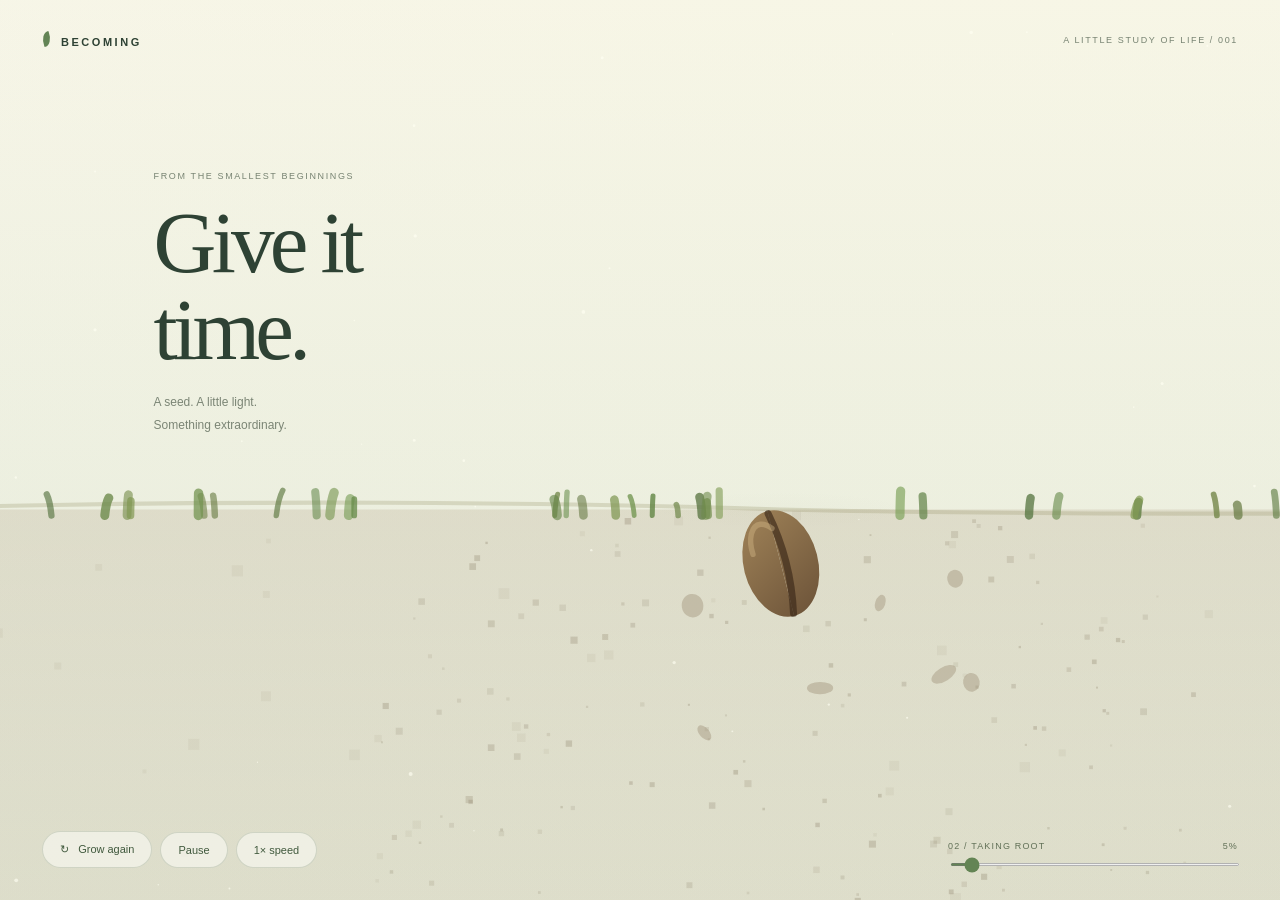
<file: seed-to-tree/index.html>
<!doctype html>
<html lang="en">
<head>
<meta charset="utf-8">
<meta name="viewport" content="width=device-width,initial-scale=1">
<meta name="theme-color" content="#eff0e5">
<title>Becoming — from seed to tree</title>
<style>
  :root { font-family: 'Helvetica Neue', Arial, sans-serif; color: #2e4234; background: #eff0e5; }
  * { box-sizing: border-box; }
  body { margin: 0; overflow: hidden; }
  canvas { position: fixed; inset: 0; width: 100%; height: 100%; }
  main { position: fixed; inset: 0; padding: 32px 42px; pointer-events: none; display: flex; flex-direction: column; justify-content: space-between; }
  header { display: flex; justify-content: space-between; align-items: center; }
  .brand { font-size: 11px; font-weight: 600; letter-spacing: .23em; }
  .brand::before { content: ''; display: inline-block; width: 9px; height: 14px; background: #638455; border-radius: 90% 0 90% 0; margin-right: 10px; transform: rotate(-20deg); }
  .edition, .eyebrow { font-size: 9px; letter-spacing: .18em; text-transform: uppercase; color: #778372; }
  .intro { position: absolute; top: 19%; left: 12vw; }
  h1 { font-family: Georgia, 'Times New Roman', serif; font-weight: 400; font-size: clamp(48px, 6.8vw, 90px); letter-spacing: -.055em; line-height: 1; margin: 18px 0; }
  .intro p { font-size: 12px; line-height: 1.9; color: #7b8575; }
  footer { display: flex; justify-content: space-between; align-items: flex-end; gap: 28px; }
  .controls { pointer-events: auto; display: flex; gap: 8px; align-items: center; }
  button { font: inherit; font-size: 11px; padding: 11px 17px; border-radius: 30px; border: 1px solid #4c674332; background: #f6f6edb8; color: #40593d; cursor: pointer; }
  button:hover { background: #e0e7d5; border-color: #67805c; }
  button:focus-visible, input:focus-visible { outline: 2px solid #587845; outline-offset: 4px; }
  .timeline { width: min(290px, 32vw); pointer-events: auto; }
  .timeline-label { display: flex; justify-content: space-between; font-size: 9px; letter-spacing: .13em; text-transform: uppercase; color: #617057; margin-bottom: 12px; }
  input { display: block; width: 100%; height: 3px; accent-color: #638454; cursor: pointer; }
  @media(max-width: 650px) { main { padding: 24px; } .intro { top: 12%; left: 24px; } h1 { font-size: 49px; } .intro p { font-size: 11px; } .edition { font-size: 8px; letter-spacing: .1em; } footer { flex-wrap: wrap; gap: 20px; } .timeline { width: 100%; order: -1; } button { padding: 10px 15px; } }
</style>
</head>
<body>
<canvas id="scene" role="img" aria-label="Seen close up, a seed swells and splits, sends roots into the earth and pushes a hooked sprout through the soil. The view pulls back as it opens two seed leaves and grows into a branching tree with a sunlit green canopy, hazy hills behind, grass in front, a butterfly, and birds settling in the crown."></canvas>
<main>
  <header><span class="brand">BECOMING</span><span class="edition">A little study of life / 001</span></header>
  <section class="intro"><div class="eyebrow">From the smallest beginnings</div><h1>Give it<br>time.</h1><p>A seed. A little light.<br>Something extraordinary.</p></section>
  <footer>
    <div class="controls"><button id="replay">↻ &nbsp; Grow again</button><button id="pause" aria-pressed="false">Pause</button><button id="speed" aria-label="Playback speed: 1 times">1× speed</button></div>
    <div class="timeline"><div class="timeline-label"><span id="stage">01 / The seed</span><span id="percent">0%</span></div><input id="progress" type="range" min="0" max="1000" value="0" aria-label="Tree growth progress"></div>
  </footer>
</main>
<script>
'use strict';
const canvas = document.querySelector('canvas'), ctx = canvas.getContext('2d');
const progress = document.querySelector('#progress'), pauseButton = document.querySelector('#pause');
const stageLabel = document.querySelector('#stage'), percentLabel = document.querySelector('#percent');
const motionPreference = matchMedia('(prefers-reduced-motion: reduce)');
const duration = 26, TAU = Math.PI * 2;
// Open index.html?t=0.18 to land, paused, on a particular moment of the growth (0 to 1).
const startAt = Number(new URLSearchParams(location.search).get('t')) || 0;
let w = 0, h = 0, dpr = 1, breeze = 0, last = 0, speed = 1, pointerX = 0;
let cx = 0, unit = 1, view = { left: 0, right: 0, top: 0, bottom: 0 };
let elapsed = startAt > 0 ? Math.min(1, startAt) * duration : motionPreference.matches ? duration : 0;
let paused = startAt > 0 || motionPreference.matches;
let seed = 47;
function random() { seed = (seed * 1664525 + 1013904223) >>> 0; return seed / 4294967296; }
const clamp = v => Math.max(0, Math.min(1, v));
const ease = v => { v = clamp(v); return v * v * (3 - 2 * v); };
const mix = (a, b, v) => a + (b - a) * v;
const SEED_Y = 9; // The seed rests just below the soil line; the shoot and roots both leave from it.
const SUN = { x: .233, y: -.973, angle: .235 }; // Light comes from the upper right.

// ---- The tree is generated once. Every branch grows from its parent's endpoint. ----
const branches = [], leaves = [], roots = [];
function branch(x, y, angle, length, thickness, depth, start) {
  const bend = (random() - .5) * length * .38;
  const endX = x + Math.cos(angle) * length, endY = y + Math.sin(angle) * length;
  const node = { x, y, cx: (x + endX) / 2 + bend, cy: (y + endY) / 2, ex: endX, ey: endY, thickness, depth, start, span: depth === 0 ? .21 : .105 + random() * .035, phase: random() * TAU };
  branches.push(node);
  if (depth < 6) {
    const children = depth < 2 ? 3 : 2;
    for (let i = 0; i < children; i++) {
      const offset = children === 3 ? (i - 1) * .55 : (i === 0 ? -.43 : .43);
      let direction = angle + offset + (random() - .5) * .3;
      direction = direction * .84 + (-Math.PI / 2) * .16;
      branch(endX, endY, direction, length * (.63 + random() * .12), thickness * .63, depth + 1, start + node.span * .82);
    }
  }
  // Young stems carry a few juvenile leaves that are shed once the canopy fills in.
  // The outer branches carry the lasting canopy. Each leaf appears just after the growing tip passes it.
  const juvenile = depth < 3, count = juvenile ? (depth === 2 ? 3 : 2) : depth === 6 ? 9 : 4;
  for (let i = 0; i < count; i++) {
    const t = juvenile ? .5 + random() * .45 : .3 + random() * .7, side = random() < .5 ? -1 : 1;
    leaves.push({
      branch: node, t, phase: random() * TAU, drift: random(), tilt: (random() - .5) * 1.6, rim: random() < .25,
      ox: juvenile ? side * (4 + random() * 9) : (random() - .5) * 32, oy: juvenile ? -random() * 8 : (random() - .5) * 25,
      size: juvenile ? 8 + random() * 4 : 6 + random() * 7, angle: juvenile ? side * (.7 + random() * .6) : random() * TAU,
      hue: 77 + random() * 34, light: 28 + random() * 23,
      start: node.start + node.span * (.25 + .75 * t) + random() * .03,
      drop: juvenile ? .5 + depth * .08 + random() * (.1 + depth * .04) : Infinity,
    });
  }
}
branch(0, SEED_Y, -Math.PI / 2 + .035, 112, 12, 0, .09);
const trunk = branches[0];
function root(x, y, angle, length, depth, start) {
  const ex = x + Math.cos(angle) * length, ey = y + Math.sin(angle) * length;
  roots.push({ x, y, ex, ey, cx: (x + ex) / 2 + (random() - .5) * 20, cy: (y + ey) / 2, depth, start });
  if (depth < 3) for (let i = 0; i < 2; i++) root(ex, ey, angle + (i ? .5 : -.5), length * .57, depth + 1, start + .065);
}
for (let i = 0; i < 5; i++) root(0, SEED_Y + 7, .22 + i * .65, 36 + random() * 25, 0, .04 + i * .012);
function point(b, t) { return { x: (1-t)*(1-t)*b.x + 2*(1-t)*t*b.cx + t*t*b.ex, y: (1-t)*(1-t)*b.y + 2*(1-t)*t*b.cy + t*t*b.ey }; }

// ---- The setting: soil, hills, grass, light on the ground, and the creatures' perches. ----
const motes = Array.from({length: 34}, () => ({ x: random(), y: random(), size: .6 + random() * 1.5, phase: random() * TAU }));
const soil = Array.from({length: 330}, () => ({ x: (random() - .5) * 740, y: random() * 150, size: .5 + random() * 1.4 }));
const grains = Array.from({length: 140}, () => ({ x: (random() - .5) * 140, y: 1 + random() * 70, size: .3 + random() * .9, shade: random() }));
const pebbles = Array.from({length: 7}, () => ({ x: (random() - .5) * 110, y: 5 + random() * 45, rx: 1.2 + random() * 1.8, ry: .8 + random() * 1.1, rot: random() * TAU }));
// Crumbs of soil pushed aside when the shoot breaks the surface.
const crumbs = Array.from({length: 8}, (_, i) => ({ dir: (i - 3.5) * 1.6 + (random() - .5) * 1.5, lift: 4 + random() * 7, size: .8 + random() * 1.3, delay: random() * .035 }));
function ridge(base, amp, k1, k2) {
  const p1 = random() * TAU, p2 = random() * TAU, pts = [];
  for (let x = -1300; x <= 1300; x += 40) pts.push({ x, y: base - amp * (.6 * Math.sin(x * k1 + p1) + .4 * Math.sin(x * k2 + p2)) });
  return pts;
}
const hills = [{ pts: ridge(-52, 22, .0035, .009), fill: '#dfe3d3', tint: '#d3d9c8', parallax: .5 }, { pts: ridge(-30, 12, .005, .013), fill: '#d3dac5', tint: '#c4ccb6', parallax: 1 }];
const ridgeY = (pts, x) => { const f = clamp((x + 1300) / 2600) * (pts.length - 1), i = Math.min(pts.length - 2, Math.floor(f)); return mix(pts[i].y, pts[i + 1].y, f - i); };
const silhouettes = Array.from({length: 20}, () => ({ x: (random() - .5) * 1900, far: random() < .4, lobes: Array.from({length: 3}, () => ({ dx: (random() - .5) * 8, dy: -random() * 4, rx: 2.5 + random() * 3, ry: 3.5 + random() * 4.5 })) }));
const grass = Array.from({length: 90}, () => {
  const x = (random() - .5) * 800;
  return { x: Math.abs(x) < 10 ? x + Math.sign(x || 1) * 12 : x, height: 5 + random() * 17, lean: (random() - .5) * 10, phase: random() * TAU, hue: 78 + random() * 18, light: 34 + random() * 14, alpha: .55 + random() * .3, width: .8 + random() * .8 };
});
const dapples = Array.from({length: 40}, () => { const a = random() * TAU, r = Math.sqrt(random()); return { x: Math.cos(a) * r * 85, y: 2 + Math.sin(a) * r * 11, size: 4 + random() * 6, phase: random() * TAU }; });
const dappleSprite = document.createElement('canvas'); dappleSprite.width = dappleSprite.height = 64;
{ const g = dappleSprite.getContext('2d'), grad = g.createRadialGradient(32, 32, 0, 32, 32, 32); grad.addColorStop(0, '#fffbe0'); grad.addColorStop(1, 'rgba(255,251,224,0)'); g.fillStyle = grad; g.fillRect(0, 0, 64, 64); }
// Birds perch on the ends of upper branches; the butterfly rests on a leaf at the crown's sunlit edge.
const perches = branches.filter(b => b.depth === 4 && b.ey < -190).sort((a, b) => a.ex - b.ex);
const birds = [.12, .5, .9].map((f, i) => { const p = perches[Math.floor(f * (perches.length - 1))]; return { arrive: .86 + i * .04, x: p.ex, y: p.ey, from: { x: -700 + i * 60, y: -360 - i * 40 }, facing: i === 2 ? -1 : 1, phase: random() * TAU }; });
{ const b = birds[1]; let best = null, bd = Infinity; for (const c of perches) { const d = Math.hypot(c.ex - b.x, c.ey - b.y); if (d > 25 && d < bd) { bd = d; best = c; } } b.hop = best ? { x: best.ex, y: best.ey } : { x: b.x, y: b.y }; }
const butterflyPerch = leaves.reduce((best, l) => { if (l.branch.depth < 5) return best; const p = point(l.branch, l.t), x = p.x + l.ox, y = p.y + l.oy; return !best || x > best.x ? { x, y } : best; }, null);

// ---- Camera: tight on the seed, pulling back as the tree grows, then settling close on the crown. Keys: [t, zoom, lookX, lookY, anchorY]. ----
const cameraKeys = [[0, 4.5, 0, 6, .58], [.13, 4, 0, 0, .62], [.3, 2.2, 0, -45, .70], [.55, 1.5, 0, -95, .74], [.85, 1.25, 50, -150, .62], [1, 1.32, 55, -155, .61]];
function camera(t) {
  let i = 0; while (i < cameraKeys.length - 2 && t > cameraKeys[i + 1][0]) i++;
  const a = cameraKeys[i], b = cameraKeys[i + 1], k = ease((t - a[0]) / (b[0] - a[0]));
  return { zoom: Math.exp(mix(Math.log(a[1]), Math.log(b[1]), k)) * (w > 650 ? 1 : .72), lookX: mix(a[2], b[2], k), lookY: mix(a[3], b[3], k), anchorY: mix(a[4], b[4], k) };
}
function sway(x, y) {
  const altitude = Math.max(0, -y / 330);
  return x + altitude * altitude * (Math.sin(breeze * .75) * 3 + Math.sin(breeze * 1.13 + y * .008) * 2 + pointerX * 5);
}
// A seedling pushes up through the soil bent double, protecting its tip, then straightens in the light.
// The trunk is sampled along its grown length; the last stretch is bent into an arc of constant curvature.
const TRUNK_SAMPLES = 28;
function trunkPath(amount, hook) {
  const path = [], curl = hook * 2 * clamp((amount - .04) / .08), reach = Math.min(.14, Math.max(0, amount - .05)), from = amount - reach;
  let x = 0, y = 0;
  for (let i = 0; i <= TRUNK_SAMPLES; i++) {
    const s = amount * i / TRUNK_SAMPLES, p = point(trunk, s);
    if (curl <= 0 || s <= from) { path.push(p); x = p.x; y = p.y; continue; }
    const q = point(trunk, amount * (i - 1) / TRUNK_SAMPLES), dx = p.x - q.x, dy = p.y - q.y;
    const turn = curl * (Math.max(from, s - amount / TRUNK_SAMPLES / 2) - from) / reach, heading = Math.atan2(dy, dx) + turn;
    x += Math.hypot(dx, dy) * Math.cos(heading); y += Math.hypot(dx, dy) * Math.sin(heading);
    path.push({ x, y });
  }
  return path;
}
function trunkAt(path, amount, s) {
  if (!(amount > 0)) return point(trunk, 0);
  const f = clamp(s / amount) * TRUNK_SAMPLES, i = Math.min(TRUNK_SAMPLES - 1, Math.floor(f)), k = f - i, a = path[i], b = path[i + 1];
  return { x: mix(a.x, b.x, k), y: mix(a.y, b.y, k) };
}
function drawLeaf(x, y, angle, size, fill, width = 1, alpha = 1, rim = 0) {
  ctx.save(); ctx.globalAlpha = alpha; ctx.translate(sway(x, y), y); ctx.rotate(angle); ctx.scale(size * width, size);
  ctx.beginPath(); ctx.moveTo(0, 0); ctx.bezierCurveTo(-.55, -.45, -.45, -1.1, 0, -1.7); ctx.bezierCurveTo(.65, -.95, .55, -.4, 0, 0); ctx.fillStyle = fill; ctx.fill();
  ctx.beginPath(); ctx.moveTo(0, -.12); ctx.quadraticCurveTo(.08, -.7, 0, -1.42); ctx.lineWidth = .035; ctx.strokeStyle = '#e1eab647'; ctx.stroke();
  if (rim > 0) { ctx.beginPath(); ctx.moveTo(0, -1.7); ctx.bezierCurveTo(.65, -.95, .55, -.4, 0, 0); ctx.lineWidth = .07; ctx.strokeStyle = `rgba(244,248,207,${rim})`; ctx.stroke(); }
  ctx.restore();
}

// ---- Scene pieces ----
function drawBackground(t, cam, groundY) {
  const alpha = ease((t - .1) / .25); if (!alpha) return;
  const zoomBg = cam.zoom ** .25;
  for (const hill of hills) {
    ctx.save(); ctx.globalAlpha = alpha; ctx.translate(cx - pointerX * 14 * hill.parallax - cam.lookX * unit * cam.zoom * .3, groundY); ctx.scale(unit * zoomBg, unit * zoomBg);
    ctx.beginPath(); ctx.moveTo(-1300, 60); for (const p of hill.pts) ctx.lineTo(p.x, p.y); ctx.lineTo(1300, 60); ctx.closePath(); ctx.fillStyle = hill.fill; ctx.fill();
    ctx.fillStyle = hill.tint; ctx.strokeStyle = hill.tint; ctx.lineWidth = 1; ctx.globalAlpha = alpha * .7;
    for (const s of silhouettes) { // small clumps of distant trees along the ridge
      if (s.far !== (hill.parallax < 1) || Math.abs(s.x) > 1000) continue;
      const y = ridgeY(hill.pts, s.x) + 1;
      ctx.beginPath(); ctx.moveTo(s.x, y); ctx.lineTo(s.x, y - 6); ctx.stroke();
      for (const l of s.lobes) { ctx.beginPath(); ctx.ellipse(s.x + l.dx, y - 6.5 + l.dy, l.rx, l.ry, 0, 0, TAU); ctx.fill(); }
    }
    ctx.restore();
  }
}
function drawGround(t, canopy) {
  const glow = .7 + .3 * canopy;
  // A soft pool of sunlight behind the crown.
  const sun = ctx.createRadialGradient(55, -230, 0, 0, -180, 320);
  sun.addColorStop(0, `rgba(255,253,229,${.69 * glow})`); sun.addColorStop(.5, `rgba(249,247,215,${.27 * glow})`); sun.addColorStop(1, 'rgba(249,247,215,0)');
  ctx.fillStyle = sun; ctx.fillRect(view.left, view.top, view.right - view.left, view.bottom - view.top);
  const earth = ctx.createLinearGradient(0, 0, 0, 140); earth.addColorStop(0, '#c1b69e55'); earth.addColorStop(1, '#c1b69e00'); ctx.fillStyle = earth; ctx.fillRect(view.left, 0, view.right - view.left, view.bottom);
  ctx.strokeStyle = '#9a98704a'; ctx.lineWidth = .7; ctx.beginPath(); ctx.moveTo(view.left, 0); ctx.bezierCurveTo(-190, 1, -90, -3, 0, 0); ctx.bezierCurveTo(90, 2, 240, -1, view.right, 0); ctx.stroke();
  ctx.fillStyle = '#8b7c5e15'; for (const s of soil) ctx.fillRect(s.x, s.y, s.size, s.size);
  for (const g of grains) { ctx.fillStyle = `rgba(110,95,70,${.1 + .14 * g.shade})`; ctx.fillRect(g.x, g.y, g.size, g.size); }
  ctx.fillStyle = '#a89b8380'; for (const p of pebbles) { ctx.beginPath(); ctx.ellipse(p.x, p.y, p.rx, p.ry, p.rot, 0, TAU); ctx.fill(); }
  // The shadow spreads and deepens with the crown; dappled light flickers through it.
  const crown = .25 + .75 * ease((t - .15) / .6);
  const shadow = ctx.createRadialGradient(0, 2, 1, 0, 2, 90); shadow.addColorStop(0, '#5f66432a'); shadow.addColorStop(1, '#5f664300');
  ctx.save(); ctx.scale(crown, .14 * crown); ctx.globalAlpha = crown * (.45 + .55 * canopy); ctx.fillStyle = shadow; ctx.fillRect(-90, -90, 180, 180); ctx.restore();
  if (canopy > 0) {
    for (const d of dapples) { ctx.globalAlpha = .16 * canopy * (.6 + .4 * Math.sin(breeze * 1.1 + d.phase)); ctx.drawImage(dappleSprite, d.x - d.size, d.y - d.size * .35, d.size * 2, d.size * .7); }
    ctx.globalAlpha = 1;
  }
}
function drawRoots(t) {
  for (const r of roots) {
    const amount = ease((t - r.start) / .13); if (!amount) continue;
    const p = point(r, amount); ctx.beginPath(); ctx.moveTo(r.x, r.y); ctx.quadraticCurveTo(r.x + (r.cx-r.x)*amount, r.y + (r.cy-r.y)*amount, p.x, p.y); ctx.strokeStyle = '#86765780'; ctx.lineWidth = 2.6 / (r.depth + 1); ctx.lineCap = 'round'; ctx.stroke();
  }
}
// The seed swells as it takes up water, cracks along its seam, and is pushed open by the shoot.
function drawSeed(t) {
  const alpha = 1 - ease((t - .5) / .3); if (alpha <= 0) return;
  const swell = 1 + .14 * ease(t / .06) - .08 * ease((t - .25) / .3), crack = ease((t - .03) / .03), split = ease((t - .085) / .05);
  ctx.save(); ctx.globalAlpha = alpha; ctx.translate(0, SEED_Y); ctx.rotate(-.25); ctx.scale(swell, swell);
  for (const side of [-1, 1]) {
    ctx.save(); ctx.translate(0, 8); ctx.rotate(side * split * .3); ctx.translate(0, -8);
    ctx.beginPath(); ctx.ellipse(0, 0, 5.5, 8, 0, side < 0 ? Math.PI / 2 : -Math.PI / 2, side < 0 ? Math.PI * 1.5 : Math.PI / 2); ctx.closePath();
    const coat = ctx.createLinearGradient(-5, -8, 5, 8); coat.addColorStop(0, '#a08358'); coat.addColorStop(1, '#6b5238'); ctx.fillStyle = coat; ctx.fill();
    ctx.restore();
  }
  ctx.strokeStyle = `rgba(58, 40, 24, ${(.25 + .55 * crack) * (1 - split)})`; ctx.lineWidth = .6 + crack * .6;
  ctx.beginPath(); ctx.moveTo(0, -7.6); ctx.quadraticCurveTo(1.6, 0, 0, 7.6); ctx.stroke();
  ctx.strokeStyle = '#d6bb8a66'; ctx.lineWidth = .8; ctx.beginPath(); ctx.ellipse(-1.2, -2, 2.4, 4.4, -.15, Math.PI * 1.05, Math.PI * 1.75); ctx.stroke();
  ctx.restore();
}
function drawCrumbs(t) {
  for (const c of crumbs) {
    const p = (t - .125 - c.delay) / .1; if (p <= 0 || p >= 1) continue;
    ctx.globalAlpha = 1 - p * p; ctx.fillStyle = '#7d6a4b'; ctx.beginPath();
    ctx.arc(c.dir * (.5 + 1.8 * p), -c.lift * 4 * p * (1 - p) + p * 1.2, c.size, 0, TAU); ctx.fill();
  }
  ctx.globalAlpha = 1;
}
function drawTree(t, path, grown, hook) {
  const flare = .8 * ease((t - .4) / .45);
  for (const b of branches) {
    const amount = ease((t - b.start) / b.span); if (!amount) continue;
    const thickening = .16 + .84 * ease((t - b.start) / .65);
    const at = b.depth === 0 ? s => trunkAt(path, amount, s) : s => point(b, s);
    // Short tapered segments keep the growing tip fine and organic.
    const steps = 14;
    for (let i = 0; i < steps; i++) {
      const a = at(amount * i / steps), z = at(amount * (i + 1) / steps);
      let width = Math.max(.35, b.thickness * thickening * (1 - .4 * i / steps));
      if (b.depth === 0) width *= 1 + flare * Math.max(0, 1 - i / 3); // the base flares as the tree matures
      const ax = sway(a.x, a.y), zx = sway(z.x, z.y);
      ctx.beginPath(); ctx.moveTo(ax, a.y); ctx.lineTo(zx, z.y);
      ctx.lineWidth = width; ctx.lineCap = 'round';
      ctx.strokeStyle = b.depth > 3 ? '#738044' : '#726443'; ctx.stroke();
      if (b.depth < 3) { // lit edge toward the sun, shaded edge away from it
        ctx.lineWidth = width * .17;
        ctx.beginPath(); ctx.moveTo(ax + width * .19, a.y); ctx.lineTo(zx + width * .19, z.y); ctx.strokeStyle = '#c9b18373'; ctx.stroke();
        ctx.beginPath(); ctx.moveTo(ax - width * .22, a.y); ctx.lineTo(zx - width * .22, z.y); ctx.strokeStyle = '#4a3d2a40'; ctx.stroke();
      }
    }
  }
}
// Two seed leaves ride up folded on the hook, open once the stem stands, then yellow and drop
// as the first true leaves take over. They stay at their node while the stem grows on above them.
function drawCotyledons(t, path, grown) {
  const size = 15 * ease((t - .12) / .09), fall = (t - .42) / .09;
  if (size <= 0 || fall >= 1) return;
  const open = ease((t - .19) / .09), wither = ease((t - .32) / .08);
  const node = Math.min(grown, .45), a = trunkAt(path, grown, node), b = trunkAt(path, grown, Math.max(0, node - .02));
  const up = Math.atan2(a.y - b.y, a.x - b.x) + Math.PI / 2, spread = .1 + open * .95 + wither * .45;
  for (const side of [-1, 1]) {
    let x = a.x, y = a.y, angle = up + side * spread, alpha = 1;
    if (fall > 0) { x += side * 6 * fall + Math.sin(fall * 8 + side) * 6 * fall; y += ease(fall) * (3 - y); angle += side * fall * 2; alpha = 1 - fall * fall; }
    const lit = .5 + .5 * Math.cos(angle - SUN.angle);
    const fill = `hsl(${mix(84, 52, wither)} ${mix(34, 42, wither)}% ${mix(40, 56, wither) + (lit - .5) * 10}%)`;
    drawLeaf(x, y, angle, size * (side < 0 ? .92 : 1.05) * (1 - .1 * wither), fill, 1.15, alpha, .4 * clamp((lit - .7) / .3));
  }
}
function drawLeaves(t) {
  for (const l of leaves) {
    const size = ease((t - l.start) / .115), fall = (t - l.drop) / .09; if (!size || fall >= 1) continue;
    // Leaves unfurl from a tight roll, deepen from pale new growth to full green, and the juvenile ones yellow and drop.
    const unfurl = ease((t - l.start) / .2), mature = ease((t - l.start - .06) / .22), wither = ease((t - l.drop + .08) / .08);
    const p = point(l.branch, l.t);
    let x = p.x + l.ox * size, y = p.y + l.oy * size, alpha = 1, side = l.ox < 0 ? -1 : 1;
    let angle = l.angle + (1 - unfurl) * .6 * side + Math.sin(breeze * 1.4 + l.phase) * .07 + wither * .45 * side;
    // Leaves that face the sun, and the side of the crown toward it, catch more light.
    const lit = .5 + .5 * Math.cos(angle - SUN.angle + l.tilt);
    const facing = l.drop === Infinity ? clamp(.5 + (p.x * SUN.x + (p.y + 190) * SUN.y) / 240) : .5;
    const hue = mix(mix(l.hue + 16, l.hue, mature), 46, wither);
    const light = mix(mix(l.light + 16, l.light, mature), 50, wither) + (lit - .5) * 10 + (facing - .5) * 16;
    const sat = mix(32, 42, wither) + (facing - .5) * 8;
    if (fall > 0) {
      x += Math.sin(fall * 9 + l.phase) * 7 * fall + fall * 10; y += ease(fall) * (2 + l.drift * 6 - y); angle += fall * 2.5 * side; alpha = 1 - fall * fall;
    } else {
      ctx.beginPath(); ctx.moveTo(sway(p.x, p.y), p.y); ctx.lineTo(sway(x, y), y); ctx.strokeStyle = '#7d8b4d77'; ctx.lineWidth = .45; ctx.stroke();
    }
    drawLeaf(x, y, angle, l.size * size * (1 - .12 * wither), `hsl(${hue} ${sat}% ${light}%)`, .3 + .7 * unfurl, alpha, l.rim ? .45 * clamp((lit - .75) / .25) : 0);
  }
}
// Shafts of light through the canopy, angled with the sun.
function drawRays(canopy) {
  if (!canopy) return;
  for (let i = 0; i < 5; i++) {
    const x0 = -80 + i * 42, a = .09 * canopy * (.7 + .3 * Math.sin(breeze * .4 + i * 1.7));
    const g = ctx.createLinearGradient(x0 + 60, -260, x0, 0); g.addColorStop(0, `rgba(255,250,208,${a})`); g.addColorStop(1, 'rgba(255,250,208,0)');
    ctx.fillStyle = g; ctx.beginPath(); ctx.moveTo(x0 + 95, -420); ctx.lineTo(x0 + 105, -420); ctx.lineTo(x0 + 16, 0); ctx.lineTo(x0 - 16, 0); ctx.closePath(); ctx.fill();
  }
}
function drawGrass(t) {
  const growth = .15 + .85 * ease((t - .05) / .5);
  ctx.save(); ctx.translate(-pointerX * 5, 0); ctx.lineCap = 'round';
  for (const g of grass) {
    if (g.x < view.left - 20 || g.x > view.right + 20) continue;
    const hgt = g.height * growth, lean = g.lean * growth + Math.sin(breeze * 1.6 + g.phase) * hgt * .18 + pointerX * hgt * .25;
    ctx.beginPath(); ctx.moveTo(g.x, 1); ctx.quadraticCurveTo(g.x + lean * .3, -hgt * .55, g.x + lean, -hgt);
    ctx.strokeStyle = `hsla(${g.hue}, 30%, ${g.light}%, ${g.alpha})`; ctx.lineWidth = g.width; ctx.stroke();
  }
  ctx.restore();
}
// A butterfly wanders over the crown once the leaves are in, resting now and then on a sunlit leaf.
function drawButterfly(t) {
  const presence = ease((t - .6) / .06); if (!presence || !butterflyPerch) return;
  const b = breeze, cycle = b % 12, perching = ease((cycle - 7.2) / .8) * (1 - ease((cycle - 11) / .8));
  const fx = 10 + 95 * Math.sin(b * .37) + 6 * Math.sin(b * 4.1), fy = -215 + 50 * Math.sin(b * .53 + 1) + 5 * Math.sin(b * 3.3);
  const vx = 95 * .37 * Math.cos(b * .37) + 6 * 4.1 * Math.cos(b * 4.1), vy = 50 * .53 * Math.cos(b * .53 + 1) + 5 * 3.3 * Math.cos(b * 3.3);
  const hf = Math.atan2(vy, vx), hx = mix(Math.cos(hf), 0, perching), hy = mix(Math.sin(hf), -1, perching);
  const x = mix(fx, butterflyPerch.x, perching), y = mix(fy, butterflyPerch.y - 1, perching);
  const flap = mix(.25 + .75 * Math.abs(Math.sin(b * 17)), .2 + .3 * (.5 + .5 * Math.sin(b * 2)), perching);
  ctx.save(); ctx.globalAlpha = presence; ctx.translate(sway(x, y), y); ctx.rotate(Math.atan2(hy, hx)); ctx.scale(2.2, 2.2);
  ctx.lineWidth = .22; ctx.strokeStyle = '#6b5238';
  for (const s of [-1, 1]) {
    ctx.fillStyle = '#f2c96a';
    ctx.beginPath(); ctx.ellipse(.5, s * 2.1 * flap, 2.5, 1.9 * flap, s * .35, 0, TAU); ctx.fill(); ctx.stroke();
    ctx.beginPath(); ctx.ellipse(-1.4, s * 1.7 * flap, 1.9, 1.4 * flap, -s * .3, 0, TAU); ctx.fill(); ctx.stroke();
    ctx.fillStyle = '#6b5238'; ctx.beginPath(); ctx.ellipse(1.4, s * 2.7 * flap, .5, .4 * flap, 0, 0, TAU); ctx.fill();
  }
  ctx.strokeStyle = '#4a3a2a'; ctx.lineWidth = .8; ctx.beginPath(); ctx.moveTo(-2, 0); ctx.lineTo(2, 0); ctx.stroke();
  ctx.lineWidth = .2; ctx.beginPath(); ctx.moveTo(2, 0); ctx.lineTo(3.3, -.9); ctx.moveTo(2, 0); ctx.lineTo(3.3, .9); ctx.stroke();
  ctx.restore();
}
function drawBird(x, y, s, flying, flap, headTurn, tailFlick) {
  ctx.save(); ctx.translate(sway(x, y), y); ctx.scale(s * 1.4, 1.4); ctx.lineCap = 'round';
  if (flying) {
    ctx.fillStyle = '#3f4a3c'; ctx.beginPath(); ctx.ellipse(0, 0, 4, 1.9, 0, 0, TAU); ctx.fill();
    ctx.strokeStyle = '#3f4a3c'; ctx.lineWidth = 1.3;
    ctx.beginPath(); ctx.moveTo(.5, -.5); ctx.quadraticCurveTo(-1, -1 - 3 * flap, -3.5, -.5 - 6.5 * flap); ctx.stroke();
    ctx.beginPath(); ctx.moveTo(.5, -.5); ctx.quadraticCurveTo(2.5, -1 - 2.5 * flap, 4.5, -.5 - 5 * flap); ctx.stroke();
    ctx.beginPath(); ctx.moveTo(-3.5, 0); ctx.lineTo(-6, .8); ctx.stroke();
  } else {
    ctx.strokeStyle = '#4a3d2a'; ctx.lineWidth = .6; ctx.beginPath(); ctx.moveTo(-.8, 2.6); ctx.lineTo(-.8, 4); ctx.moveTo(.8, 2.6); ctx.lineTo(.8, 4); ctx.stroke();
    ctx.strokeStyle = '#3f4a3c'; ctx.lineWidth = 1.4; ctx.beginPath(); ctx.moveTo(-3.6, .6); ctx.lineTo(-7.2, 2.2 - tailFlick * 2.5); ctx.stroke();
    ctx.fillStyle = '#3f4a3c'; ctx.beginPath(); ctx.ellipse(0, 0, 4.4, 2.9, -.3, 0, TAU); ctx.fill();
    ctx.fillStyle = '#c98a5a'; ctx.beginPath(); ctx.ellipse(1.2, .9, 2.6, 1.9, -.2, 0, TAU); ctx.fill();
    const hx = 3.4 + headTurn * .6;
    ctx.fillStyle = '#3f4a3c'; ctx.beginPath(); ctx.arc(hx, -2.6, 2.2, 0, TAU); ctx.fill();
    ctx.fillStyle = '#d9a441'; ctx.beginPath(); ctx.moveTo(hx + 1.8, -2.9); ctx.lineTo(hx + 3.8 + headTurn * .8, -2.2); ctx.lineTo(hx + 1.8, -1.7); ctx.closePath(); ctx.fill();
    ctx.fillStyle = '#f1f1e6'; ctx.beginPath(); ctx.arc(hx + .6, -3, .5, 0, TAU); ctx.fill();
  }
  ctx.restore();
}
// Three birds fly in from the left as the canopy completes and settle on the upper branches.
function drawBirds(t) {
  for (const bird of birds) {
    const f = (t - bird.arrive) / .05; if (f <= 0) continue;
    const flap = .5 + .5 * Math.sin(breeze * 14 + bird.phase);
    if (f < 1) {
      const k = ease(f), mx = mix(bird.from.x, bird.x, .5), my = Math.min(bird.from.y, bird.y) - 60;
      drawBird((1-k)*(1-k)*bird.from.x + 2*(1-k)*k*mx + k*k*bird.x, (1-k)*(1-k)*bird.from.y + 2*(1-k)*k*my + k*k*bird.y, 1, true, flap, 0, 0);
      continue;
    }
    let x = bird.x, y = bird.y, flying = false, s = bird.facing;
    if (bird.hop) { // this one hops between two branch ends every few seconds
      const cycle = Math.floor(breeze / 9), p = ease((breeze % 9) / .7), from = cycle % 2 ? bird.hop : bird, to = cycle % 2 ? bird : bird.hop;
      x = mix(from.x, to.x, p); y = mix(from.y, to.y, p) - Math.sin(p * Math.PI) * 12; flying = p > 0 && p < 1; s = Math.sign(to.x - from.x) || 1;
    }
    const headTurn = clamp((Math.sin(breeze * .9 + bird.phase) - .5) * 4), tailFlick = Math.max(0, Math.sin(breeze * 2.3 + bird.phase * 2)) ** 8;
    drawBird(x, y - (flying ? 0 : 5.6), s, flying, flap, headTurn, tailFlick);
  }
}

function draw() {
  const t = elapsed / duration, canopy = ease((t - .5) / .4);
  ctx.clearRect(0, 0, w, h);
  const bg = ctx.createLinearGradient(0, 0, 0, h); bg.addColorStop(0, '#f6f5ea'); bg.addColorStop(.64, '#e9eddf'); bg.addColorStop(1, '#e2e5d4'); ctx.fillStyle = bg; ctx.fillRect(0, 0, w, h);
  cx = w * (w > 650 ? .61 : .45); // the crown leans right, so phones centre the tree further left
  unit = Math.min(w / (w > 650 ? 800 : 470), h / (w > 650 ? 650 : 820));
  const cam = camera(t), scale = unit * cam.zoom, groundY = cam.anchorY * h - cam.lookY * scale;
  view = { left: cam.lookX - cx / scale, right: cam.lookX + (w - cx) / scale, top: -groundY / scale, bottom: (h - groundY) / scale };
  drawBackground(t, cam, groundY);
  ctx.save(); ctx.translate(cx - cam.lookX * scale, groundY); ctx.scale(scale, scale);
  drawGround(t, canopy);
  drawRoots(t);
  drawSeed(t);
  const grown = ease((t - trunk.start) / trunk.span), hook = 1 - ease((t - .165) / .08), path = trunkPath(grown, hook);
  drawTree(t, path, grown, hook);
  drawCotyledons(t, path, grown);
  drawCrumbs(t);
  drawLeaves(t);
  drawRays(canopy);
  drawBirds(t);
  drawButterfly(t);
  drawGrass(t);
  ctx.restore();
  for (const m of motes) {
    const x = (m.x * w + Math.sin(breeze * .16 + m.phase) * 25 + w) % w, y = (m.y * h - breeze * (2 + m.size) % h + h) % h;
    ctx.beginPath(); ctx.arc(x, y, m.size, 0, TAU); ctx.fillStyle = '#fffff3a0'; ctx.fill();
  }
  progress.value = String(Math.round(t * 1000));
  percentLabel.textContent = Math.round(t * 100) + '%';
  const stage = t < .04 ? '01 / The seed' : t < .125 ? '02 / Taking root' : t < .3 ? '03 / Breaking ground' : t < .55 ? '04 / Reaching up' : t < .86 ? '05 / Unfolding' : '06 / A tree, at last';
  if (stageLabel.textContent !== stage) stageLabel.textContent = stage;
}
function resize() { w = innerWidth; h = innerHeight; dpr = Math.min(devicePixelRatio || 1, 2); canvas.width = Math.round(w * dpr); canvas.height = Math.round(h * dpr); ctx.setTransform(dpr, 0, 0, dpr, 0, 0); draw(); }
function updatePause() { pauseButton.textContent = paused ? 'Play' : 'Pause'; pauseButton.setAttribute('aria-pressed', String(paused)); }
function frame(now) { const dt = Math.min((now - last) / 1000, .05); last = now; if (!paused && !document.hidden) { elapsed = Math.min(duration, elapsed + dt * speed); breeze += dt; draw(); } requestAnimationFrame(frame); }
document.querySelector('#replay').addEventListener('click', () => { elapsed = 0; paused = false; updatePause(); draw(); });
pauseButton.addEventListener('click', () => { paused = !paused; updatePause(); });
document.querySelector('#speed').addEventListener('click', event => { speed = speed === 1 ? 2 : speed === 2 ? .5 : 1; event.currentTarget.textContent = speed + '× speed'; event.currentTarget.setAttribute('aria-label', 'Playback speed: ' + speed + ' times'); });
progress.addEventListener('input', () => { elapsed = Number(progress.value) / 1000 * duration; draw(); });
addEventListener('pointermove', event => { pointerX = event.clientX / w - .5; });
addEventListener('resize', resize);
motionPreference.addEventListener('change', event => { paused = event.matches; if (paused) elapsed = duration; updatePause(); draw(); });
updatePause(); resize(); requestAnimationFrame(frame);
</script>
</body>
</html>
</file>
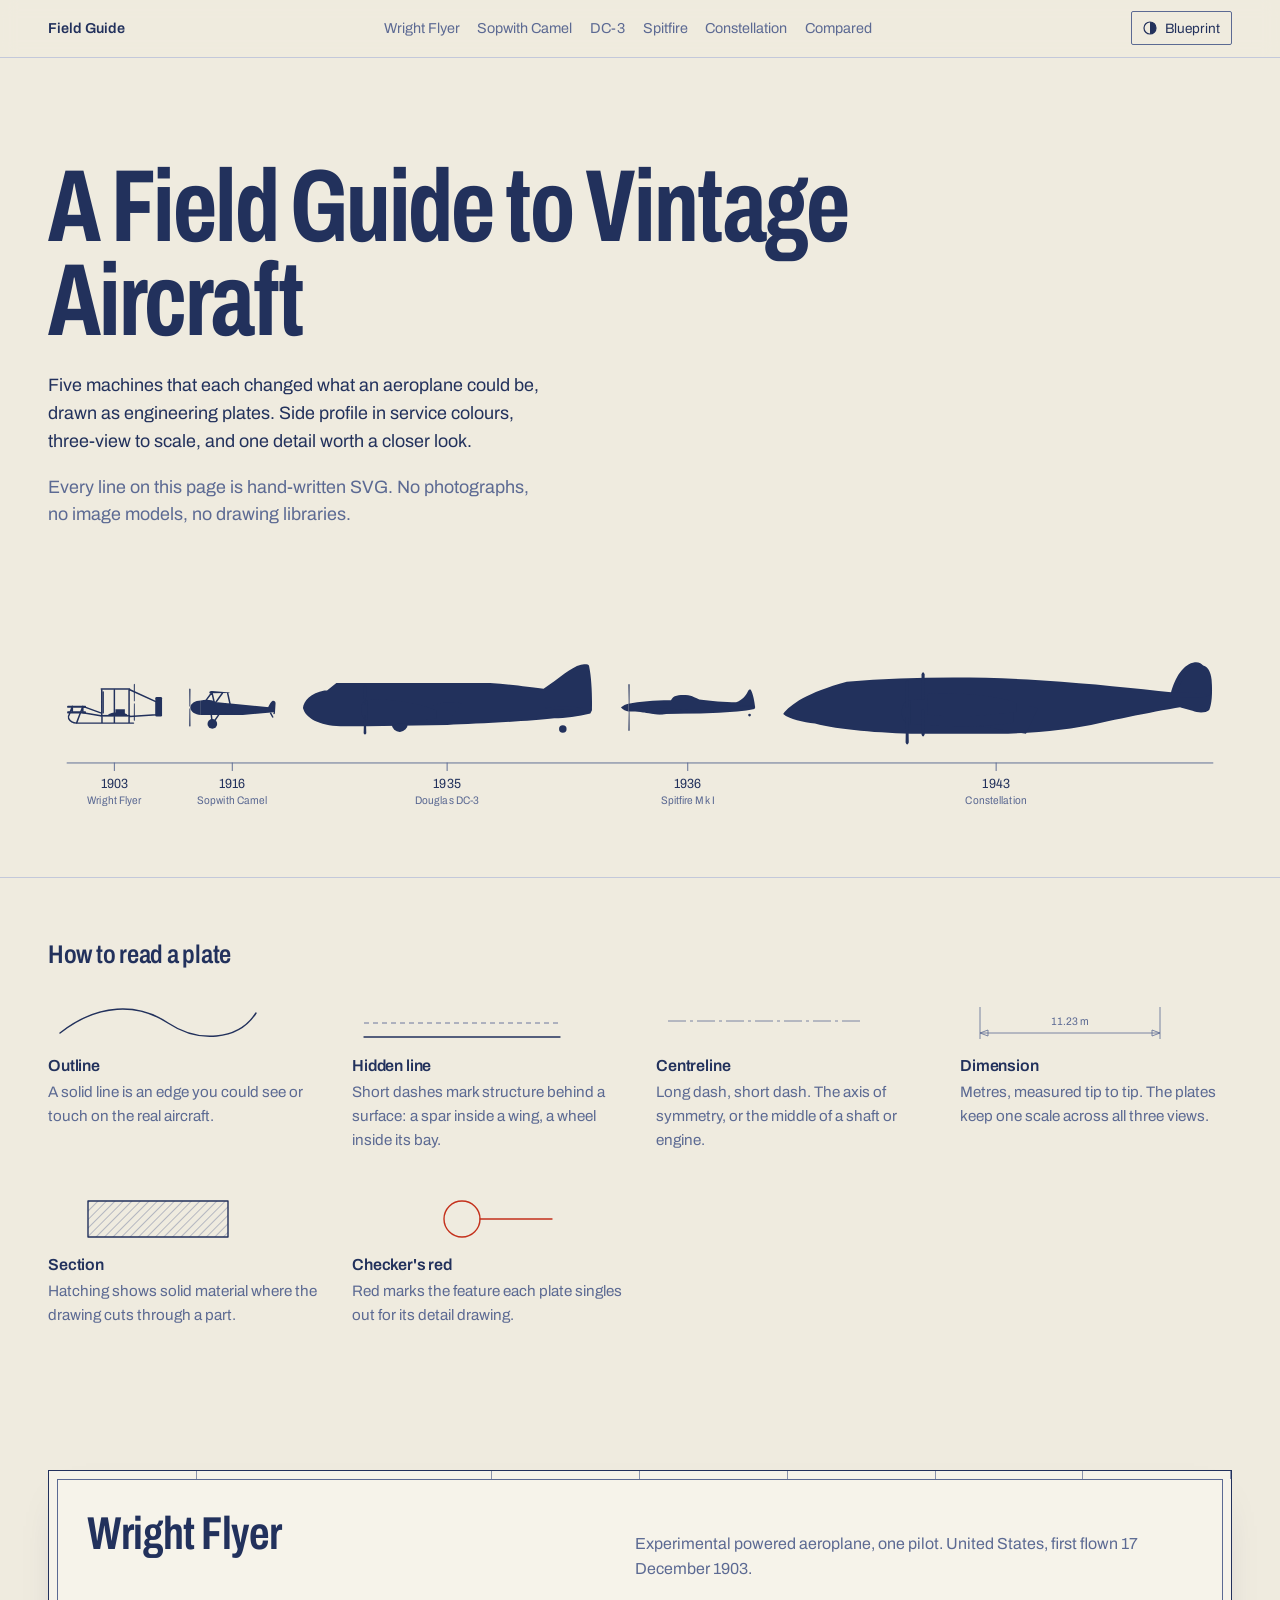
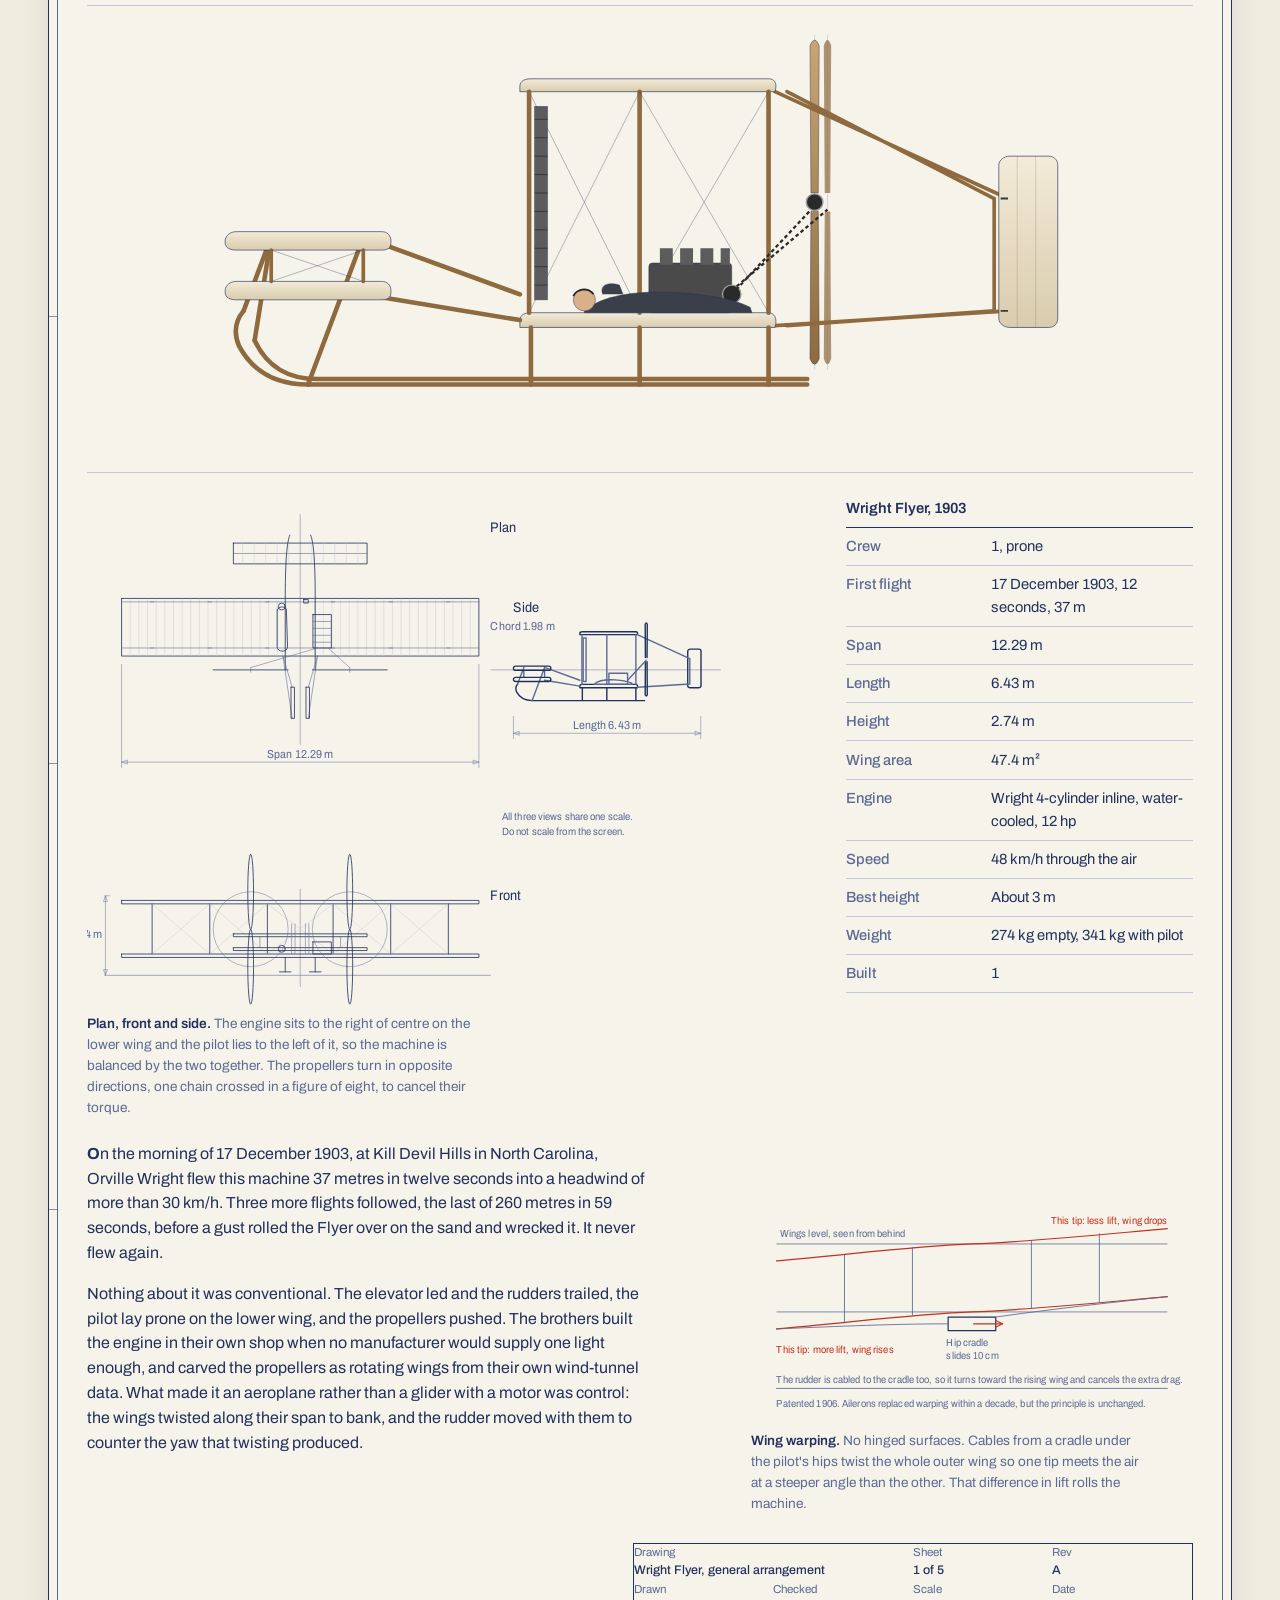
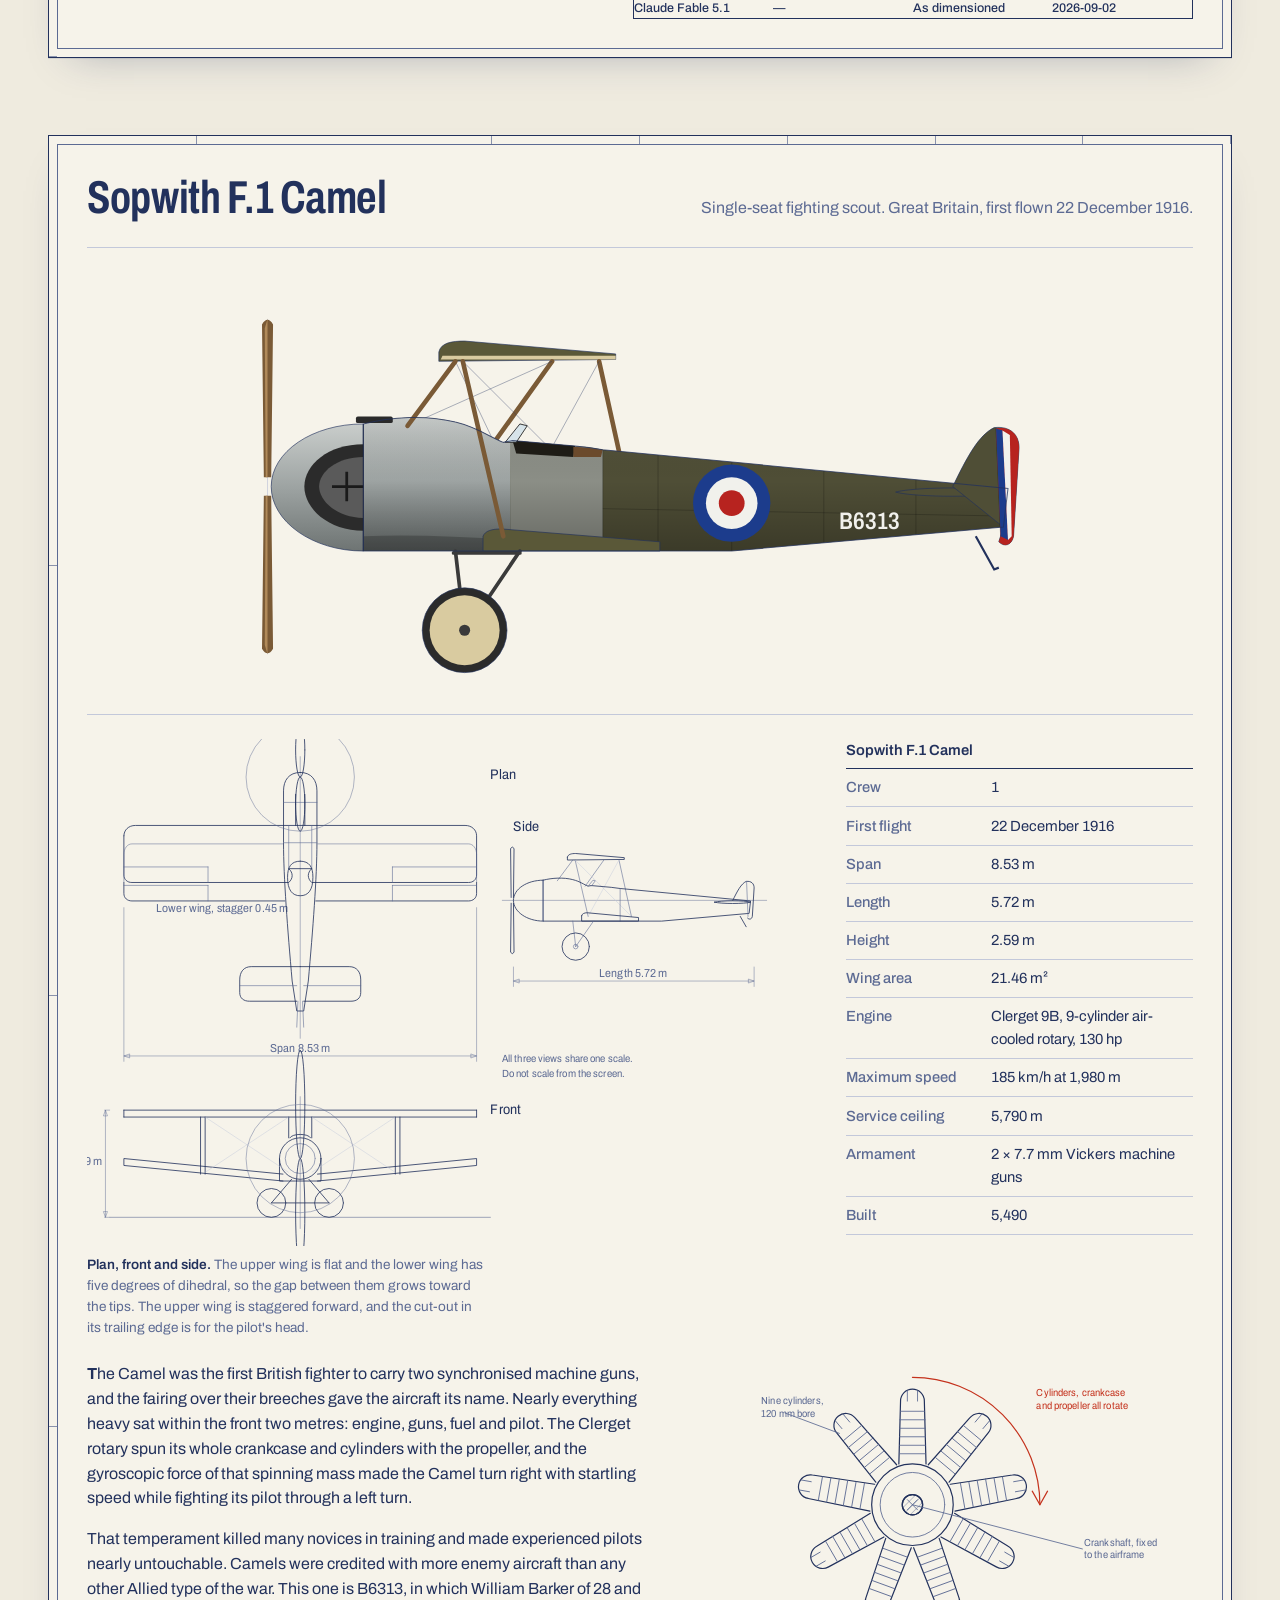
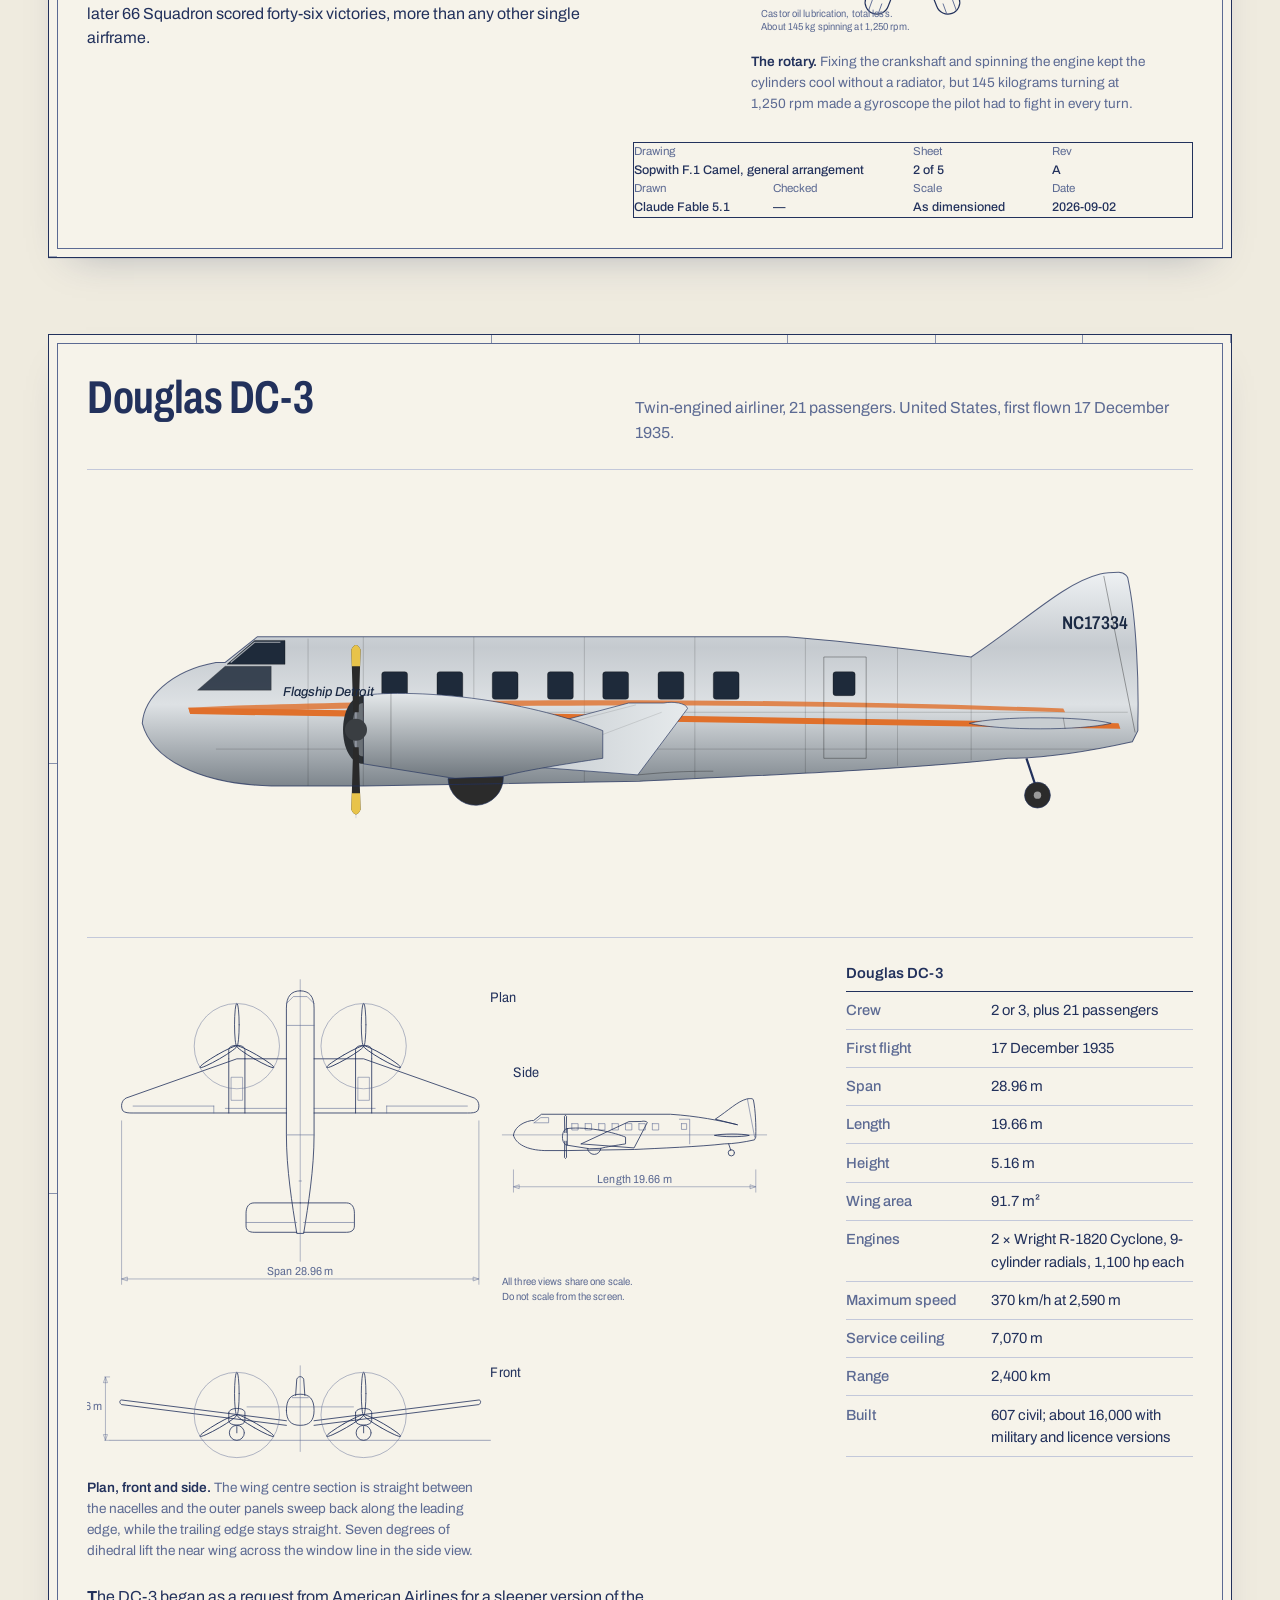
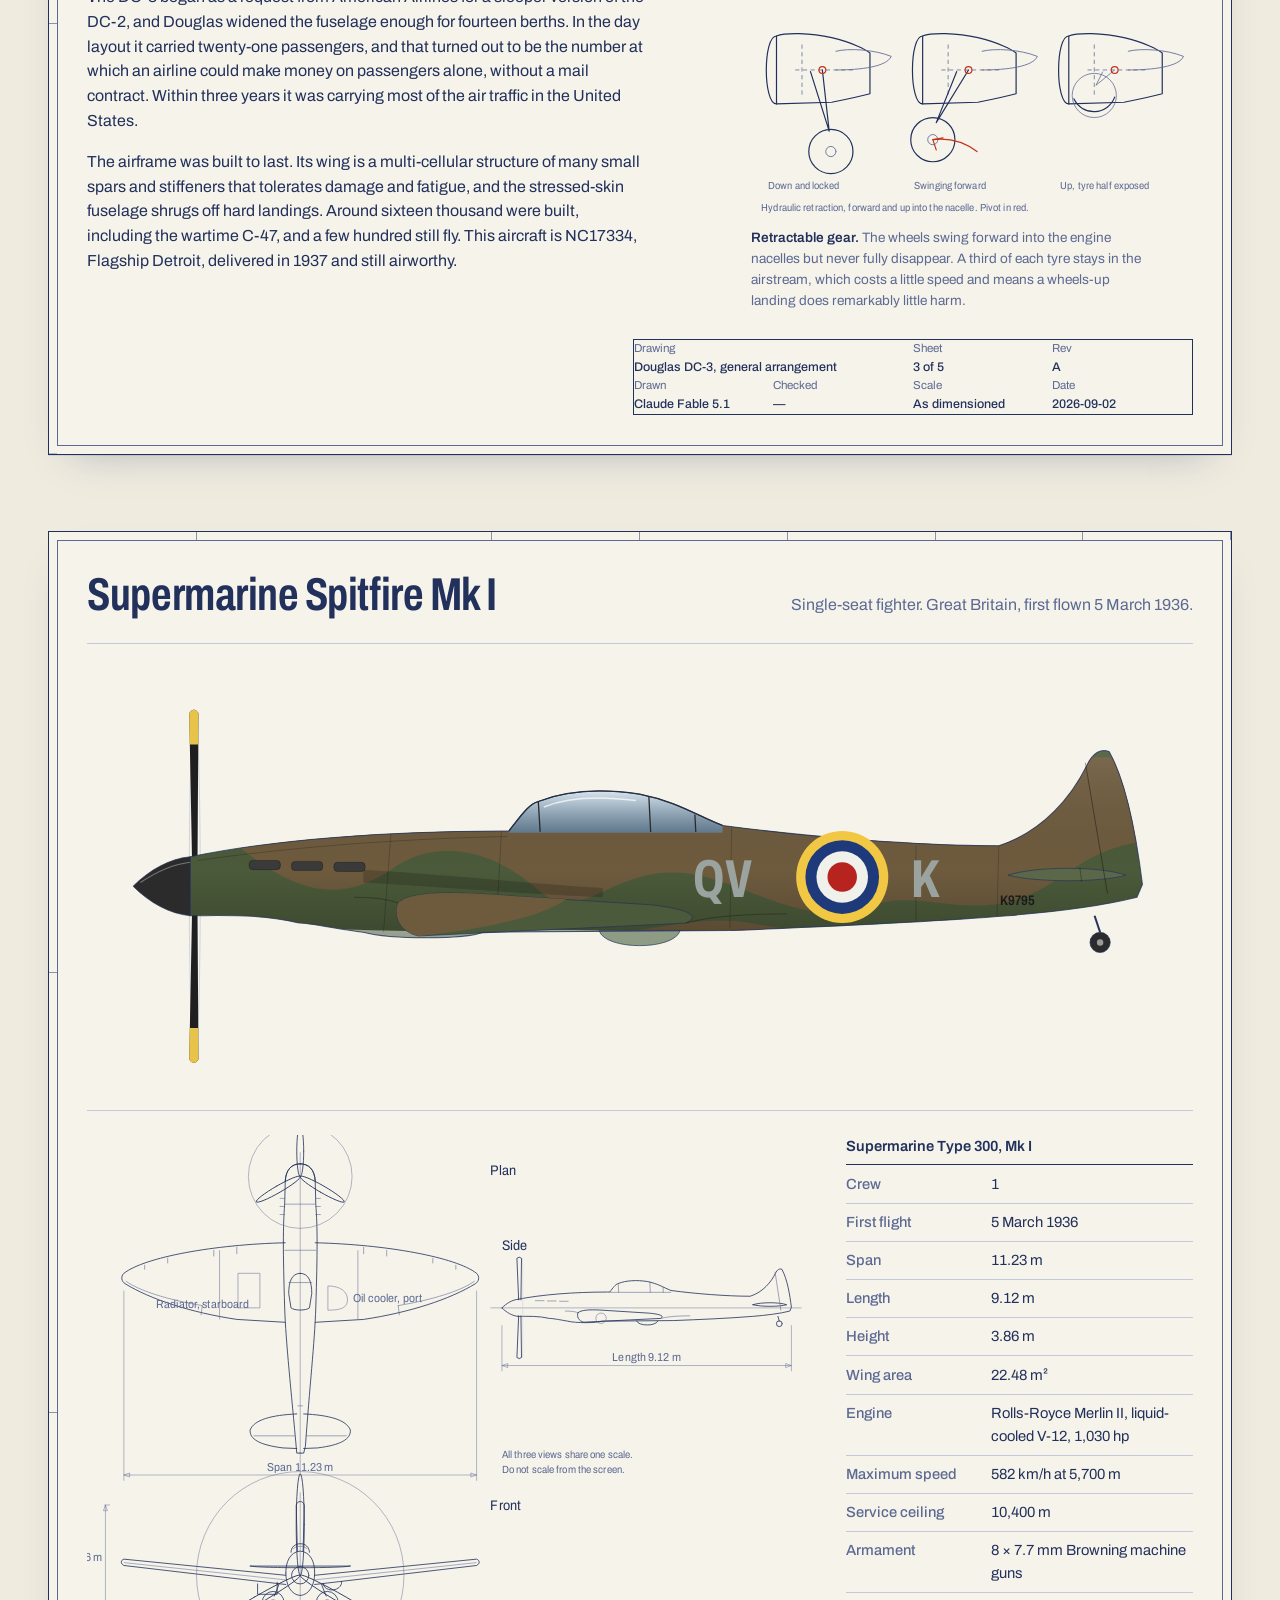
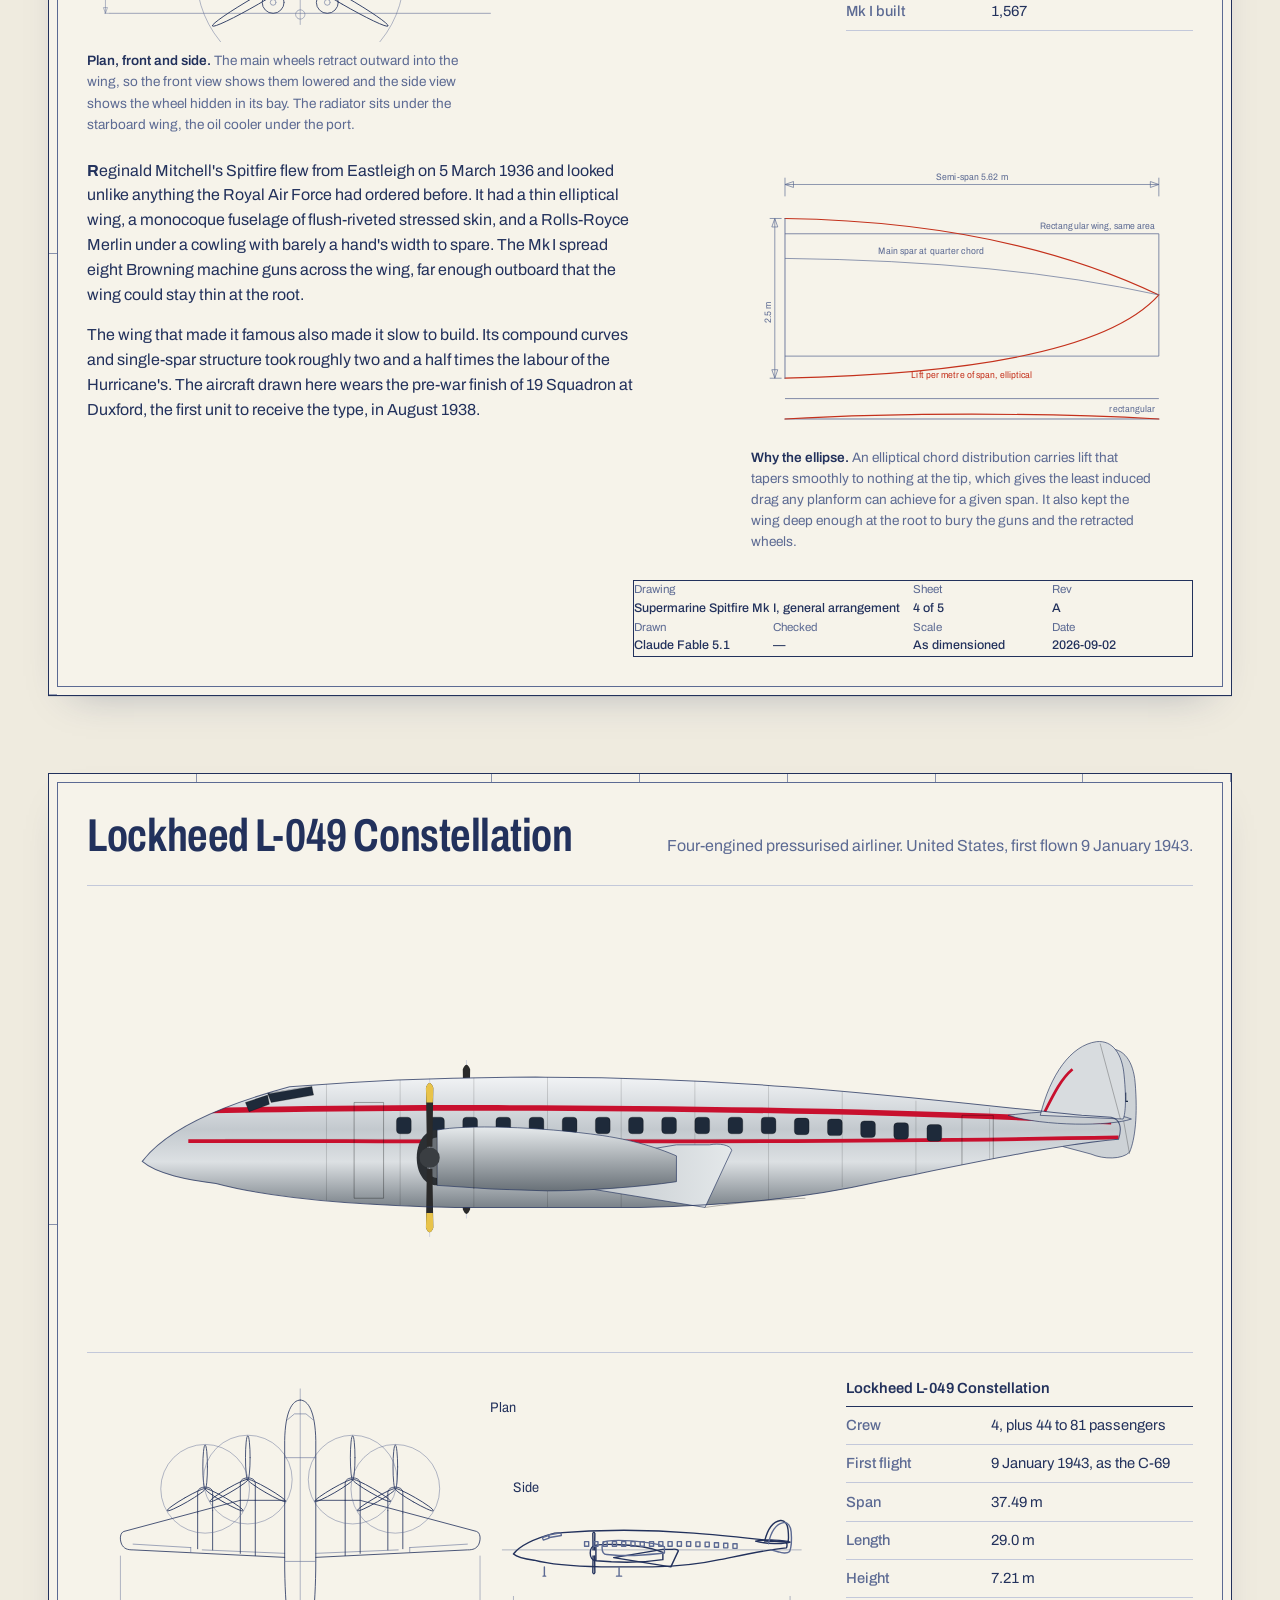
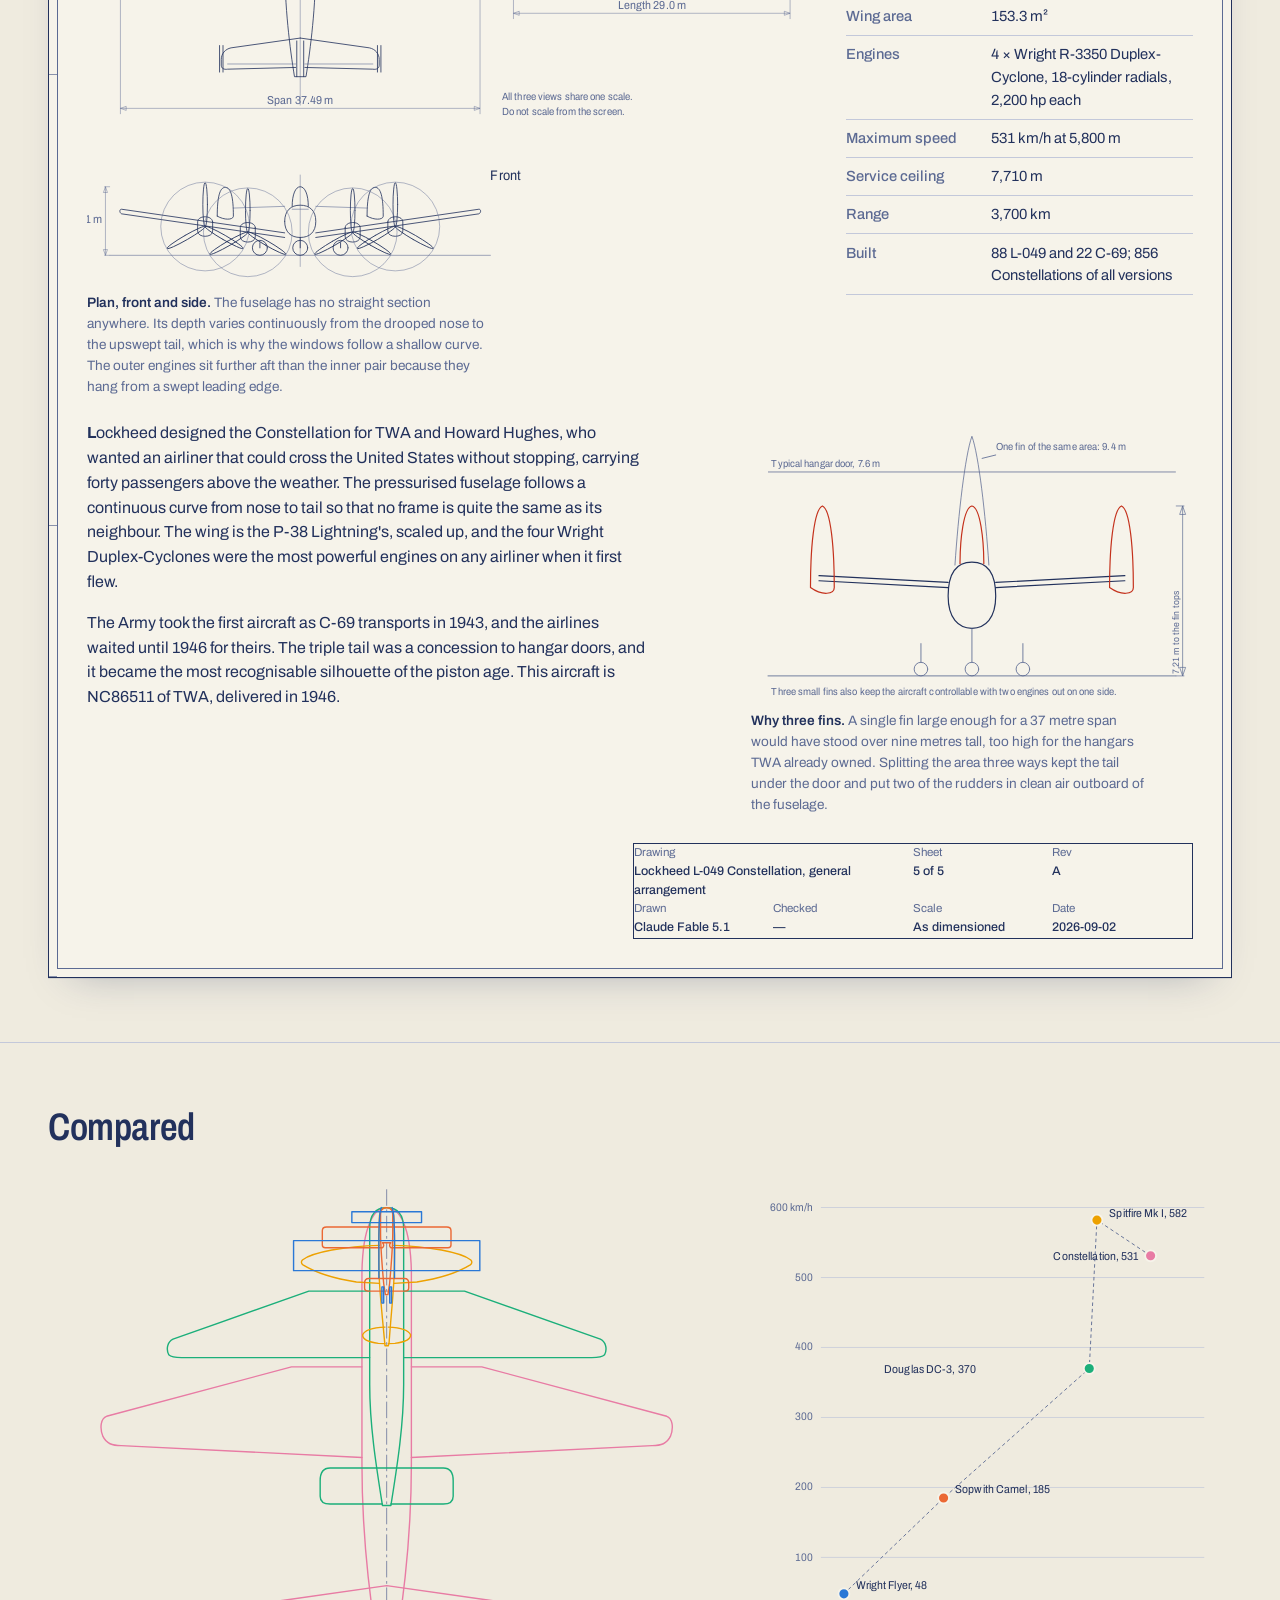
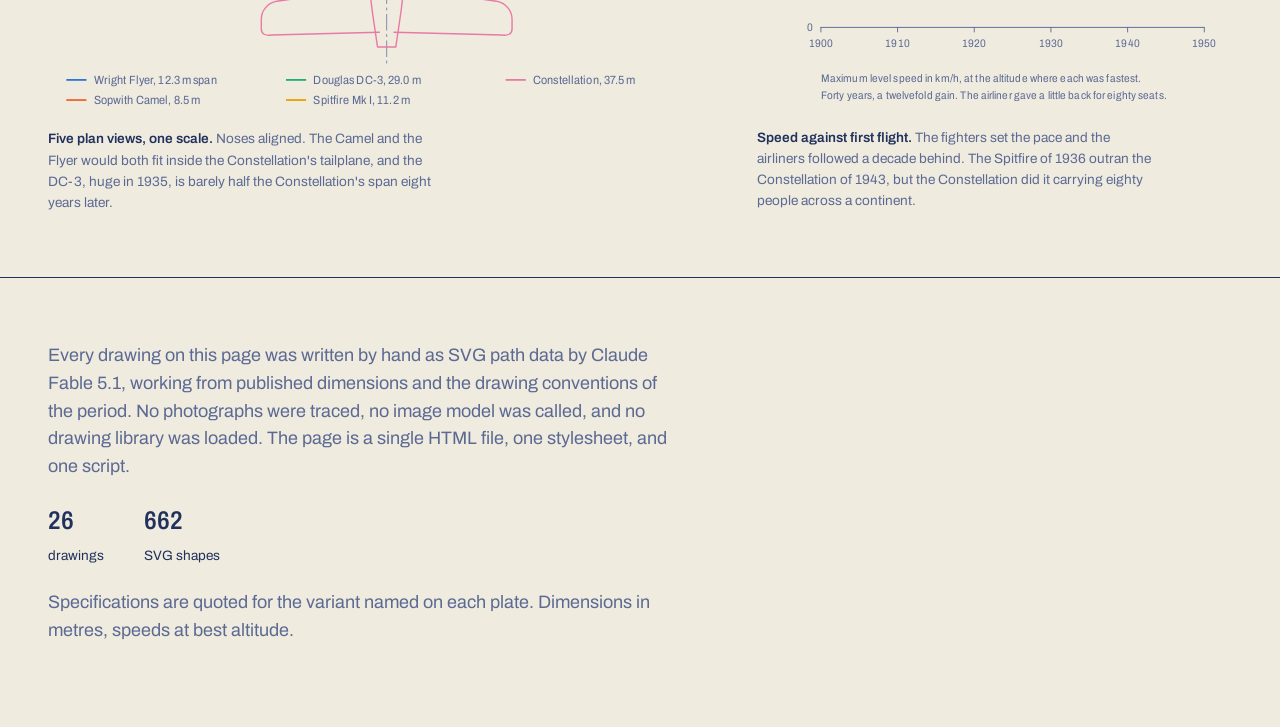
<file: vintage-aircraft/index.html>
<!doctype html>
<html lang="en">
<head>
<meta charset="utf-8">
<meta name="viewport" content="width=device-width, initial-scale=1">
<title>A Field Guide to Vintage Aircraft</title>
<meta name="description" content="Five aircraft, 1903 to 1943, drawn as engineering plates. Every line is hand-authored SVG.">
<link rel="preconnect" href="https://fonts.googleapis.com">
<link rel="preconnect" href="https://fonts.gstatic.com" crossorigin>
<link href="https://fonts.googleapis.com/css2?family=Archivo:ital,wdth,wght@0,62..125,100..900;1,62..125,100..900&display=swap" rel="stylesheet">
<link rel="stylesheet" href="css/styles.css">
</head>
<body>

<!-- Shared SVG definitions: section hatching used by every cutaway -->
<svg width="0" height="0" style="position:absolute" aria-hidden="true">
  <defs>
    <pattern id="hatch" width="6" height="6" patternUnits="userSpaceOnUse" patternTransform="rotate(45)">
      <line x1="0" y1="0" x2="0" y2="6" stroke="var(--ink-2)" stroke-width="0.8"/>
    </pattern>
  </defs>
</svg>

<header class="bar">
  <a class="brand" href="#top">Field Guide</a>
  <nav aria-label="Plates">
    <a href="#flyer">Wright Flyer</a>
    <a href="#camel">Sopwith Camel</a>
    <a href="#dc3">DC-3</a>
    <a href="#spitfire">Spitfire</a>
    <a href="#constellation">Constellation</a>
    <a href="#compare">Compared</a>
  </nav>
  <button class="theme" type="button" aria-label="Switch colour theme">
    <svg viewBox="0 0 14 14" aria-hidden="true"><circle cx="7" cy="7" r="6" fill="none" stroke="currentColor" stroke-width="1.2"/><path d="M7 1a6 6 0 0 1 0 12z" fill="currentColor"/></svg>
    <span>Blueprint</span>
  </button>
</header>

<main id="top">

<!-- ======================================================================
     COVER
     ====================================================================== -->
<section class="cover wrap">
  <h1>A Field Guide to Vintage Aircraft</h1>
  <p class="lede">Five machines that each changed what an aeroplane could be, drawn as engineering plates. Side profile in service colours, three-view to scale, and one detail worth a closer look.</p>
  <p class="lede">Every line on this page is hand-written SVG. No photographs, no image models, no drawing libraries.</p>

  <figure class="lineup" aria-labelledby="lineup-title">
    <svg viewBox="0 0 1240 230" role="img" aria-labelledby="lineup-title">
      <title id="lineup-title">The five aircraft in side view at one scale, from the 1903 Wright Flyer to the 1943 Constellation</title>
      <g fill="var(--ink)" stroke="none">
        <!-- Wright Flyer, 1903 -->
        <g transform="translate(3.5 92.5) scale(0.11)">
          <rect x="470" y="66" width="280" height="14"/>
          <rect x="470" y="320" width="280" height="16"/>
          <rect x="990" y="150" width="64" height="186" rx="12"/>
          <rect x="150" y="232" width="180" height="20" rx="8"/>
          <rect x="150" y="286" width="180" height="20" rx="8"/>
          <path d="M786,190 L785,30 Q790,18 795,30 L794,190 Z M786,210 L785,370 Q790,382 795,370 L794,210 Z"/>
          <path fill="none" stroke="var(--ink)" stroke-width="14" stroke-linecap="round" stroke-linejoin="round" d="M480,80 V320 M600,80 V320 M740,80 V320 M747,80 L1000,196 M747,334 L1000,318 M1000,196 V318 M782,398 L240,398 C205,398 180,384 165,356 C160,344 160,330 170,318 M482,336 V398 M600,336 V398 M740,336 V398 M170,318 L200,238 M240,398 L300,238 M300,300 L470,328 M300,238 L470,300 M200,252 V286 M300,252 V286"/>
          <rect x="610" y="266" width="90" height="54"/>
          <path d="M540,318 C560,300 600,296 640,298 C670,300 700,304 720,314 L722,320 L540,320 Z"/>
          <rect x="486" y="96" width="14" height="210"/>
        </g>
        <!-- Sopwith Camel, 1916 -->
        <g transform="translate(127 92.9) scale(0.11)">
          <use href="#camel-fus"/>
          <path d="M300,178 C245,178 200,208 200,246 C200,284 245,316 300,316 Z"/>
          <path d="M940,246 C955,215 968,190 985,182 C1003,180 1012,190 1012,204 L1006,300 C1004,310 996,312 990,306 L995,290 Z"/>
          <path d="M878,252 C900,246 980,246 1000,252 C980,258 900,258 878,252 Z"/>
          <path d="M382,100 C384,90 396,88 410,88 L574,102 L574,108 L382,110 Z"/>
          <path d="M430,300 C432,294 440,292 450,292 L622,306 L622,316 L430,316 Z"/>
          <path fill="none" stroke="var(--ink)" stroke-width="14" stroke-linecap="round" d="M452,300 L408,110 M598,300 L556,110 M348,180 L400,110 M442,198 L505,110 M400,316 L410,402 M470,316 L412,402 M965,300 L985,336"/>
          <circle cx="410" cy="402" r="46"/>
          <path d="M192,236 L190,70 Q196,60 202,70 L200,236 Z M192,256 L190,422 Q196,432 202,422 L200,256 Z"/>
        </g>
        <!-- Douglas DC-3, 1935 -->
        <g transform="translate(250.2 47.2) scale(0.28)">
          <use href="#dc3-fus"/>
          <path d="M362,300 L598,318 L652,246 C651,240 636,238 626,240 L588,240 Z"/>
          <path d="M300,232 C320,228 380,228 440,238 C500,248 540,262 560,270 L560,300 C520,306 470,314 450,320 L400,322 L300,306 Z"/>
          <path d="M300,232 C286,232 278,250 278,269 C278,288 286,306 300,306 Z"/>
          <path d="M958,262 C990,254 1080,254 1112,262 C1080,270 990,270 958,262 Z"/>
          <path d="M289,250 L287,182 Q292,172 297,182 L295,250 Z M289,288 L287,356 Q292,366 297,356 L295,288 Z"/>
          <path d="M392,322 A30 30 0 0 0 452,320 Z"/>
          <circle cx="1032" cy="340" r="14"/>
        </g>
        <!-- Supermarine Spitfire, 1936 -->
        <g transform="translate(593.6 87.9) scale(0.1283)">
          <use href="#spit-fus"/>
          <path d="M338,268 C348,258 380,256 420,258 L610,270 C650,274 668,282 650,290 L360,304 C340,300 332,282 338,268 Z"/>
          <path d="M1000,238 C1030,228 1100,228 1128,238 C1100,246 1030,246 1000,238 Z"/>
          <path d="M50,250 C68,232 90,220 112,218 L112,282 C90,280 68,268 50,250 Z"/>
          <path d="M114,220 L111,62 Q116,54 121,62 L120,220 Z M114,280 L111,438 Q116,446 121,438 L120,280 Z"/>
          <circle cx="1100" cy="311" r="11"/>
        </g>
        <!-- Lockheed Constellation, 1943 -->
        <g transform="translate(745 7.6) scale(0.4162)">
          <use href="#con-fus"/>
          <path d="M1035,236 C1046,192 1068,160 1096,156 C1114,154 1124,170 1126,192 C1129,222 1127,236 1125,240 Z"/>
          <path d="M1050,246 C1058,200 1080,168 1108,164 C1126,162 1136,178 1138,200 C1141,236 1138,262 1132,276 C1124,284 1104,284 1090,278 L1060,270 Z"/>
          <path d="M1000,236 C1040,230 1110,230 1134,240 C1110,248 1040,248 1000,236 Z"/>
          <path d="M449,300 L671,336 L700,274 C699,268 686,266 676,268 L640,268 Z"/>
          <path d="M380,252 C410,246 490,248 560,258 C600,264 626,274 640,280 L640,308 C600,314 540,318 500,318 L440,316 L380,312 Z"/>
          <path d="M380,252 C366,252 358,266 358,282 C358,298 366,312 380,312 Z"/>
          <path d="M422,236 C450,232 520,234 580,242 C620,248 640,254 646,258 L646,282 C610,286 560,290 530,292 L470,292 L422,288 Z"/>
          <path d="M369,270 L368,206 Q372,196 376,206 L375,270 Z M369,294 L368,358 Q372,368 376,358 L375,294 Z"/>
          <path d="M409,250 L408,186 Q412,176 416,186 L415,250 Z M409,274 L408,338 Q412,348 416,338 L415,274 Z"/>
        </g>
      </g>
      <!-- year axis -->
      <path class="ln-2" d="M20,178 H1220"/>
      <path class="ln-2" d="M69.5,178 v8 M193,178 v8 M418,178 v8 M670,178 v8 M993,178 v8"/>
      <g class="lbl lbl-ink" style="font-size:14px" text-anchor="middle">
        <text x="69.5" y="204">1903</text><text x="193" y="204">1916</text><text x="418" y="204">1935</text><text x="670" y="204">1936</text><text x="993" y="204">1943</text>
      </g>
      <g class="lbl" style="font-size:11.5px" text-anchor="middle">
        <text x="69.5" y="221">Wright Flyer</text><text x="193" y="221">Sopwith Camel</text><text x="418" y="221">Douglas DC-3</text><text x="670" y="221">Spitfire Mk I</text><text x="993" y="221">Constellation</text>
      </g>
    </svg>
  </figure>
</section>

<!-- ======================================================================
     HOW TO READ A PLATE
     ====================================================================== -->
<section class="legend">
  <div class="wrap">
    <h2>How to read a plate</h2>
    <div class="grid">
      <div>
        <svg class="swatch" viewBox="0 0 220 56" role="img" aria-label="Visible outline, a solid line"><path class="ln" d="M12 40 C 50 10, 90 10, 120 30 S 190 48, 208 20"/></svg>
        <h3>Outline</h3>
        <p>A solid line is an edge you could see or touch on the real aircraft.</p>
      </div>
      <div>
        <svg class="swatch" viewBox="0 0 220 56" role="img" aria-label="Hidden line, short dashes"><path class="hid" d="M12 30 H 208"/><path class="ln" d="M12 44 H 208"/></svg>
        <h3>Hidden line</h3>
        <p>Short dashes mark structure behind a surface: a spar inside a wing, a wheel inside its bay.</p>
      </div>
      <div>
        <svg class="swatch" viewBox="0 0 220 56" role="img" aria-label="Centreline, long dash short dash"><path class="ctr" d="M12 28 H 208"/></svg>
        <h3>Centreline</h3>
        <p>Long dash, short dash. The axis of symmetry, or the middle of a shaft or engine.</p>
      </div>
      <div>
        <svg class="swatch" viewBox="0 0 220 56" role="img" aria-label="Dimension line with arrowheads and a measurement"><path class="dim" d="M20 14 V 46 M200 14 V 46 M20 40 H 200"/><path class="dim" d="M20 40 l 8 -3 v 6 z M200 40 l -8 -3 v 6 z" fill="var(--ink-2)"/><text class="lbl num" x="110" y="32" text-anchor="middle">11.23 m</text></svg>
        <h3>Dimension</h3>
        <p>Metres, measured tip to tip. The plates keep one scale across all three views.</p>
      </div>
      <div>
        <svg class="swatch" viewBox="0 0 220 56" role="img" aria-label="Section hatching at 45 degrees inside an outline"><rect class="sec" x="40" y="10" width="140" height="36"/><rect class="ln" x="40" y="10" width="140" height="36"/></svg>
        <h3>Section</h3>
        <p>Hatching shows solid material where the drawing cuts through a part.</p>
      </div>
      <div>
        <svg class="swatch" viewBox="0 0 220 56" role="img" aria-label="Red pencil annotation circling a detail"><circle class="red" cx="110" cy="28" r="18"/><path class="red" d="M128 28 H 200"/><text class="lbl lbl-red" x="204" y="32" text-anchor="end"> </text></svg>
        <h3>Checker's red</h3>
        <p>Red marks the feature each plate singles out for its detail drawing.</p>
      </div>
    </div>
  </div>
</section>

<!-- ======================================================================
     PLATES
     ====================================================================== -->
<div class="plates wrap">

<!-- PLATE 1: WRIGHT FLYER -->
<article class="plate" id="flyer" aria-labelledby="flyer-title">
  <header class="plate-head">
    <h2 id="flyer-title">Wright Flyer</h2>
    <p class="sub">Experimental powered aeroplane, one pilot. United States, first flown 17 December 1903.</p>
  </header>

  <figure class="hero">
    <svg class="profile" viewBox="0 0 1200 480" role="img" aria-labelledby="flyer-hero-t">
      <title id="flyer-hero-t">Port side view of the 1903 Wright Flyer: canard elevator forward, twin pusher propellers aft, prone pilot on the lower wing, skids beneath</title>
      <defs>
        <linearGradient id="fly-fabric" x1="0" y1="0" x2="0" y2="1">
          <stop offset="0" stop-color="#F3EBD8"/>
          <stop offset="1" stop-color="#D9CCAE"/>
        </linearGradient>
        <linearGradient id="fly-wood" x1="0" y1="0" x2="0" y2="1">
          <stop offset="0" stop-color="#C9A574"/>
          <stop offset="1" stop-color="#8E6A3E"/>
        </linearGradient>
      </defs>

      <!-- propellers, edge-on, the far one first -->
      <path class="ln-3" d="M804,18 V382"/>
      <path d="M801,190 L800,30 Q804,18 808,30 L807,190 Z M801,210 L800,370 Q804,382 808,370 L807,210 Z" fill="#8E6A3E" opacity=".7"/>
      <path class="ln-3" d="M790,18 V382"/>
      <path d="M786,190 L785,30 Q790,18 795,30 L794,190 Z M786,210 L785,370 Q790,382 795,370 L794,210 Z" fill="url(#fly-wood)" stroke="var(--ink)" stroke-opacity=".6" stroke-width=".8"/>

      <!-- rudder outriggers and twin rudders -->
      <g stroke="#8E6A3E" stroke-width="4" stroke-linecap="round" fill="none">
        <path d="M747,80 L1000,196 M747,334 L1000,318 M760,80 L985,196 M760,334 L985,318"/>
        <path d="M1000,196 L1000,318 M985,196 L985,318"/>
      </g>
      <path d="M990,160 C990,154 996,150 1002,150 L1044,150 C1050,150 1054,154 1054,160 L1054,326 C1054,332 1050,336 1044,336 L1002,336 C996,336 990,332 990,326 Z" fill="url(#fly-fabric)" stroke="var(--ink)" stroke-opacity=".7" stroke-width="1"/>
      <path d="M1010,150 V336 M1030,150 V336" stroke="#000" stroke-opacity=".18" stroke-width=".8"/>
      <path d="M1000,196 L992,196 M1000,318 L992,318" stroke="#3A3A3A" stroke-width="2"/>

      <!-- upper wing, edge-on -->
      <path d="M470,74 C470,68 476,66 482,66 L740,66 C746,66 750,70 747,80 L470,80 Z" fill="url(#fly-fabric)" stroke="var(--ink)" stroke-opacity=".7" stroke-width="1"/>
      <!-- lower wing, edge-on -->
      <path d="M470,328 C470,322 476,320 482,320 L740,320 C746,320 750,326 747,336 L470,336 Z" fill="url(#fly-fabric)" stroke="var(--ink)" stroke-opacity=".7" stroke-width="1"/>

      <!-- rear struts and rigging, behind the pilot -->
      <g stroke="#8E6A3E" stroke-width="5" stroke-linecap="round" fill="none">
        <path d="M740,80 V320 M600,80 V320"/>
      </g>
      <g stroke="var(--ink)" stroke-opacity=".45" stroke-width=".8" fill="none">
        <path d="M480,80 L600,320 M600,80 L480,320 M600,80 L740,320 M740,80 L600,320"/>
      </g>

      <!-- engine, on the starboard side beyond the pilot -->
      <g>
        <rect x="610" y="266" width="90" height="54" rx="4" fill="#4A4A4A" stroke="var(--ink)" stroke-opacity=".6" stroke-width=".8"/>
        <rect x="622" y="250" width="14" height="18" fill="#5C5C5C"/><rect x="644" y="250" width="14" height="18" fill="#5C5C5C"/>
        <rect x="666" y="250" width="14" height="18" fill="#5C5C5C"/><rect x="688" y="250" width="10" height="18" fill="#5C5C5C"/>
        <circle cx="700" cy="300" r="10" fill="#2A2A2A" stroke="#9A9A9A" stroke-width="1.5"/>
        <!-- chain drives to the propeller shafts -->
        <path d="M700,300 L790,204 M700,296 L804,208" fill="none" stroke="#2A2A2A" stroke-width="2.5" stroke-dasharray="4 3"/>
        <circle cx="790" cy="200" r="9" fill="#2A2A2A" stroke="#9A9A9A" stroke-width="1.5"/>
      </g>
      <!-- radiator on the front strut -->
      <rect x="486" y="96" width="14" height="210" fill="#5C5C5C" stroke="var(--ink)" stroke-opacity=".6" stroke-width=".8"/>
      <path d="M486,110 H500 M486,130 H500 M486,150 H500 M486,170 H500 M486,190 H500 M486,210 H500 M486,230 H500 M486,250 H500 M486,270 H500 M486,290 H500" stroke="#2A2A2A" stroke-width=".8"/>

      <!-- pilot, prone on the lower wing, head forward -->
      <g fill="#3B3F4A" stroke="var(--ink)" stroke-opacity=".6" stroke-width=".8">
        <path d="M540,318 C560,300 600,296 640,298 C670,300 700,304 720,314 L722,320 L540,320 Z"/>
        <circle cx="540" cy="306" r="12" fill="#D8B08A"/>
        <path d="M560,300 C556,290 566,286 578,290 L582,300" fill="#3B3F4A"/>
      </g>
      <path d="M528,302 C532,294 544,292 550,300" fill="none" stroke="#2A2A2A" stroke-width="2"/>

      <!-- front struts -->
      <g stroke="#8E6A3E" stroke-width="5" stroke-linecap="round" fill="none">
        <path d="M480,80 V320"/>
      </g>

      <!-- skids and elevator outriggers -->
      <g stroke="#8E6A3E" stroke-width="5" stroke-linecap="round" stroke-linejoin="round" fill="none">
        <path d="M782,398 L240,398 C205,398 180,384 165,356 C160,344 160,330 170,318"/>
        <path d="M782,392 L250,392 C218,392 195,378 182,350"/>
        <path d="M482,336 L482,398 M600,336 L600,398 M740,336 L740,398"/>
        <path d="M170,318 L200,238 M182,350 L200,238 M240,398 L300,238"/>
        <path d="M300,300 L470,328 M300,238 L470,300"/>
      </g>

      <!-- biplane elevator, forward -->
      <path d="M150,242 C150,236 156,232 162,232 L320,232 C326,232 330,236 330,242 L330,244 C330,250 326,252 320,252 L162,252 C156,252 150,250 150,244 Z" fill="url(#fly-fabric)" stroke="var(--ink)" stroke-opacity=".7" stroke-width="1"/>
      <path d="M150,296 C150,290 156,286 162,286 L320,286 C326,286 330,290 330,296 L330,298 C330,304 326,306 320,306 L162,306 C156,306 150,304 150,298 Z" fill="url(#fly-fabric)" stroke="var(--ink)" stroke-opacity=".7" stroke-width="1"/>
      <g stroke="#8E6A3E" stroke-width="4" stroke-linecap="round" fill="none">
        <path d="M200,252 V286 M300,252 V286"/>
      </g>
      <g stroke="var(--ink)" stroke-opacity=".45" stroke-width=".8" fill="none">
        <path d="M200,252 L300,286 M300,252 L200,286"/>
      </g>
    </svg>
  </figure>

  <div class="plate-body">
    <figure class="threeview">
      <svg class="draws" viewBox="0 0 1260 880" role="img" aria-labelledby="flyer-3v-t">
        <title id="flyer-3v-t">Three-view line drawing of the Wright Flyer: plan, front and side views to one scale</title>

        <!-- ===== PLAN VIEW (nose up), centreline x=370 ===== -->
        <g class="part">
          <path class="ctr" d="M370,30 V430"/>
          <!-- wings -->
          <path class="ln" d="M60,176 H680 V276 H60 Z"/>
          <!-- ribs, every 0.3 m -->
          <path class="ln-3" d="M75,176 V276 M90,176 V276 M105,176 V276 M120,176 V276 M135,176 V276 M150,176 V276 M165,176 V276 M180,176 V276 M195,176 V276 M210,176 V276 M225,176 V276 M240,176 V276 M255,176 V276 M270,176 V276 M285,176 V276 M300,176 V276 M315,176 V276 M330,176 V276 M345,176 V276 M395,176 V276 M410,176 V276 M425,176 V276 M440,176 V276 M455,176 V276 M470,176 V276 M485,176 V276 M500,176 V276 M515,176 V276 M530,176 V276 M545,176 V276 M560,176 V276 M575,176 V276 M590,176 V276 M605,176 V276 M620,176 V276 M635,176 V276 M650,176 V276 M665,176 V276"/>
          <!-- spars -->
          <path class="ln-2" d="M60,182 H680 M60,262 H680"/>
          <!-- strut stations -->
          <path class="ln-2" d="M110,182 h6 M110,262 h6 M210,182 h6 M210,262 h6 M310,182 h6 M310,262 h6 M424,182 h6 M424,262 h6 M524,182 h6 M524,262 h6 M624,182 h6 M624,262 h6"/>
          <text class="lbl" x="700" y="230" style="font-size:20px">Chord 1.98 m</text>
        </g>
        <g class="part">
          <!-- skids -->
          <path class="ln" d="M352,66 C346,80 344,120 344,180 V300 M388,66 C394,80 396,120 396,180 V300"/>
          <!-- elevator, biplane, forward -->
          <path class="ln" d="M254,80 H486 V116 H254 Z"/>
          <path class="ln-2" d="M254,98 H486"/>
          <path class="ln-3" d="M270,80 V116 M290,80 V116 M310,80 V116 M330,80 V116 M350,80 V116 M390,80 V116 M410,80 V116 M430,80 V116 M450,80 V116 M470,80 V116"/>
          <!-- pilot and engine -->
          <path class="ln" d="M330,196 C330,190 346,188 346,196 L348,260 C348,270 330,270 330,260 Z"/>
          <circle class="ln" cx="338" cy="190" r="6"/>
          <path class="ln" d="M392,204 H424 V262 H392 Z"/>
          <path class="ln-2" d="M392,216 H424 M392,228 H424 M392,240 H424 M392,252 H424"/>
          <!-- radiator on the front strut -->
          <path class="ln" d="M376,178 H384 V184 H376 Z"/>
          <!-- propellers, edge-on, and chains -->
          <path class="ln" d="M219,300 H349 M391,300 H521"/>
          <path class="ln-2" d="M284,296 V304 M456,296 V304"/>
          <path class="hid" d="M418,262 L456,296 M400,262 L284,296"/>
          <!-- rudder outriggers and twin rudders -->
          <path class="ln-2" d="M340,276 L356,330 M400,276 L384,330 M340,276 L356,384 M400,276 L384,384"/>
          <path class="ln" d="M354,330 H360 V384 H354 Z M380,330 H386 V384 H380 Z"/>
          <text class="lbl lbl-ink" x="700" y="60" style="font-size:24px">Plan</text>
        </g>
        <g class="part">
          <path class="dim" d="M60,290 V470 M680,290 V470 M60,460 H680"/>
          <path class="dim" d="M60,460 l10 -3.5 v7 z M680,460 l-10 -3.5 v7 z" fill="var(--ink-2)"/>
          <text class="lbl num" x="370" y="453" text-anchor="middle" style="font-size:20px">Span 12.29 m</text>
        </g>

        <!-- ===== FRONT VIEW, ground line y=830 ===== -->
        <g class="part">
          <path class="ctr" d="M370,680 V850"/>
          <path class="ln-2" d="M40,830 H700"/>
          <!-- wings -->
          <path class="ln" d="M60,700 H680 V706 H60 Z M60,793 H680 V799 H60 Z"/>
          <!-- struts -->
          <path class="ln" d="M113,706 V793 M213,706 V793 M313,706 V793 M427,706 V793 M527,706 V793 M627,706 V793"/>
          <!-- rigging -->
          <path class="ln-3" d="M113,706 L213,793 M213,706 L113,793 M213,706 L313,793 M313,706 L213,793 M427,706 L527,793 M527,706 L427,793 M527,706 L627,793 M627,706 L527,793 M313,706 L427,793 M427,706 L313,793"/>
          <!-- elevator, forward -->
          <path class="ln" d="M254,758 H486 V763 H254 Z M254,782 H486 V787 H254 Z"/>
          <path class="ln-2" d="M300,763 V782 M440,763 V782"/>
          <!-- rudders, behind -->
          <path class="hid" d="M355,740 V793 M361,740 V793 M379,740 V793 M385,740 V793"/>
          <!-- engine, pilot -->
          <path class="ln" d="M392,772 H424 V793 H392 Z"/>
          <circle class="ln" cx="338" cy="784" r="6"/>
          <!-- skids -->
          <path class="ln" d="M344,799 V824 M396,799 V824 M334,824 H354 M386,824 H406"/>
          <!-- propellers -->
          <g class="prop"><ellipse class="ln" cx="284" cy="750" rx="5" ry="65" transform="translate(0 -65)"/><ellipse class="ln" cx="284" cy="750" rx="5" ry="65" transform="rotate(180 284 750) translate(0 -65)"/></g>
          <g class="prop"><ellipse class="ln" cx="456" cy="750" rx="5" ry="65" transform="translate(0 -65)"/><ellipse class="ln" cx="456" cy="750" rx="5" ry="65" transform="rotate(180 456 750) translate(0 -65)"/></g>
          <circle class="ctr" cx="284" cy="750" r="65"/><circle class="ctr" cx="456" cy="750" r="65"/>
          <text class="lbl lbl-ink" x="700" y="700" style="font-size:24px">Front</text>
          <path class="dim" d="M40,830 H30 M40,692 H30 M32,692 V830"/>
          <path class="dim" d="M32,692 l-3.5 10 h7 z M32,830 l-3.5 -10 h7 z" fill="var(--ink-2)"/>
          <text class="lbl num" x="26" y="765" text-anchor="end" style="font-size:20px">2.74 m</text>
        </g>

        <!-- ===== SIDE VIEW: hero geometry at the shared scale ===== -->
        <g class="part">
          <path class="ctr" d="M700,300 H1100"/>
          <g transform="translate(686 210) scale(0.36)" fill="none" stroke="var(--ink)" stroke-width="1.4" stroke-linecap="round" stroke-linejoin="round">
            <path vector-effect="non-scaling-stroke" d="M470,74 C470,68 476,66 482,66 L740,66 C746,66 750,70 747,80 L470,80 Z M470,328 C470,322 476,320 482,320 L740,320 C746,320 750,326 747,336 L470,336 Z"/>
            <path vector-effect="non-scaling-stroke" d="M990,160 C990,154 996,150 1002,150 L1044,150 C1050,150 1054,154 1054,160 L1054,326 C1054,332 1050,336 1044,336 L1002,336 C996,336 990,332 990,326 Z"/>
            <path vector-effect="non-scaling-stroke" stroke="var(--ink-2)" d="M747,80 L1000,196 M747,334 L1000,318 M1000,196 L1000,318"/>
            <path vector-effect="non-scaling-stroke" stroke="var(--ink-2)" d="M480,80 V320 M600,80 V320 M740,80 V320"/>
            <path vector-effect="non-scaling-stroke" d="M782,398 L240,398 C205,398 180,384 165,356 C160,344 160,330 170,318 M482,336 L482,398 M600,336 L600,398 M740,336 L740,398"/>
            <path vector-effect="non-scaling-stroke" stroke="var(--ink-2)" d="M170,318 L200,238 M240,398 L300,238 M300,300 L470,328 M300,238 L470,300 M200,252 V286 M300,252 V286"/>
            <path vector-effect="non-scaling-stroke" d="M150,242 C150,236 156,232 162,232 L320,232 C326,232 330,236 330,242 L330,244 C330,250 326,252 320,252 L162,252 C156,252 150,250 150,244 Z M150,296 C150,290 156,286 162,286 L320,286 C326,286 330,290 330,296 L330,298 C330,304 326,306 320,306 L162,306 C156,306 150,304 150,298 Z"/>
            <path vector-effect="non-scaling-stroke" stroke="var(--ink-2)" d="M610,266 H700 V320 H610 Z M486,96 H500 V306 H486 Z"/>
            <path vector-effect="non-scaling-stroke" stroke="var(--ink-2)" d="M540,318 C560,300 600,296 640,298 C670,300 700,304 720,314 L722,320 L540,320 Z"/>
            <path vector-effect="non-scaling-stroke" d="M786,190 L785,30 Q790,18 795,30 L794,190 M786,210 L785,370 Q790,382 795,370 L794,210"/>
            <path vector-effect="non-scaling-stroke" stroke="var(--ink-2)" stroke-dasharray="10 8" d="M700,300 L790,204"/>
          </g>
          <text class="lbl lbl-ink" x="740" y="200" style="font-size:24px">Side</text>
          <path class="dim" d="M740,380 V420 M1065,380 V420 M740,410 H1065"/>
          <path class="dim" d="M740,410 l10 -3.5 v7 z M1065,410 l-10 -3.5 v7 z" fill="var(--ink-2)"/>
          <text class="lbl num" x="902" y="403" text-anchor="middle" style="font-size:20px">Length 6.43 m</text>
        </g>
        <text class="lbl" x="720" y="560" style="font-size:18px">All three views share one scale.</text>
        <text class="lbl" x="720" y="586" style="font-size:18px">Do not scale from the screen.</text>
      </svg>
      <figcaption><b>Plan, front and side.</b> The engine sits to the right of centre on the lower wing and the pilot lies to the left of it, so the machine is balanced by the two together. The propellers turn in opposite directions, one chain crossed in a figure of eight, to cancel their torque.</figcaption>
    </figure>

    <div class="specs">
      <table>
        <caption>Wright Flyer, 1903</caption>
        <tr><th>Crew</th><td>1, prone</td></tr>
        <tr><th>First flight</th><td>17 December 1903, 12 seconds, 37 m</td></tr>
        <tr><th>Span</th><td>12.29 m</td></tr>
        <tr><th>Length</th><td>6.43 m</td></tr>
        <tr><th>Height</th><td>2.74 m</td></tr>
        <tr><th>Wing area</th><td>47.4 m²</td></tr>
        <tr><th>Engine</th><td>Wright 4-cylinder inline, water-cooled, 12 hp</td></tr>
        <tr><th>Speed</th><td>48 km/h through the air</td></tr>
        <tr><th>Best height</th><td>About 3 m</td></tr>
        <tr><th>Weight</th><td>274 kg empty, 341 kg with pilot</td></tr>
        <tr><th>Built</th><td>1</td></tr>
      </table>
    </div>

    <div class="text">
      <p>On the morning of 17 December 1903, at Kill Devil Hills in North Carolina, Orville Wright flew this machine 37 metres in twelve seconds into a headwind of more than 30 km/h. Three more flights followed, the last of 260 metres in 59 seconds, before a gust rolled the Flyer over on the sand and wrecked it. It never flew again.</p>
      <p>Nothing about it was conventional. The elevator led and the rudders trailed, the pilot lay prone on the lower wing, and the propellers pushed. The brothers built the engine in their own shop when no manufacturer would supply one light enough, and carved the propellers as rotating wings from their own wind-tunnel data. What made it an aeroplane rather than a glider with a motor was control: the wings twisted along their span to bank, and the rudder moved with them to counter the yaw that twisting produced.</p>
    </div>

    <figure class="callout">
      <svg class="draws" viewBox="0 0 520 330" role="img" aria-labelledby="flyer-co-t">
        <title id="flyer-co-t">Wing warping seen from behind: the trailing edges of the two wing tips twist in opposite directions when the pilot shifts the hip cradle</title>
        <!-- neutral wings, dashed -->
        <path class="hid" d="M30,120 H490 M30,200 H490"/>
        <text class="lbl" x="34" y="112" style="font-size:12px">Wings level, seen from behind</text>
        <!-- warped wings, red: left trailing edge pulled down, right pulled up -->
        <path class="red" d="M30,140 C120,132 200,122 260,120 C320,118 400,110 490,102"/>
        <path class="red" d="M30,220 C120,212 200,202 260,200 C320,198 400,190 490,182"/>
        <!-- struts -->
        <path class="ln-2" d="M110,133 V213 M190,124 V204 M330,116 V196 M410,108 V188"/>
        <!-- cradle and cables -->
        <path class="ln" d="M232,206 H288 V222 H232 Z"/>
        <path class="red" d="M262,214 L296,214" />
        <path class="red" d="M296,214 l-8 -4 M296,214 l-8 4" fill="none"/>
        <path class="ln-2" d="M232,214 C160,214 80,218 30,220 M288,206 C360,196 430,188 490,182"/>
        <text class="lbl" x="230" y="240" style="font-size:12px">Hip cradle</text>
        <text class="lbl" x="230" y="255" style="font-size:12px">slides 10 cm</text>
        <!-- annotations -->
        <text class="lbl lbl-red" x="30" y="248" style="font-size:12px">This tip: more lift, wing rises</text>
        <text class="lbl lbl-red" x="490" y="96" text-anchor="end" style="font-size:12px">This tip: less lift, wing drops</text>
        <path class="ln-2" d="M30,290 H490"/>
        <text class="lbl" x="30" y="284" style="font-size:12px">The rudder is cabled to the cradle too, so it turns toward the rising wing and cancels the extra drag.</text>
        <text class="lbl" x="30" y="312" style="font-size:12px">Patented 1906. Ailerons replaced warping within a decade, but the principle is unchanged.</text>
      </svg>
      <figcaption><b>Wing warping.</b> No hinged surfaces. Cables from a cradle under the pilot's hips twist the whole outer wing so one tip meets the air at a steeper angle than the other. That difference in lift rolls the machine.</figcaption>
    </figure>
  </div>

  <footer class="titleblock">
    <dl style="display:contents">
      <div class="wide"><dt>Drawing</dt><dd>Wright Flyer, general arrangement</dd></div>
      <div><dt>Sheet</dt><dd>1 of 5</dd></div>
      <div><dt>Rev</dt><dd>A</dd></div>
      <div><dt>Drawn</dt><dd>Claude Fable 5.1</dd></div>
      <div><dt>Checked</dt><dd>—</dd></div>
      <div><dt>Scale</dt><dd>As dimensioned</dd></div>
      <div><dt>Date</dt><dd>2026-09-02</dd></div>
    </dl>
  </footer>
</article>

<!-- PLATE 2: SOPWITH CAMEL -->
<article class="plate" id="camel" aria-labelledby="camel-title">
  <header class="plate-head">
    <h2 id="camel-title">Sopwith F.1 Camel</h2>
    <p class="sub">Single-seat fighting scout. Great Britain, first flown 22 December 1916.</p>
  </header>

  <figure class="hero">
    <svg class="profile" viewBox="0 0 1200 480" role="img" aria-labelledby="camel-hero-t">
      <title id="camel-hero-t">Port side profile of Sopwith Camel B6313 of 28 Squadron in khaki PC.10 finish with a natural metal cowling</title>
      <defs>
        <path id="camel-fus" d="M300,178 C330,170 370,168 400,176 C425,182 440,194 452,198 L462,196 L530,202 C545,203 555,205 560,206 L1000,248 L995,290 L700,316 L300,316 Z"/>
        <clipPath id="camel-clip"><use href="#camel-fus"/></clipPath>
        <linearGradient id="camel-shade" x1="0" y1="0" x2="0" y2="1">
          <stop offset="0" stop-color="#fff" stop-opacity=".14"/>
          <stop offset=".5" stop-color="#000" stop-opacity="0"/>
          <stop offset="1" stop-color="#000" stop-opacity=".3"/>
        </linearGradient>
        <linearGradient id="camel-metal" x1="0" y1="0" x2="0" y2="1">
          <stop offset="0" stop-color="#C9CDCB"/>
          <stop offset=".5" stop-color="#9DA3A2"/>
          <stop offset="1" stop-color="#6E7473"/>
        </linearGradient>
      </defs>

      <!-- propeller: two-blade laminated wood, edge-on -->
      <path class="ln-3" d="M196,64 V428"/>
      <path d="M192,236 L190,70 Q196,60 202,70 L200,236 Z M192,256 L190,422 Q196,432 202,422 L200,256 Z" fill="#7A5A36"/>
      <path d="M194,236 L193,74 L196,64 L196,236 Z M194,256 L193,418 L196,428 L196,256 Z" fill="#B08A5A"/>

      <!-- upper wing, edge-on -->
      <path d="M382,100 C384,90 396,88 410,88 L574,102 L574,108 L382,110 Z" fill="#5A5838" stroke="var(--ink)" stroke-opacity=".7" stroke-width="1"/>
      <path d="M384,108 L574,108 L574,104 L386,104 Z" fill="#D9CBA0"/>

      <!-- rear struts and wires (drawn behind fuselage) -->
      <g stroke="#7A5A36" stroke-width="5" stroke-linecap="round" fill="none">
        <path d="M598,300 L556,110"/>
        <path d="M442,198 L505,110"/>
      </g>
      <g stroke="var(--ink)" stroke-opacity=".5" stroke-width=".8" fill="none">
        <path d="M452,300 L556,110 M598,300 L408,110 M348,180 L505,110 M442,198 L400,110"/>
      </g>

      <!-- fuselage: fabric PC.10 with metal forward panels -->
      <use href="#camel-fus" fill="#4F4E36"/>
      <g clip-path="url(#camel-clip)">
        <rect x="300" y="160" width="160" height="160" fill="url(#camel-metal)"/>
        <path d="M460,160 L462,196 L530,202 L560,206 L560,316 L460,316 Z" fill="#8B8E86"/>
        <rect x="280" y="150" width="740" height="180" fill="url(#camel-shade)"/>
        <g fill="none" stroke="#000" stroke-opacity=".28" stroke-width=".8">
          <path d="M560,206 L560,316 M620,212 L620,316 M700,220 L700,316 M800,229 L800,308 M900,238 L900,299"/>
          <path d="M560,270 L995,278"/>
        </g>
        <!-- castor oil staining below cowl -->
        <path d="M300,300 C380,296 470,306 560,308 L560,316 L300,316 Z" fill="#000" opacity=".22"/>
      </g>
      <!-- cockpit opening and windscreen -->
      <path d="M462,196 L530,202 L528,214 L466,210 Z" fill="#1E1C16"/>
      <path d="M454,198 L470,178 L478,180 L466,198 Z" fill="#CFE0EA" fill-opacity=".8" stroke="#2A2A2A" stroke-width="1"/>
      <path d="M528,203 C540,203 552,205 560,206 L558,214 L528,214 Z" fill="#6B4A2C"/>

      <!-- twin Vickers muzzles -->
      <rect x="292" y="170" width="40" height="7" rx="2" fill="#2A2A2A"/>

      <!-- cowl: rotary engine cowling with open front -->
      <path d="M300,178 C245,178 200,208 200,246 C200,284 245,316 300,316 Z" fill="url(#camel-metal)" stroke="var(--ink)" stroke-opacity=".7" stroke-width="1"/>
      <path d="M300,200 C262,200 236,222 236,246 C236,270 262,294 300,294 Z" fill="#2B2B2B"/>
      <path d="M300,214 C272,214 252,230 252,246 C252,262 272,280 300,280 Z" fill="#5A5A5A"/>
      <path d="M266,246 H300 M282,230 V262" stroke="#1A1A1A" stroke-width="3"/>
      <path d="M300,178 L300,316" stroke="#000" stroke-opacity=".4" stroke-width="1"/>

      <!-- tail -->
      <path d="M878,252 C900,246 980,246 1000,252 C980,258 900,258 878,252 Z" fill="#4F4E36" stroke="var(--ink)" stroke-opacity=".7" stroke-width="1"/>
      <path d="M940,246 C955,215 968,190 985,182 C1003,180 1012,190 1012,204 L1006,300 C1004,310 996,312 990,306 L995,290 Z" fill="#4F4E36" stroke="var(--ink)" stroke-opacity=".7" stroke-width="1"/>
      <path d="M987,183 L992,300" stroke="#000" stroke-opacity=".4" stroke-width=".9"/>
      <!-- rudder stripes: blue, white, red from hinge to trailing edge -->
      <path d="M987,183 C1003,180 1012,190 1012,204 L1006,300 C1004,310 996,312 990,306 L992,300 Z" fill="#B7231F"/>
      <path d="M987,183 L994,185 L1000,304 L992,300 Z" fill="#1C3C8C"/>
      <path d="M994,185 L1002,190 L1004,300 L1000,304 Z" fill="#F1F1EC"/>
      <path d="M965,300 L985,336 L990,334" stroke="var(--ink)" stroke-width="2.4" fill="none"/>

      <!-- lower wing, edge-on -->
      <path d="M430,300 C432,294 440,292 450,292 L622,306 L622,316 L430,316 Z" fill="#5A5838" stroke="var(--ink)" stroke-opacity=".7" stroke-width="1"/>

      <!-- front struts -->
      <g stroke="#7A5A36" stroke-width="5" stroke-linecap="round" fill="none">
        <path d="M452,300 L408,110"/>
        <path d="M348,180 L400,110"/>
      </g>

      <!-- undercarriage -->
      <g stroke="#3A3A3A" stroke-width="4" stroke-linecap="round" fill="none">
        <path d="M400,316 L410,402 M470,316 L412,402"/>
        <path d="M398,318 L470,318"/>
      </g>
      <circle cx="410" cy="402" r="46" fill="#2B2B2B" stroke="var(--ink)" stroke-opacity=".7" stroke-width="1"/>
      <circle cx="410" cy="402" r="38" fill="#D9CBA0"/>
      <circle cx="410" cy="402" r="6" fill="#3A3A3A"/>

      <!-- markings -->
      <circle cx="700" cy="264" r="42" fill="#1C3C8C"/>
      <circle cx="700" cy="264" r="28" fill="#F1F1EC"/>
      <circle cx="700" cy="264" r="14" fill="#B7231F"/>
      <text x="850" y="292" font-family="Archivo, Arial, sans-serif" font-weight="600" font-size="26" fill="#F1F1EC" text-anchor="middle" style="font-variation-settings:'wdth' 80">B6313</text>

      <!-- outline -->
      <use href="#camel-fus" fill="none" stroke="var(--ink)" stroke-opacity=".75" stroke-width="1.1"/>
    </svg>
  </figure>

  <div class="plate-body">
    <figure class="threeview">
      <svg class="draws" viewBox="0 0 1260 880" role="img" aria-labelledby="camel-3v-t">
        <title id="camel-3v-t">Three-view line drawing of the Sopwith Camel: plan, front and side views to one scale</title>

        <!-- ===== PLAN VIEW (nose up), centreline x=370 ===== -->
        <g class="part">
          <path class="ctr" d="M370,30 V520"/>
          <!-- upper wing -->
          <path class="ln" d="M64,168 L64,236 C64,244 70,249 78,249 L350,249 C358,242 358,232 350,225 L390,225 C382,232 382,242 390,249 L662,249 C670,249 676,244 676,236 L676,168 C676,158 668,150 656,150 L84,150 C72,150 64,158 64,168 Z"/>
          <path class="ln-2" d="M64,222 H210 M676,222 H530 M210,222 V249 M530,222 V249"/>
          <path class="ln-2" d="M350,150 V225 M390,150 V225"/>
          <!-- lower wing, hidden under the upper wing, visible behind its trailing edge -->
          <path class="hid" d="M78,182 C70,182 64,190 64,200 V249 M662,182 C670,182 676,190 676,200 V249 M78,182 H340 M400,182 H662"/>
          <path class="ln" d="M64,249 V268 C64,276 70,281 78,281 L343,281 M676,249 V268 C676,276 670,281 662,281 L397,281"/>
          <path class="ln-2" d="M64,254 H210 M676,254 H530 M210,254 V281 M530,254 V281"/>
          <text class="lbl" x="120" y="300" style="font-size:20px">Lower wing, stagger 0.45 m</text>
        </g>
        <g class="part">
          <!-- fuselage -->
          <path class="ln" d="M370,58 C390,58 399,72 399,90 L399,180 C399,240 392,330 384,420 L376,472 L364,472 L356,420 C348,330 341,240 341,180 L341,90 C341,72 350,58 370,58 Z"/>
          <path class="ln-2" d="M341,110 H399 M341,180 H399"/>
          <!-- guns and cockpit -->
          <path class="ln" d="M362,96 V150 M378,96 V150"/>
          <path class="ln" d="M370,212 C386,212 392,222 392,240 C392,262 384,272 370,272 C356,272 348,262 348,240 C348,222 354,212 370,212 Z"/>
          <!-- propeller -->
          <g class="prop">
            <ellipse class="ln" cx="370" cy="66" rx="8" ry="47" transform="translate(0 -47)"/>
            <ellipse class="ln" cx="370" cy="66" rx="8" ry="47" transform="rotate(180 370 66) translate(0 -47)"/>
          </g>
          <circle class="ctr" cx="370" cy="66" r="94"/>
          <!-- tailplane and elevators -->
          <path class="ln" d="M370,395 L455,395 C468,395 475,404 475,418 L475,440 C475,450 468,455 458,455 L376,455 M370,395 L285,395 C272,395 265,404 265,418 L265,440 C265,450 272,455 282,455 L364,455"/>
          <path class="ln-2" d="M475,428 H376 M265,428 H364"/>
          <path class="ln-2" d="M366,455 L364,500 M374,455 L376,500"/>
          <text class="lbl lbl-ink" x="700" y="70" style="font-size:24px">Plan</text>
        </g>
        <g class="part">
          <path class="dim" d="M64,292 V560 M676,292 V560 M64,550 H676"/>
          <path class="dim" d="M64,550 l10 -3.5 v7 z M676,550 l-10 -3.5 v7 z" fill="var(--ink-2)"/>
          <text class="lbl num" x="370" y="543" text-anchor="middle" style="font-size:20px">Span 8.53 m</text>
        </g>

        <!-- ===== FRONT VIEW, ground line y=830 ===== -->
        <g class="part">
          <path class="ctr" d="M370,620 V850"/>
          <path class="ln-2" d="M40,830 H700"/>
          <!-- upper wing -->
          <path class="ln" d="M64,644 H676 M64,656 H676 M64,644 V656 M676,644 V656"/>
          <!-- lower wing with dihedral -->
          <path class="ln" d="M340,755 L64,728 L64,740 L340,767 M400,755 L676,728 L676,740 L400,767"/>
          <!-- fuselage and cowl -->
          <circle class="ln" cx="370" cy="728" r="36"/>
          <circle class="ln-2" cx="370" cy="728" r="26"/>
          <path class="ln" d="M334,728 L334,767 H406 L406,728"/>
          <path class="ln" d="M352,692 C356,684 384,684 388,692"/>
          <!-- cabane and interplane struts -->
          <path class="ln" d="M350,692 V656 M390,692 V656 M197,656 V755 M205,656 V755 M543,656 V755 M535,656 V755"/>
          <!-- rigging -->
          <path class="ln-3" d="M205,656 L350,752 M350,656 L205,752 M535,656 L390,752 M390,656 L535,752"/>
          <!-- undercarriage -->
          <path class="ln" d="M355,764 L320,805 M385,764 L420,805 M320,805 H420"/>
          <circle class="ln" cx="320" cy="805" r="25"/>
          <circle class="ln" cx="420" cy="805" r="25"/>
          <!-- propeller -->
          <g class="prop">
            <ellipse class="ln" cx="370" cy="728" rx="8" ry="94" transform="translate(0 -94)"/>
            <ellipse class="ln" cx="370" cy="728" rx="8" ry="94" transform="rotate(180 370 728) translate(0 -94)"/>
          </g>
          <circle class="ctr" cx="370" cy="728" r="94"/>
          <text class="lbl lbl-ink" x="700" y="650" style="font-size:24px">Front</text>
          <path class="dim" d="M40,830 H30 M40,644 H30 M32,644 V830"/>
          <path class="dim" d="M32,644 l-3.5 10 h7 z M32,830 l-3.5 -10 h7 z" fill="var(--ink-2)"/>
          <text class="lbl num" x="26" y="740" text-anchor="end" style="font-size:20px">2.59 m</text>
        </g>

        <!-- ===== SIDE VIEW, nose left at x=740 ===== -->
        <g class="part">
          <path class="ctr" d="M720,280 H1180"/>
          <!-- upper wing -->
          <path class="ln" d="M833.6,204.9 C834.6,199.8 840.8,198.7 848,198.7 L932.3,205.9 L932.3,209 L833.6,210 Z"/>
          <!-- struts -->
          <path class="ln-2" d="M869.6,307.8 L847,210 M944.7,307.8 L923.1,210 M816.1,246 L842.9,210 M864.5,255.3 L896.9,210"/>
          <path class="ln-3" d="M869.6,307.8 L923.1,210 M944.7,307.8 L847,210"/>
          <!-- fuselage -->
          <path class="ln" d="M791.4,245 C806.9,240.9 827.4,239.9 842.9,244 C855.7,247.1 863.4,253.3 869.6,255.3 L874.8,254.3 L909.7,257.4 L925.1,259.4 L1151.4,281 L1148.9,302.6 L997.1,316 L791.4,316 Z"/>
          <path class="ln" d="M791.4,245 C763.1,245 740,260.5 740,280 C740,299.5 763.1,316 791.4,316"/>
          <path class="ln-2" d="M791.4,245 V316 M925.1,259.4 V316"/>
          <path class="ln-2" d="M869.6,255.3 L878,245 L882,246 L875.5,255"/>
          <!-- lower wing -->
          <path class="ln" d="M858.3,306.7 C859,303 863,301.5 868,301.5 L957,309.8 L957,316 L858.3,316 Z"/>
          <!-- tail -->
          <path class="ln" d="M1120.6,280 C1128.3,264.1 1135,251.2 1143.8,247.1 C1153,246.1 1157.6,251.2 1157.6,258.4 L1154.5,307.8 C1153.5,312.9 1149.4,313.9 1146.3,310.9"/>
          <path class="ln-2" d="M1144.5,247.5 L1147,308"/>
          <path class="ln" d="M1088.7,283.1 C1100,280 1141.2,280 1151.4,283.1 C1141.2,286.2 1100,286.2 1088.7,283.1 Z"/>
          <path class="ln" d="M1133.5,307.8 L1143.8,325.8"/>
          <!-- undercarriage -->
          <path class="ln-2" d="M842.9,316 L848,360.2 M878.9,316 L848,360.2"/>
          <circle class="ln" cx="848" cy="360.2" r="23.7"/>
          <circle class="ln-2" cx="848" cy="360.2" r="4"/>
          <!-- propeller -->
          <path class="ln" d="M736,275 L735,190 Q738,185 741,190 L740,275 M736,285 L735,370 Q738,375 741,370 L740,285"/>
          <text class="lbl lbl-ink" x="740" y="160" style="font-size:24px">Side</text>
          <path class="dim" d="M740,395 V430 M1157.6,395 V430 M740,420 H1157.6"/>
          <path class="dim" d="M740,420 l10 -3.5 v7 z M1157.6,420 l-10 -3.5 v7 z" fill="var(--ink-2)"/>
          <text class="lbl num" x="948" y="413" text-anchor="middle" style="font-size:20px">Length 5.72 m</text>
        </g>
        <text class="lbl" x="720" y="560" style="font-size:18px">All three views share one scale.</text>
        <text class="lbl" x="720" y="586" style="font-size:18px">Do not scale from the screen.</text>
      </svg>
      <figcaption><b>Plan, front and side.</b> The upper wing is flat and the lower wing has five degrees of dihedral, so the gap between them grows toward the tips. The upper wing is staggered forward, and the cut-out in its trailing edge is for the pilot's head.</figcaption>
    </figure>

    <div class="specs">
      <table>
        <caption>Sopwith F.1 Camel</caption>
        <tr><th>Crew</th><td>1</td></tr>
        <tr><th>First flight</th><td>22 December 1916</td></tr>
        <tr><th>Span</th><td>8.53 m</td></tr>
        <tr><th>Length</th><td>5.72 m</td></tr>
        <tr><th>Height</th><td>2.59 m</td></tr>
        <tr><th>Wing area</th><td>21.46 m²</td></tr>
        <tr><th>Engine</th><td>Clerget 9B, 9-cylinder air-cooled rotary, 130 hp</td></tr>
        <tr><th>Maximum speed</th><td>185 km/h at 1,980 m</td></tr>
        <tr><th>Service ceiling</th><td>5,790 m</td></tr>
        <tr><th>Armament</th><td>2 × 7.7 mm Vickers machine guns</td></tr>
        <tr><th>Built</th><td>5,490</td></tr>
      </table>
    </div>

    <div class="text">
      <p>The Camel was the first British fighter to carry two synchronised machine guns, and the fairing over their breeches gave the aircraft its name. Nearly everything heavy sat within the front two metres: engine, guns, fuel and pilot. The Clerget rotary spun its whole crankcase and cylinders with the propeller, and the gyroscopic force of that spinning mass made the Camel turn right with startling speed while fighting its pilot through a left turn.</p>
      <p>That temperament killed many novices in training and made experienced pilots nearly untouchable. Camels were credited with more enemy aircraft than any other Allied type of the war. This one is B6313, in which William Barker of 28 and later 66 Squadron scored forty-six victories, more than any other single airframe.</p>
    </div>

    <figure class="callout">
      <svg class="draws" viewBox="0 0 520 330" role="img" aria-labelledby="camel-co-t">
        <title id="camel-co-t">Front view of the Clerget 9B rotary engine showing nine cylinders around a fixed crankshaft, with the direction of rotation marked</title>
        <!-- nine cylinders, each a finned barrel from the crankcase outward -->
        <g class="ln" transform="translate(190 168)">
          <g id="cyl">
            <path d="M-16,-48 L-14,-122 A14 14 0 0 1 14,-122 L16,-48"/>
            <path class="ln-2" d="M-15,-60 H15 M-15,-70 H15 M-15,-80 H15 M-15,-90 H15 M-15,-100 H15 M-14,-110 H14"/>
            <path class="ln-2" d="M-6,-122 V-134 M6,-122 V-134"/>
          </g>
          <use href="#cyl" transform="rotate(40)"/>
          <use href="#cyl" transform="rotate(80)"/>
          <use href="#cyl" transform="rotate(120)"/>
          <use href="#cyl" transform="rotate(160)"/>
          <use href="#cyl" transform="rotate(200)"/>
          <use href="#cyl" transform="rotate(240)"/>
          <use href="#cyl" transform="rotate(280)"/>
          <use href="#cyl" transform="rotate(320)"/>
          <!-- crankcase and fixed crankshaft -->
          <circle r="48"/>
          <circle class="ln-2" r="38"/>
          <circle class="sec" r="12"/>
          <circle r="12"/>
          <path class="ln-2" d="M-6,-6 L6,6 M6,-6 L-6,6"/>
        </g>
        <!-- rotation arrow -->
        <path class="red" d="M190,18 A150 150 0 0 1 340,168"/>
        <path class="red" d="M340,168 l-9 -16 M340,168 l9 -16" fill="none"/>
        <text class="lbl lbl-red" x="336" y="40" style="font-size:12px">Cylinders, crankcase</text>
        <text class="lbl lbl-red" x="336" y="55" style="font-size:12px">and propeller all rotate</text>
        <!-- labels -->
        <path class="ln-2" d="M190,168 L390,220"/>
        <text class="lbl" x="392" y="216" style="font-size:12px">Crankshaft, fixed</text>
        <text class="lbl" x="392" y="231" style="font-size:12px">to the airframe</text>
        <path class="ln-2" d="M104,84 L40,60"/>
        <text class="lbl" x="12" y="50" style="font-size:12px">Nine cylinders,</text>
        <text class="lbl" x="12" y="65" style="font-size:12px">120 mm bore</text>
        <text class="lbl" x="12" y="300" style="font-size:12px">Castor oil lubrication, total loss.</text>
        <text class="lbl" x="12" y="315" style="font-size:12px">About 145 kg spinning at 1,250 rpm.</text>
      </svg>
      <figcaption><b>The rotary.</b> Fixing the crankshaft and spinning the engine kept the cylinders cool without a radiator, but 145 kilograms turning at 1,250 rpm made a gyroscope the pilot had to fight in every turn.</figcaption>
    </figure>
  </div>

  <footer class="titleblock">
    <dl style="display:contents">
      <div class="wide"><dt>Drawing</dt><dd>Sopwith F.1 Camel, general arrangement</dd></div>
      <div><dt>Sheet</dt><dd>2 of 5</dd></div>
      <div><dt>Rev</dt><dd>A</dd></div>
      <div><dt>Drawn</dt><dd>Claude Fable 5.1</dd></div>
      <div><dt>Checked</dt><dd>—</dd></div>
      <div><dt>Scale</dt><dd>As dimensioned</dd></div>
      <div><dt>Date</dt><dd>2026-09-02</dd></div>
    </dl>
  </footer>
</article>

<!-- PLATE 3: DOUGLAS DC-3 -->
<article class="plate" id="dc3" aria-labelledby="dc3-title">
  <header class="plate-head">
    <h2 id="dc3-title">Douglas DC-3</h2>
    <p class="sub">Twin-engined airliner, 21 passengers. United States, first flown 17 December 1935.</p>
  </header>

  <figure class="hero">
    <svg class="profile" viewBox="0 0 1200 480" role="img" aria-labelledby="dc3-hero-t">
      <title id="dc3-hero-t">Port side profile of Douglas DC-3 NC17334, Flagship Detroit, in polished aluminium with an orange cheatline</title>
      <defs>
        <path id="dc3-fus" d="M60,262 C62,235 90,205 140,196 L150,196 L185,168 L760,168 C840,174 910,184 960,190 C1020,150 1060,110 1100,100 C1108,98 1116,98 1120,98 C1128,98 1130,104 1130,104 C1140,150 1142,220 1141,262 L1141,270 L1135,282 C1090,292 1040,300 1000,300 C900,312 700,320 600,325 L300,330 L200,330 C120,328 70,300 60,262 Z"/>
        <clipPath id="dc3-clip"><use href="#dc3-fus"/></clipPath>
        <linearGradient id="dc3-metal" x1="0" y1="0" x2="0" y2="1">
          <stop offset="0" stop-color="#EEF1F3"/>
          <stop offset=".35" stop-color="#C5CACF"/>
          <stop offset=".62" stop-color="#DDE1E4"/>
          <stop offset="1" stop-color="#7E868D"/>
        </linearGradient>
        <linearGradient id="dc3-nacelle" x1="0" y1="0" x2="0" y2="1">
          <stop offset="0" stop-color="#E4E8EA"/>
          <stop offset="1" stop-color="#6F777E"/>
        </linearGradient>
        <linearGradient id="dc3-wing" x1="0" y1="0" x2="1" y2="0">
          <stop offset="0" stop-color="#B3BAC0"/>
          <stop offset="1" stop-color="#E6EAEC"/>
        </linearGradient>
      </defs>

      <!-- fuselage in polished metal -->
      <use href="#dc3-fus" fill="url(#dc3-metal)"/>
      <g clip-path="url(#dc3-clip)">
        <!-- panel and frame lines -->
        <g fill="none" stroke="#000" stroke-opacity=".22" stroke-width=".8">
          <path d="M240,170 V330 M300,168 V330 M420,168 V328 M540,168 V326 M660,168 V322 M780,170 V316 M880,178 V308 M960,190 V302"/>
          <path d="M150,250 L1130,250 M140,290 L1120,290"/>
        </g>
        <!-- orange cheatline along the window row -->
        <path d="M110,245 L1120,262 L1122,268 L112,252 Z" fill="#E0702B"/>
        <path d="M110,245 C300,236 700,232 1060,246 L1062,250 C700,238 300,242 112,252 Z" fill="#E0702B" opacity=".8"/>
        <!-- passenger door -->
        <path d="M800,190 H846 V300 H800 Z" fill="none" stroke="#000" stroke-opacity=".35" stroke-width="1"/>
      </g>
      <!-- windows -->
      <g fill="#1E2A3A" stroke="#000" stroke-opacity=".4" stroke-width=".8">
        <rect x="320" y="206" width="28" height="30" rx="3"/>
        <rect x="380" y="206" width="28" height="30" rx="3"/>
        <rect x="440" y="206" width="28" height="30" rx="3"/>
        <rect x="500" y="206" width="28" height="30" rx="3"/>
        <rect x="560" y="206" width="28" height="30" rx="3"/>
        <rect x="620" y="206" width="28" height="30" rx="3"/>
        <rect x="680" y="206" width="28" height="30" rx="3"/>
        <rect x="810" y="206" width="24" height="26" rx="3"/>
        <!-- cockpit glazing -->
        <path d="M152,198 L182,172 L215,172 L215,198 Z"/>
        <path d="M120,226 L150,200 L200,200 L200,226 Z" fill="#1E2A3A" opacity=".85"/>
      </g>
      <path d="M156,196 L182,174 L210,174" fill="none" stroke="#fff" stroke-opacity=".6" stroke-width="1.2"/>

      <!-- tailplane -->
      <path d="M958,262 C990,254 1080,254 1112,262 C1080,270 990,270 958,262 Z" fill="#C8CDD1" stroke="var(--ink)" stroke-opacity=".7" stroke-width="1"/>
      <path d="M1060,256 L1062,268" stroke="#000" stroke-opacity=".35" stroke-width=".8"/>

      <!-- port wing rising toward the viewer, with the fillet at the root -->
      <path d="M362,300 L598,318 L652,246 C651,240 636,238 626,240 L588,240 Z" fill="url(#dc3-wing)" stroke="var(--ink)" stroke-opacity=".7" stroke-width="1"/>
      <path d="M330,304 C345,300 355,300 362,300 M598,318 C620,316 640,314 680,314" fill="none" stroke="#000" stroke-opacity=".35" stroke-width=".9"/>
      <path d="M380,298 L596,242 M470,308 L624,250" fill="none" stroke="#000" stroke-opacity=".15" stroke-width=".8"/>

      <!-- port engine nacelle -->
      <path d="M300,232 C320,228 380,228 440,238 C500,248 540,262 560,270 L560,300 C520,306 470,314 450,320 L400,322 L300,306 Z" fill="url(#dc3-nacelle)" stroke="var(--ink)" stroke-opacity=".7" stroke-width="1"/>
      <path d="M300,232 C286,232 278,250 278,269 C278,288 286,306 300,306 Z" fill="#2B2F33"/>
      <path d="M300,240 C292,240 288,254 288,269 C288,284 292,298 300,298 Z" fill="#6A7076"/>
      <path d="M300,232 V306 M330,229 V310" fill="none" stroke="#000" stroke-opacity=".35" stroke-width=".8"/>
      <!-- retracted main wheel, half exposed -->
      <path d="M392,322 A30 30 0 0 0 452,320 Z" fill="#2B2B2B" stroke="var(--ink)" stroke-opacity=".7" stroke-width="1"/>
      <!-- propeller, edge-on -->
      <path class="ln-3" d="M292,173 V365"/>
      <path d="M289,250 L287,182 Q292,172 297,182 L295,250 Z M289,288 L287,356 Q292,366 297,356 L295,288 Z" fill="#2A2A2A"/>
      <path d="M287,182 Q292,172 297,182 L296.5,200 L287.5,200 Z M287,356 Q292,366 297,356 L296.5,338 L287.5,338 Z" fill="#E8C34A"/>
      <circle cx="292" cy="269" r="12" fill="#3A3E42"/>

      <!-- tailwheel -->
      <path d="M1020,300 L1030,330" stroke="var(--ink)" stroke-width="2.4"/>
      <circle cx="1032" cy="340" r="14" fill="#2B2B2B" stroke="var(--ink)" stroke-opacity=".7" stroke-width="1"/>
      <circle cx="1032" cy="340" r="4" fill="#9A9A9A"/>

      <!-- markings -->
      <text x="1095" y="160" font-family="Archivo, Arial, sans-serif" font-weight="600" font-size="20" fill="#1B2A44" text-anchor="middle" style="font-variation-settings:'wdth' 80">NC17334</text>
      <text x="262" y="232" font-family="Archivo, Arial, sans-serif" font-style="italic" font-weight="500" font-size="14" fill="#1B2A44" text-anchor="middle">Flagship Detroit</text>

      <!-- outline -->
      <use href="#dc3-fus" fill="none" stroke="var(--ink)" stroke-opacity=".75" stroke-width="1.1"/>
      <path d="M1104,102 L1138,272" fill="none" stroke="#000" stroke-opacity=".4" stroke-width=".9"/>
    </svg>
  </figure>

  <div class="plate-body">
    <figure class="threeview">
      <svg class="draws" viewBox="0 0 1260 880" role="img" aria-labelledby="dc3-3v-t">
        <title id="dc3-3v-t">Three-view line drawing of the Douglas DC-3: plan, front and side views to one scale</title>

        <!-- ===== PLAN VIEW (nose up), centreline x=370 ===== -->
        <g class="part">
          <path class="ctr" d="M370,30 V520"/>
          <!-- wings: straight centre section, swept outer panels, straight trailing edge -->
          <path class="ln" d="M394,168 L480,168 L672,236 C680,240 682,250 678,258 C674,262 668,262 660,262 L394,262"/>
          <path class="ln" d="M346,168 L260,168 L68,236 C60,240 58,250 62,258 C66,262 72,262 80,262 L346,262"/>
          <!-- ailerons and flaps -->
          <path class="ln-2" d="M520,250 L660,250 M520,250 V262 M80,250 L220,250 M220,250 V262"/>
          <path class="ln-2" d="M394,254 L500,254 M240,254 L346,254"/>
          <!-- nacelles -->
          <path class="ln" d="M466,168 L466,152 C466,142 494,142 494,152 L494,168 M466,168 V262 M494,168 V262"/>
          <path class="ln" d="M246,168 L246,152 C246,142 274,142 274,152 L274,168 M246,168 V262 M274,168 V262"/>
          <path class="hid" d="M470,200 H490 V240 H470 Z M250,200 H270 V240 H250 Z"/>
          <!-- propellers -->
          <g class="prop">
            <ellipse class="ln" cx="480" cy="146" rx="4" ry="37" transform="translate(0 -37)"/>
            <ellipse class="ln" cx="480" cy="146" rx="4" ry="37" transform="rotate(120 480 146) translate(0 -37)"/>
            <ellipse class="ln" cx="480" cy="146" rx="4" ry="37" transform="rotate(240 480 146) translate(0 -37)"/>
          </g>
          <g class="prop">
            <ellipse class="ln" cx="260" cy="146" rx="4" ry="37" transform="translate(0 -37)"/>
            <ellipse class="ln" cx="260" cy="146" rx="4" ry="37" transform="rotate(120 260 146) translate(0 -37)"/>
            <ellipse class="ln" cx="260" cy="146" rx="4" ry="37" transform="rotate(240 260 146) translate(0 -37)"/>
          </g>
          <circle class="ctr" cx="480" cy="146" r="74"/>
          <circle class="ctr" cx="260" cy="146" r="74"/>
        </g>
        <g class="part">
          <!-- fuselage -->
          <path class="ln" d="M370,50 C386,50 394,60 394,80 L394,300 C394,360 384,420 376,471 L364,471 C356,420 346,360 346,300 L346,80 C346,60 354,50 370,50 Z"/>
          <path class="ln-2" d="M346,72 L358,60 H382 L394,72"/>
          <path class="ln-2" d="M346,110 H394 M346,300 H394"/>
          <!-- tailplane -->
          <path class="ln" d="M370,418 L450,418 C460,418 464,426 464,436 L464,458 C464,466 458,469 450,469 L376,469 M370,418 L290,418 C280,418 276,426 276,436 L276,458 C276,466 282,469 290,469 L364,469"/>
          <path class="ln-2" d="M464,452 H376 M276,452 H364"/>
          <!-- fin seen from above -->
          <path class="ln-2" d="M368,380 L372,380 M366,471 L374,471"/>
          <text class="lbl lbl-ink" x="700" y="70" style="font-size:24px">Plan</text>
        </g>
        <g class="part">
          <path class="dim" d="M60,275 V560 M680,275 V560 M60,550 H680"/>
          <path class="dim" d="M60,550 l10 -3.5 v7 z M680,550 l-10 -3.5 v7 z" fill="var(--ink-2)"/>
          <text class="lbl num" x="370" y="543" text-anchor="middle" style="font-size:20px">Span 28.96 m</text>
        </g>

        <!-- ===== FRONT VIEW, ground line y=830 ===== -->
        <g class="part">
          <path class="ctr" d="M370,700 V850"/>
          <path class="ln-2" d="M40,830 H700"/>
          <!-- fin -->
          <path class="ln" d="M362,752 L364,724 C366,718 374,718 376,724 L378,752"/>
          <!-- tailplane, hidden behind the wing -->
          <path class="hid" d="M277,772 H463"/>
          <!-- fuselage -->
          <path class="ln" d="M346,778 C346,758 354,750 370,750 C386,750 394,758 394,778 C394,796 386,804 370,804 C354,804 346,796 346,778 Z"/>
          <path class="ln-2" d="M356,756 H384"/>
          <!-- wing with dihedral -->
          <path class="ln" d="M394,796 L680,760 C684,760 684,766 680,768 L394,804 M346,796 L60,760 C56,760 56,766 60,768 L346,804"/>
          <!-- nacelles and props -->
          <path class="ln" d="M466,782 C466,772 494,772 494,782 L494,796 C494,806 466,806 466,796 Z"/>
          <path class="ln" d="M246,782 C246,772 274,772 274,782 L274,796 C274,806 246,806 246,796 Z"/>
          <g class="prop">
            <ellipse class="ln" cx="480" cy="786" rx="4" ry="37" transform="translate(0 -37)"/>
            <ellipse class="ln" cx="480" cy="786" rx="4" ry="37" transform="rotate(120 480 786) translate(0 -37)"/>
            <ellipse class="ln" cx="480" cy="786" rx="4" ry="37" transform="rotate(240 480 786) translate(0 -37)"/>
          </g>
          <g class="prop">
            <ellipse class="ln" cx="260" cy="786" rx="4" ry="37" transform="translate(0 -37)"/>
            <ellipse class="ln" cx="260" cy="786" rx="4" ry="37" transform="rotate(120 260 786) translate(0 -37)"/>
            <ellipse class="ln" cx="260" cy="786" rx="4" ry="37" transform="rotate(240 260 786) translate(0 -37)"/>
          </g>
          <circle class="ctr" cx="480" cy="786" r="74"/>
          <circle class="ctr" cx="260" cy="786" r="74"/>
          <!-- undercarriage -->
          <path class="ln" d="M480,806 V817 M260,806 V817"/>
          <circle class="ln" cx="480" cy="817" r="13"/>
          <circle class="ln" cx="260" cy="817" r="13"/>
          <text class="lbl lbl-ink" x="700" y="720" style="font-size:24px">Front</text>
          <path class="dim" d="M40,830 H30 M40,720 H30 M32,720 V830"/>
          <path class="dim" d="M32,720 l-3.5 10 h7 z M32,830 l-3.5 -10 h7 z" fill="var(--ink-2)"/>
          <text class="lbl num" x="26" y="778" text-anchor="end" style="font-size:20px">5.16 m</text>
        </g>

        <!-- ===== SIDE VIEW, nose left at x=740 ===== -->
        <g class="part">
          <path class="ctr" d="M720,300 H1180"/>
          <path class="ln" d="M740,300.8 C740.8,290.3 751.7,278.6 771.1,275.1 L775,275.1 L788.6,264.2 L1012.3,264.2 C1059,267.3 1098,275.1 1129,282.5 L1090.1,272.8 C1113.4,257.2 1129,241.7 1144.6,237.8 C1147.7,237 1150.8,237 1152.4,237 C1155.5,237 1156.3,239.3 1156.3,239.3 C1160.1,257.2 1160.9,284.4 1160.5,300.8 L1160.5,303.9 L1158.2,308.6 C1140.7,312.5 1121.3,315.6 1105.7,315.6 C1066.8,320.3 989,323.4 950.1,325.3 L833.4,327.2 L794.5,327.2 C763.3,326.5 743.9,315.6 740,300.8 Z"/>
          <!-- windows and cockpit -->
          <path class="ln-2" d="M775.8,279 L787.4,270 L801,270 V279 Z"/>
          <path class="ln-2" d="M841.2,280.5 h11 v11 h-11 z M864.5,280.5 h11 v11 h-11 z M887.8,280.5 h11 v11 h-11 z M911.1,280.5 h11 v11 h-11 z M934.4,280.5 h11 v11 h-11 z M957.7,280.5 h11 v11 h-11 z M981,280.5 h11 v11 h-11 z M1031.5,280.5 h9 v10 h-9 z"/>
          <path class="ln-2" d="M1027.9,272.8 H1045.8 V315.6"/>
          <!-- wing and nacelle -->
          <path class="ln" d="M857.5,315.6 L949.3,322.6 L972.2,278.6 C971.8,276.3 965.6,275.5 961.7,276.7 L940.3,277 Z"/>
          <path class="ln" d="M833.4,289.1 C841,287.5 864,287.5 887.5,291.4 C911,295.3 926.7,300.8 934.5,303.9 L934.5,315.6 C919,318 900,321 891.7,323.3 L872.2,324.1 L833.4,317.9 Z"/>
          <path class="ln" d="M833.4,289.1 C828,289.1 825,296.5 825,303.5 C825,310.9 828,317.9 833.4,317.9"/>
          <path class="ln" d="M868.5,324 A11.7 11.7 0 0 0 891.7,323.3"/>
          <!-- propeller edge-on -->
          <path class="ln" d="M829,296 L828.5,268 Q830.3,264 832.1,268 L831.6,296 M829,311 L828.5,339 Q830.3,343 832.1,339 L831.6,311"/>
          <!-- tailplane -->
          <path class="ln" d="M1089.3,300.8 C1101.8,297.7 1136.8,297.7 1149.2,300.8 C1136.8,303.9 1101.8,303.9 1089.3,300.8 Z"/>
          <path class="ln-2" d="M1146,238 L1158.5,304"/>
          <!-- tailwheel -->
          <path class="ln" d="M1113.4,315.6 L1117.3,327.2"/>
          <circle class="ln" cx="1118.1" cy="331.1" r="5.4"/>
          <text class="lbl lbl-ink" x="740" y="200" style="font-size:24px">Side</text>
          <path class="dim" d="M740,360 V400 M1160.5,360 V400 M740,390 H1160.5"/>
          <path class="dim" d="M740,390 l10 -3.5 v7 z M1160.5,390 l-10 -3.5 v7 z" fill="var(--ink-2)"/>
          <text class="lbl num" x="950" y="383" text-anchor="middle" style="font-size:20px">Length 19.66 m</text>
        </g>
        <text class="lbl" x="720" y="560" style="font-size:18px">All three views share one scale.</text>
        <text class="lbl" x="720" y="586" style="font-size:18px">Do not scale from the screen.</text>
      </svg>
      <figcaption><b>Plan, front and side.</b> The wing centre section is straight between the nacelles and the outer panels sweep back along the leading edge, while the trailing edge stays straight. Seven degrees of dihedral lift the near wing across the window line in the side view.</figcaption>
    </figure>

    <div class="specs">
      <table>
        <caption>Douglas DC-3</caption>
        <tr><th>Crew</th><td>2 or 3, plus 21 passengers</td></tr>
        <tr><th>First flight</th><td>17 December 1935</td></tr>
        <tr><th>Span</th><td>28.96 m</td></tr>
        <tr><th>Length</th><td>19.66 m</td></tr>
        <tr><th>Height</th><td>5.16 m</td></tr>
        <tr><th>Wing area</th><td>91.7 m²</td></tr>
        <tr><th>Engines</th><td>2 × Wright R-1820 Cyclone, 9-cylinder radials, 1,100 hp each</td></tr>
        <tr><th>Maximum speed</th><td>370 km/h at 2,590 m</td></tr>
        <tr><th>Service ceiling</th><td>7,070 m</td></tr>
        <tr><th>Range</th><td>2,400 km</td></tr>
        <tr><th>Built</th><td>607 civil; about 16,000 with military and licence versions</td></tr>
      </table>
    </div>

    <div class="text">
      <p>The DC-3 began as a request from American Airlines for a sleeper version of the DC-2, and Douglas widened the fuselage enough for fourteen berths. In the day layout it carried twenty-one passengers, and that turned out to be the number at which an airline could make money on passengers alone, without a mail contract. Within three years it was carrying most of the air traffic in the United States.</p>
      <p>The airframe was built to last. Its wing is a multi-cellular structure of many small spars and stiffeners that tolerates damage and fatigue, and the stressed-skin fuselage shrugs off hard landings. Around sixteen thousand were built, including the wartime C-47, and a few hundred still fly. This aircraft is NC17334, Flagship Detroit, delivered in 1937 and still airworthy.</p>
    </div>

    <figure class="callout">
      <svg class="draws" viewBox="0 0 520 275" role="img" aria-labelledby="dc3-co-t">
        <title id="dc3-co-t">Main undercarriage retraction sequence in three stages: down, swinging forward, and up with the tyre half exposed below the nacelle</title>
        <!-- one nacelle side view, reused three times -->
        <defs>
          <g id="dc3-nac">
            <path class="ln" d="M30,110 C40,106 70,106 95,112 C120,118 135,126 140,130 L140,178 C125,182 105,186 95,188 L30,190 Z"/>
            <path class="ln" d="M30,110 C22,110 18,130 18,150 C18,170 22,190 30,190"/>
            <path class="ln-2" d="M100,128 C115,124 145,126 165,134 C160,146 130,150 100,150"/>
            <path class="hid" d="M52,150 L120,150 M60,120 V180"/>
          </g>
        </defs>
        <!-- stage one: down and locked -->
        <g transform="translate(0 -50)">
          <use href="#dc3-nac"/>
          <path class="ln" d="M84,150 L92,222 M70,152 L92,222"/>
          <circle class="ln" cx="94" cy="246" r="26"/>
          <circle class="ln-2" cx="94" cy="246" r="6"/>
          <circle class="red" cx="84" cy="150" r="4"/>
          <text class="lbl" x="20" y="290" style="font-size:12px">Down and locked</text>
        </g>
        <!-- stage two: swinging forward -->
        <g transform="translate(172 -50)">
          <use href="#dc3-nac"/>
          <path class="ln" d="M84,150 L46,212 M70,152 L46,212"/>
          <circle class="ln" cx="42" cy="232" r="26"/>
          <circle class="ln-2" cx="42" cy="232" r="6"/>
          <circle class="red" cx="84" cy="150" r="4"/>
          <path class="red" d="M94,246 A72 72 0 0 0 42,232"/>
          <path class="red" d="M42,232 l12 -2 M42,232 l4 12" fill="none"/>
          <text class="lbl" x="20" y="290" style="font-size:12px">Swinging forward</text>
        </g>
        <!-- stage three: up, tyre half exposed -->
        <g transform="translate(344 -50)">
          <use href="#dc3-nac"/>
          <path class="hid" d="M84,150 L62,168 M70,152 L62,168"/>
          <circle class="hid" cx="60" cy="180" r="26"/>
          <path class="ln" d="M36,184 A26 26 0 0 0 84,182"/>
          <circle class="red" cx="84" cy="150" r="4"/>
          <text class="lbl" x="20" y="290" style="font-size:12px">Up, tyre half exposed</text>
        </g>
        <text class="lbl" x="12" y="266" style="font-size:12px">Hydraulic retraction, forward and up into the nacelle. Pivot in red.</text>
      </svg>
      <figcaption><b>Retractable gear.</b> The wheels swing forward into the engine nacelles but never fully disappear. A third of each tyre stays in the airstream, which costs a little speed and means a wheels-up landing does remarkably little harm.</figcaption>
    </figure>
  </div>

  <footer class="titleblock">
    <dl style="display:contents">
      <div class="wide"><dt>Drawing</dt><dd>Douglas DC-3, general arrangement</dd></div>
      <div><dt>Sheet</dt><dd>3 of 5</dd></div>
      <div><dt>Rev</dt><dd>A</dd></div>
      <div><dt>Drawn</dt><dd>Claude Fable 5.1</dd></div>
      <div><dt>Checked</dt><dd>—</dd></div>
      <div><dt>Scale</dt><dd>As dimensioned</dd></div>
      <div><dt>Date</dt><dd>2026-09-02</dd></div>
    </dl>
  </footer>
</article>

<!-- PLATE 4: SUPERMARINE SPITFIRE -->
<article class="plate" id="spitfire" aria-labelledby="spitfire-title">
  <header class="plate-head">
    <h2 id="spitfire-title">Supermarine Spitfire Mk I</h2>
    <p class="sub">Single-seat fighter. Great Britain, first flown 5 March 1936.</p>
  </header>

  <figure class="hero">
    <svg class="profile" viewBox="0 0 1200 480" role="img" aria-labelledby="spit-hero-t">
      <title id="spit-hero-t">Port side profile of a Spitfire Mk I of 19 Squadron, K9795, in 1938 Dark Green and Dark Earth camouflage</title>
      <defs>
        <path id="spit-fus" d="M112,218 C200,200 320,190 450,190 L458,190 C470,175 480,160 490,158 C520,146 560,144 600,150 C640,158 660,172 690,184 C780,196 900,206 990,206 C1040,190 1070,150 1085,120 C1092,104 1102,100 1110,104 C1130,140 1140,200 1146,248 L1140,262 C1100,272 1050,278 1000,282 C900,290 800,294 700,298 L430,300 C410,308 330,308 300,300 C270,296 240,290 230,290 C190,280 150,282 112,282 Z"/>
        <clipPath id="spit-clip"><use href="#spit-fus"/></clipPath>
        <linearGradient id="spit-shade" x1="0" y1="0" x2="0" y2="1">
          <stop offset="0" stop-color="#fff" stop-opacity=".12"/>
          <stop offset=".55" stop-color="#000" stop-opacity="0"/>
          <stop offset="1" stop-color="#000" stop-opacity=".32"/>
        </linearGradient>
        <linearGradient id="spit-glass" x1="0" y1="0" x2="0" y2="1">
          <stop offset="0" stop-color="#DCEBF5" stop-opacity=".95"/>
          <stop offset="1" stop-color="#5C86AE" stop-opacity=".7"/>
        </linearGradient>
      </defs>

      <!-- propeller disc and edge-on blades -->
      <ellipse cx="117" cy="250" rx="6" ry="190" class="ln-3"/>
      <path d="M114,220 L111,62 Q116,54 121,62 L120,220 Z M114,280 L111,438 Q116,446 121,438 L120,280 Z" fill="#1F1F1F"/>
      <path d="M111,62 Q116,54 121,62 L120.5,96 L111.5,96 Z M111,438 Q116,446 121,438 L120.5,404 L111.5,404 Z" fill="#E8C34A"/>

      <!-- fuselage: dark green base, dark earth pattern, sky underside, shading -->
      <use href="#spit-fus" fill="#4B5A3A"/>
      <g clip-path="url(#spit-clip)">
        <path fill="#6E5B3E" d="M90,150 C160,190 230,300 330,232 C380,196 440,210 490,254 C530,290 560,244 620,236 C700,226 760,300 850,272 C900,252 950,284 1010,264 C1060,250 1080,206 1160,200 L1160,110 L90,110 Z"/>
        <path fill="#6E5B3E" d="M560,300 C620,300 660,280 720,290 C780,300 820,310 880,300 L880,330 L560,330 Z"/>
        <path fill="#B9C6B0" d="M90,296 C200,290 320,302 440,298 C560,294 700,306 820,300 C960,294 1080,302 1160,296 L1160,340 L90,340 Z"/>
        <rect x="80" y="90" width="1100" height="260" fill="url(#spit-shade)"/>
        <!-- panel lines -->
        <g fill="none" stroke="#000" stroke-opacity=".28" stroke-width=".8">
          <path d="M330,192 L322,300 M450,190 L444,300 M700,186 L698,296 M900,206 L900,288 M990,206 L988,283"/>
          <path d="M120,222 C240,205 360,198 456,196"/>
        </g>
        <!-- exhaust staining -->
        <path d="M300,232 C400,238 470,246 560,252 L560,262 C470,258 400,252 300,246 Z" fill="#000" opacity=".18"/>
      </g>

      <!-- tailplane and elevator -->
      <path d="M1000,238 C1030,228 1100,228 1128,238 C1100,246 1030,246 1000,238 Z" fill="#5A6748" stroke="var(--ink)" stroke-opacity=".7" stroke-width="1"/>
      <path d="M1078,230 L1080,245" stroke="#000" stroke-opacity=".4" stroke-width=".8"/>

      <!-- wing root, fillet and oil cooler -->
      <path d="M338,268 C348,258 380,256 420,258 L610,270 C650,274 668,282 650,290 L360,304 C340,300 332,282 338,268 Z" fill="#4B5A3A" stroke="var(--ink)" stroke-opacity=".7" stroke-width="1"/>
      <path d="M338,268 C348,258 380,256 420,258 L520,264 C500,280 440,296 360,304 C340,300 332,282 338,268 Z" fill="#6E5B3E"/>
      <path d="M290,262 C320,262 330,266 338,268 M650,290 C680,282 720,280 760,280" fill="none" stroke="#000" stroke-opacity=".35" stroke-width=".9"/>
      <path d="M556,298 C562,320 638,320 644,298 Z" fill="#8E9C86" stroke="var(--ink)" stroke-opacity=".7" stroke-width="1"/>

      <!-- exhaust stubs -->
      <g fill="#3A3A3A" stroke="#000" stroke-opacity=".5" stroke-width=".6">
        <rect x="176" y="222" width="34" height="10" rx="4"/>
        <rect x="222" y="223" width="34" height="10" rx="4"/>
        <rect x="268" y="224" width="34" height="10" rx="4"/>
      </g>

      <!-- canopy -->
      <path d="M458,190 C470,175 480,160 490,158 C520,146 560,144 600,150 C640,158 660,172 690,184 L690,192 L458,192 Z" fill="url(#spit-glass)"/>
      <g fill="none" stroke="#2A2A2A" stroke-width="1.4" stroke-linejoin="round">
        <path d="M458,190 C470,175 480,160 490,158 C520,146 560,144 600,150 C640,158 660,172 690,184"/>
        <path d="M490,158 L492,191 M610,152 L612,191 M660,172 L661,191"/>
      </g>
      <path d="M496,164 C520,154 556,152 596,157" fill="none" stroke="#fff" stroke-opacity=".7" stroke-width="1.6"/>

      <!-- outline -->
      <use href="#spit-fus" fill="none" stroke="var(--ink)" stroke-opacity=".75" stroke-width="1.1"/>
      <path d="M1084,116 L1108,258" fill="none" stroke="#000" stroke-opacity=".45" stroke-width=".9"/>

      <!-- markings -->
      <g>
        <circle cx="820" cy="240" r="50" fill="#F2C744"/>
        <circle cx="820" cy="240" r="40" fill="#1F3A7A"/>
        <circle cx="820" cy="240" r="28" fill="#F1F1EC"/>
        <circle cx="820" cy="240" r="16" fill="#B7231F"/>
      </g>
      <text x="690" y="262" font-family="Archivo, Arial, sans-serif" font-weight="700" font-size="58" fill="#9AA3A0" text-anchor="middle" style="font-variation-settings:'wdth' 70">QV</text>
      <text x="910" y="262" font-family="Archivo, Arial, sans-serif" font-weight="700" font-size="58" fill="#9AA3A0" text-anchor="middle" style="font-variation-settings:'wdth' 70">K</text>
      <text x="1010" y="270" font-family="Archivo, Arial, sans-serif" font-weight="600" font-size="15" fill="#1A1A1A" text-anchor="middle" style="font-variation-settings:'wdth' 80">K9795</text>

      <!-- spinner -->
      <path d="M50,250 C68,232 90,220 112,218 L112,282 C90,280 68,268 50,250 Z" fill="#2B2B2B" stroke="var(--ink)" stroke-opacity=".7" stroke-width="1"/>
      <path d="M58,246 C76,234 94,226 112,224" fill="none" stroke="#fff" stroke-opacity=".35" stroke-width="1.2"/>

      <!-- tailwheel -->
      <path d="M1094,282 L1100,300" stroke="var(--ink)" stroke-width="2.2"/>
      <circle cx="1100" cy="311" r="11" fill="#2B2B2B" stroke="var(--ink)" stroke-opacity=".7" stroke-width="1"/>
      <circle cx="1100" cy="311" r="3.5" fill="#9A9A9A"/>
    </svg>
  </figure>

  <div class="plate-body">
    <figure class="threeview">
      <svg class="draws" viewBox="0 0 1260 880" role="img" aria-labelledby="spit-3v-t">
        <title id="spit-3v-t">Three-view line drawing of the Spitfire Mk I: plan, front and side views to one scale</title>

        <!-- ===== PLAN VIEW (nose up), centreline x=370 ===== -->
        <g class="part">
          <path class="ctr" d="M370,30 V590"/>
          <!-- wings -->
          <path class="ln" d="M396,187 C520,190 640,212 676,240 C682,246 680,254 674,258 C630,285 560,308 480,320 L396,325"/>
          <path class="ln" d="M344,187 C220,190 100,212 64,240 C58,246 60,254 66,258 C110,285 180,308 260,320 L344,325"/>
          <!-- ailerons -->
          <path class="ln-2" d="M540,296 C600,286 650,270 672,254 M200,296 C140,286 90,270 68,254"/>
          <path class="ln-2" d="M540,296 L542,312 M200,296 L198,312"/>
          <!-- wing walk / gun ports (hidden) -->
          <path class="hid" d="M470,200 L470,320 M230,200 L230,320"/>
          <path class="ln-2" d="M480,195 V206 M520,200 V210 M600,214 V222 M640,226 V233 M260,195 V206 M220,200 V210 M140,214 V222 M100,226 V233"/>
          <!-- radiator under starboard wing (hidden), oil cooler under port -->
          <path class="hid" d="M300,240 H262 V300 H300 Z"/>
          <path class="hid" d="M418,262 C440,262 452,272 452,286 C452,300 440,304 418,304 Z"/>
          <text class="lbl" x="120" y="300" style="font-size:20px">Radiator, starboard</text>
          <text class="lbl" x="462" y="290" style="font-size:20px">Oil cooler, port</text>
        </g>
        <g class="part">
          <!-- fuselage -->
          <path class="ln" d="M370,50 C385,50 395,60 396,80 L397,120 C400,160 400,200 397,300 C395,360 386,440 379,540 L376,552 L364,552 C354,440 345,360 343,300 C340,200 340,160 343,120 L344,80 C345,60 355,50 370,50 Z"/>
          <path class="ln-2" d="M344,120 H396 M343,200 H397"/>
          <!-- canopy -->
          <path class="ln" d="M370,240 C385,240 390,255 390,275 L386,300 C380,305 360,305 354,300 L350,275 C350,255 355,240 370,240 Z"/>
          <path class="ln-2" d="M350,256 H390"/>
          <!-- exhaust stubs -->
          <path class="ln-2" d="M397,110 h8 M397,124 h8 M397,138 h8 M343,110 h-8 M343,124 h-8 M343,138 h-8"/>
          <!-- spinner and propeller -->
          <path class="ln" d="M370,50 C385,50 395,60 396,80 M370,50 C355,50 345,60 344,80"/>
          <g class="prop">
            <ellipse class="ln" cx="370" cy="72" rx="6" ry="44" transform="rotate(0 370 72) translate(0 -44)"/>
            <ellipse class="ln" cx="370" cy="72" rx="6" ry="44" transform="rotate(120 370 72) translate(0 -44)"/>
            <ellipse class="ln" cx="370" cy="72" rx="6" ry="44" transform="rotate(240 370 72) translate(0 -44)"/>
          </g>
          <circle class="ctr" cx="370" cy="72" r="90"/>
          <!-- tailplane and elevators -->
          <path class="ln" d="M376,484 C420,486 450,494 457,512 C458,528 440,538 400,543 L376,544"/>
          <path class="ln" d="M364,484 C320,486 290,494 283,512 C282,528 300,538 340,543 L364,544"/>
          <path class="ln-2" d="M380,522 L450,522 M360,522 L290,522"/>
          <!-- fin (seen from above) -->
          <path class="ln-2" d="M366,470 L374,470 M368,552 L372,552"/>
          <text class="lbl lbl-ink" x="700" y="70" style="font-size:24px">Plan</text>
        </g>
        <!-- span dimension -->
        <g class="part">
          <path class="dim" d="M64,270 V600 M676,270 V600 M64,590 H676"/>
          <path class="dim" d="M64,590 l10 -3.5 v7 z M676,590 l-10 -3.5 v7 z" fill="var(--ink-2)"/>
          <text class="lbl num" x="370" y="583" text-anchor="middle" style="font-size:20px">Span 11.23 m</text>
        </g>

        <!-- ===== FRONT VIEW, ground line y=830 ===== -->
        <g class="part">
          <path class="ctr" d="M370,620 V850"/>
          <path class="ln-2" d="M40,830 H700"/>
          <!-- fin and rudder -->
          <path class="ln" d="M365,722 L363,642 C365,634 375,634 377,642 L375,722"/>
          <!-- tailplane -->
          <path class="ln" d="M283,748 H457 M283,748 C283,752 457,752 457,748"/>
          <!-- fuselage section with canopy -->
          <path class="ln" d="M345,760 C345,740 352,724 370,722 C388,724 395,740 395,760 C395,782 385,798 370,799 C355,798 345,782 345,760 Z"/>
          <path class="ln" d="M354,724 C354,704 386,704 386,724"/>
          <path class="ln-2" d="M358,718 C362,712 378,712 382,718"/>
          <!-- wings with dihedral -->
          <path class="ln" d="M395,764 L676,736 C682,738 682,744 676,747 L395,780"/>
          <path class="ln" d="M345,764 L64,736 C58,738 58,744 64,747 L345,780"/>
          <path class="hid" d="M395,772 L676,742 M345,772 L64,742"/>
          <!-- radiator (starboard, viewer's left) and oil cooler (port, viewer's right) -->
          <path class="ln" d="M296,779 V797 H330 V776"/>
          <path class="ln" d="M410,778 C410,794 442,794 442,775"/>
          <!-- undercarriage -->
          <path class="ln" d="M333,780 L325,800 M407,780 L415,800"/>
          <circle class="ln" cx="323" cy="811" r="19"/>
          <circle class="ln" cx="417" cy="811" r="19"/>
          <circle class="ln-2" cx="323" cy="811" r="5"/>
          <circle class="ln-2" cx="417" cy="811" r="5"/>
          <path class="hid" d="M370,824 a8 8 0 1 0 0.1 0"/>
          <!-- spinner and propeller -->
          <circle class="ln" cx="370" cy="764" r="15"/>
          <g class="prop">
            <ellipse class="ln" cx="370" cy="764" rx="7" ry="88" transform="rotate(0 370 764) translate(0 -88)"/>
            <ellipse class="ln" cx="370" cy="764" rx="7" ry="88" transform="rotate(120 370 764) translate(0 -88)"/>
            <ellipse class="ln" cx="370" cy="764" rx="7" ry="88" transform="rotate(240 370 764) translate(0 -88)"/>
          </g>
          <circle class="ctr" cx="370" cy="764" r="180"/>
          <text class="lbl lbl-ink" x="700" y="650" style="font-size:24px">Front</text>
          <!-- height dimension -->
          <path class="dim" d="M40,830 H30 M40,642 H30 M32,642 V830"/>
          <path class="dim" d="M32,642 l-3.5 10 h7 z M32,830 l-3.5 -10 h7 z" fill="var(--ink-2)"/>
          <text class="lbl num" x="26" y="740" text-anchor="end" style="font-size:20px">3.86 m</text>
        </g>

        <!-- ===== SIDE VIEW, nose left at x=720, datum y=300 ===== -->
        <g class="part">
          <path class="ctr" d="M700,300 H1240"/>
          <!-- fuselage -->
          <path class="ln" d="M748,285 C789,277 844,272.5 903,272.5 L907,272.5 C912.5,265.6 917,258.8 921.7,257.8 C935.4,252.3 953.8,251.4 972,254.2 C990.4,257.8 999.6,264.3 1013.3,269.8 C1054.6,275.3 1109.6,279.8 1150.8,279.8 C1173.7,272.5 1187.5,254.2 1194.4,240.4 C1197.6,233.1 1202.2,231.3 1205.8,233.1 C1215,249.6 1219.6,277.1 1222.3,299.1 L1219.6,305.5 C1201.3,310.1 1178.3,312.8 1155.4,314.7 C1109.6,318.3 1063.8,320.2 1017.9,322 L894,323 C884,326.5 848,326.5 834,323 C822,321 809,318.3 802.5,318.3 C784.2,313.8 765.8,314.7 748,314.7"/>
          <!-- spinner -->
          <path class="ln" d="M720,300 C728,292 738,286 748,285 M720,300 C728,308 738,314 748,314.7"/>
          <!-- propeller edge-on -->
          <path class="ln" d="M749,286 L746,214 Q750,210 754,214 L753,286 M749,314 L746,386 Q750,390 754,386 L753,314"/>
          <path class="ln-3" d="M756,213 V387"/>
          <!-- canopy -->
          <path class="ln-2" d="M921.7,257.8 L922.5,273 M976.6,255 L977.5,273 M999.6,264.3 L1000,273 M907,273 H1013"/>
          <!-- wing root and fillet -->
          <path class="ln" d="M852,308.3 C856.6,303.7 871.3,302.8 889.6,303.7 L976.6,309.2 C995,311 1003.3,314.7 995,318.3 L862,324.8 C852.9,322.9 849.2,314.7 852,308.3 Z"/>
          <path class="ln-2" d="M830,305.5 C843,305.5 848,307 852,308.3 M995,318.3 C1009,314.7 1027,313.8 1046,313.8"/>
          <!-- oil cooler -->
          <path class="ln" d="M953.8,322.9 C956.5,332.1 987.6,332.1 990.4,322.9"/>
          <!-- main wheel, hidden in its bay -->
          <circle class="hid" cx="892" cy="318" r="9"/>
          <!-- exhaust stubs -->
          <path class="ln-2" d="M778,287.5 h15 M799,288 h15 M820,288.5 h15"/>
          <!-- tailplane -->
          <path class="ln" d="M1155.4,294.5 C1169.2,289.9 1201.3,289.9 1214.1,294.5 C1201.3,298.2 1169.2,298.2 1155.4,294.5 Z"/>
          <!-- rudder hinge -->
          <path class="ln-2" d="M1194,238 L1204,304"/>
          <!-- tailwheel -->
          <path class="ln" d="M1198.9,314.7 L1201.3,322.9"/>
          <circle class="ln" cx="1201.3" cy="327.5" r="5"/>
          <text class="lbl lbl-ink" x="720" y="200" style="font-size:24px">Side</text>
          <!-- length dimension -->
          <path class="dim" d="M720,330 V410 M1222.3,330 V410 M720,400 H1222.3"/>
          <path class="dim" d="M720,400 l10 -3.5 v7 z M1222.3,400 l-10 -3.5 v7 z" fill="var(--ink-2)"/>
          <text class="lbl num" x="971" y="393" text-anchor="middle" style="font-size:20px">Length 9.12 m</text>
        </g>

        <!-- scale note -->
        <text class="lbl" x="720" y="560" style="font-size:18px">All three views share one scale.</text>
        <text class="lbl" x="720" y="586" style="font-size:18px">Do not scale from the screen.</text>
      </svg>
      <figcaption><b>Plan, front and side.</b> The main wheels retract outward into the wing, so the front view shows them lowered and the side view shows the wheel hidden in its bay. The radiator sits under the starboard wing, the oil cooler under the port.</figcaption>
    </figure>

    <div class="specs">
      <table>
        <caption>Supermarine Type 300, Mk I</caption>
        <tr><th>Crew</th><td>1</td></tr>
        <tr><th>First flight</th><td>5 March 1936</td></tr>
        <tr><th>Span</th><td>11.23 m</td></tr>
        <tr><th>Length</th><td>9.12 m</td></tr>
        <tr><th>Height</th><td>3.86 m</td></tr>
        <tr><th>Wing area</th><td>22.48 m²</td></tr>
        <tr><th>Engine</th><td>Rolls-Royce Merlin II, liquid-cooled V-12, 1,030 hp</td></tr>
        <tr><th>Maximum speed</th><td>582 km/h at 5,700 m</td></tr>
        <tr><th>Service ceiling</th><td>10,400 m</td></tr>
        <tr><th>Armament</th><td>8 × 7.7 mm Browning machine guns</td></tr>
        <tr><th>Mk I built</th><td>1,567</td></tr>
      </table>
    </div>

    <div class="text">
      <p>Reginald Mitchell's Spitfire flew from Eastleigh on 5 March 1936 and looked unlike anything the Royal Air Force had ordered before. It had a thin elliptical wing, a monocoque fuselage of flush-riveted stressed skin, and a Rolls-Royce Merlin under a cowling with barely a hand's width to spare. The Mk I spread eight Browning machine guns across the wing, far enough outboard that the wing could stay thin at the root.</p>
      <p>The wing that made it famous also made it slow to build. Its compound curves and single-spar structure took roughly two and a half times the labour of the Hurricane's. The aircraft drawn here wears the pre-war finish of 19 Squadron at Duxford, the first unit to receive the type, in August 1938.</p>
    </div>

    <figure class="callout">
      <svg class="draws" viewBox="0 0 520 330" role="img" aria-labelledby="spit-co-t">
        <title id="spit-co-t">The elliptical wing planform compared with a rectangular wing of equal area, with the lift distribution beneath</title>
        <!-- semi-span dimension -->
        <path class="dim" d="M40,22 V44 M480,22 V44 M40,30 H480"/>
        <path class="dim" d="M40,30 l10 -3.5 v7 z M480,30 l-10 -3.5 v7 z" fill="var(--ink-2)"/>
        <text class="lbl num" x="260" y="25" text-anchor="middle">Semi-span 5.62 m</text>
        <!-- rectangular wing of equal area -->
        <path class="hid" d="M40,88 H480 V232 H40"/>
        <text class="lbl" x="476" y="82" text-anchor="end">Rectangular wing, same area</text>
        <!-- elliptical wing -->
        <path class="red" d="M40,70 Q300,74 480,160 Q400,250 40,258"/>
        <path class="ln-2" d="M40,70 V258"/>
        <!-- spar and quarter-chord line -->
        <path class="ctr" d="M40,117 Q300,120 480,160"/>
        <text class="lbl" x="150" y="112">Main spar at quarter chord</text>
        <!-- root chord -->
        <path class="dim" d="M22,70 H36 M22,258 H36 M28,70 V258"/>
        <path class="dim" d="M28,70 l-3.5 10 h7 z M28,258 l-3.5 -10 h7 z" fill="var(--ink-2)"/>
        <text class="lbl num" x="24" y="168" text-anchor="end" transform="rotate(-90 24 168)">2.5 m</text>
        <!-- lift distribution -->
        <path class="ln-2" d="M40,306 H480"/>
        <path class="red" d="M40,306 A440 42 0 0 1 480,306"/>
        <path class="hid" d="M40,282 H480"/>
        <text class="lbl lbl-red" x="260" y="258" text-anchor="middle">Lift per metre of span, elliptical</text>
        <text class="lbl" x="476" y="298" text-anchor="end">rectangular</text>
      </svg>
      <figcaption><b>Why the ellipse.</b> An elliptical chord distribution carries lift that tapers smoothly to nothing at the tip, which gives the least induced drag any planform can achieve for a given span. It also kept the wing deep enough at the root to bury the guns and the retracted wheels.</figcaption>
    </figure>
  </div>

  <footer class="titleblock">
    <dl style="display:contents">
      <div class="wide"><dt>Drawing</dt><dd>Supermarine Spitfire Mk I, general arrangement</dd></div>
      <div><dt>Sheet</dt><dd>4 of 5</dd></div>
      <div><dt>Rev</dt><dd>A</dd></div>
      <div><dt>Drawn</dt><dd>Claude Fable 5.1</dd></div>
      <div><dt>Checked</dt><dd>—</dd></div>
      <div><dt>Scale</dt><dd>As dimensioned</dd></div>
      <div><dt>Date</dt><dd>2026-09-02</dd></div>
    </dl>
  </footer>
</article>

<!-- PLATE 5: LOCKHEED CONSTELLATION -->
<article class="plate" id="constellation" aria-labelledby="connie-title">
  <header class="plate-head">
    <h2 id="connie-title">Lockheed L-049 Constellation</h2>
    <p class="sub">Four-engined pressurised airliner. United States, first flown 9 January 1943.</p>
  </header>

  <figure class="hero">
    <svg class="profile" viewBox="0 0 1200 480" role="img" aria-labelledby="connie-hero-t">
      <title id="connie-hero-t">Port side profile of Lockheed Constellation NC86511 in polished aluminium with twin red cheatlines, gear retracted</title>
      <defs>
        <path id="con-fus" d="M60,286 C78,262 120,232 220,205 C400,190 600,192 760,205 C880,214 980,226 1080,236 L1112,238 C1122,240 1124,250 1120,262 C1050,268 950,290 860,308 C780,326 700,334 600,336 L400,336 C300,334 200,326 140,310 C110,306 76,300 60,286 Z"/>
        <clipPath id="con-clip"><use href="#con-fus"/></clipPath>
        <linearGradient id="con-metal" x1="0" y1="0" x2="0" y2="1">
          <stop offset="0" stop-color="#F1F3F5"/>
          <stop offset=".4" stop-color="#C3C9CE"/>
          <stop offset=".65" stop-color="#DCE0E3"/>
          <stop offset="1" stop-color="#7A8289"/>
        </linearGradient>
        <linearGradient id="con-nac" x1="0" y1="0" x2="0" y2="1">
          <stop offset="0" stop-color="#E6EAEC"/>
          <stop offset="1" stop-color="#697178"/>
        </linearGradient>
        <linearGradient id="con-wing" x1="0" y1="0" x2="1" y2="0">
          <stop offset="0" stop-color="#AEB5BB"/>
          <stop offset="1" stop-color="#E4E8EA"/>
        </linearGradient>
      </defs>

      <!-- outboard fin (far side of the tailplane, drawn first) -->
      <path d="M1050,246 C1058,200 1080,168 1108,164 C1126,162 1136,178 1138,200 C1141,236 1138,262 1132,276 C1124,284 1104,284 1090,278 L1060,270 Z" fill="#CDD2D6" stroke="var(--ink)" stroke-opacity=".7" stroke-width="1"/>
      <path d="M1112,166 L1132,278" stroke="#000" stroke-opacity=".35" stroke-width=".8"/>
      <text x="1104" y="222" font-family="Archivo, Arial, sans-serif" font-weight="600" font-size="15" fill="#1B2A44" text-anchor="middle" style="font-variation-settings:'wdth' 80">NC86511</text>

      <!-- outer port nacelle, behind the inner one -->
      <path d="M422,236 C450,232 520,234 580,242 C620,248 640,254 646,258 L646,282 C610,286 560,290 530,292 L470,292 L422,288 Z" fill="url(#con-nac)" stroke="var(--ink)" stroke-opacity=".7" stroke-width="1"/>
      <path d="M422,236 C410,236 404,248 404,262 C404,276 410,288 422,288 Z" fill="#2B2F33"/>
      <path class="ln-3" d="M412,176 V348"/>
      <path d="M409,250 L408,186 Q412,176 416,186 L415,250 Z M409,274 L408,338 Q412,348 416,338 L415,274 Z" fill="#2A2A2A"/>

      <!-- fuselage -->
      <use href="#con-fus" fill="url(#con-metal)"/>
      <g clip-path="url(#con-clip)">
        <g fill="none" stroke="#000" stroke-opacity=".2" stroke-width=".8">
          <path d="M260,200 V330 M340,194 V336 M420,192 V336 M500,191 V336 M580,191 V336 M660,194 V334 M740,202 V328 M820,210 V314 M900,220 V300 M980,228 V284"/>
          <path d="M150,262 L1110,262"/>
        </g>
        <!-- twin red cheatlines -->
        <path d="M120,228 C400,222 800,224 1112,240 L1112,246 C800,230 400,228 120,234 Z" fill="#C8102E"/>
        <path d="M110,262 C400,262 800,264 1120,258 L1120,262 C800,268 400,266 110,266 Z" fill="#C8102E"/>
        <!-- doors -->
        <path d="M950,236 H984 V296 H950 Z M290,222 H322 V326 H290 Z" fill="none" stroke="#000" stroke-opacity=".35" stroke-width="1"/>
      </g>
      <!-- windows -->
      <g fill="#1E2A3A" stroke="#000" stroke-opacity=".4" stroke-width=".7">
        <rect x="336" y="238" width="16" height="18" rx="4"/><rect x="372" y="238" width="16" height="18" rx="4"/><rect x="408" y="238" width="16" height="18" rx="4"/>
        <rect x="444" y="238" width="16" height="18" rx="4"/><rect x="480" y="238" width="16" height="18" rx="4"/><rect x="516" y="238" width="16" height="18" rx="4"/>
        <rect x="552" y="238" width="16" height="18" rx="4"/><rect x="588" y="238" width="16" height="18" rx="4"/><rect x="624" y="238" width="16" height="18" rx="4"/>
        <rect x="660" y="238" width="16" height="18" rx="4"/><rect x="696" y="238" width="16" height="18" rx="4"/><rect x="732" y="238" width="16" height="18" rx="4"/>
        <rect x="768" y="239" width="16" height="18" rx="4"/><rect x="804" y="240" width="16" height="18" rx="4"/><rect x="840" y="242" width="16" height="18" rx="4"/>
        <rect x="876" y="244" width="16" height="18" rx="4"/><rect x="912" y="246" width="16" height="18" rx="4"/>
        <!-- cockpit -->
        <path d="M196,212 L232,206 L244,204 L246,214 L200,222 Z"/>
        <path d="M172,222 L196,214 L198,224 L176,232 Z"/>
      </g>
      <path d="M198,212 L244,204" fill="none" stroke="#fff" stroke-opacity=".55" stroke-width="1.2"/>

      <!-- tailplane, centre fin -->
      <path d="M1000,236 C1040,230 1110,230 1134,240 C1110,248 1040,248 1000,236 Z" fill="#C8CDD1" stroke="var(--ink)" stroke-opacity=".7" stroke-width="1"/>
      <path d="M1035,236 C1046,192 1068,160 1096,156 C1114,154 1124,170 1126,192 C1129,222 1127,236 1125,240 Z" fill="#D8DCDF" stroke="var(--ink)" stroke-opacity=".7" stroke-width="1"/>
      <path d="M1100,158 L1122,240" stroke="#000" stroke-opacity=".35" stroke-width=".8"/>
      <path d="M1040,232 C1050,212 1058,196 1070,186" fill="none" stroke="#C8102E" stroke-width="3"/>

      <!-- port wing rising toward the viewer -->
      <path d="M449,300 L671,336 L700,274 C699,268 686,266 676,268 L640,268 Z" fill="url(#con-wing)" stroke="var(--ink)" stroke-opacity=".7" stroke-width="1"/>
      <path d="M420,304 C436,300 444,300 449,300 M671,336 C700,332 730,328 780,326" fill="none" stroke="#000" stroke-opacity=".35" stroke-width=".9"/>

      <!-- inner port nacelle -->
      <path d="M380,252 C410,246 490,248 560,258 C600,264 626,274 640,280 L640,308 C600,314 540,318 500,318 L440,316 L380,312 Z" fill="url(#con-nac)" stroke="var(--ink)" stroke-opacity=".7" stroke-width="1"/>
      <path d="M380,252 C366,252 358,266 358,282 C358,298 366,312 380,312 Z" fill="#2B2F33"/>
      <path d="M380,260 C372,260 368,270 368,282 C368,294 372,304 380,304 Z" fill="#6A7076"/>
      <path d="M380,252 V312 M420,249 V316" fill="none" stroke="#000" stroke-opacity=".35" stroke-width=".8"/>
      <path class="ln-3" d="M372,196 V368"/>
      <path d="M369,270 L368,206 Q372,196 376,206 L375,270 Z M369,294 L368,358 Q372,368 376,358 L375,294 Z" fill="#2A2A2A"/>
      <path d="M368,206 Q372,196 376,206 L375.5,222 L368.5,222 Z M368,358 Q372,368 376,358 L375.5,342 L368.5,342 Z" fill="#E8C34A"/>
      <circle cx="372" cy="282" r="11" fill="#3A3E42"/>

      <!-- outline -->
      <use href="#con-fus" fill="none" stroke="var(--ink)" stroke-opacity=".75" stroke-width="1.1"/>
    </svg>
  </figure>

  <div class="plate-body">
    <figure class="threeview">
      <svg class="draws" viewBox="0 0 1260 880" role="img" aria-labelledby="connie-3v-t">
        <title id="connie-3v-t">Three-view line drawing of the Lockheed Constellation: plan, front and side views to one scale</title>

        <!-- ===== PLAN VIEW (nose up), centreline x=370 ===== -->
        <g class="part">
          <path class="ctr" d="M370,20 V570"/>
          <path class="ln" d="M397,214 L474,214 L676,268 C682,270 684,280 680,290 C676,298 670,300 660,300 L397,313"/>
          <path class="ln" d="M343,214 L266,214 L64,268 C58,270 56,280 60,290 C64,298 70,300 80,300 L343,313"/>
          <path class="ln-2" d="M560,296 L660,290 M560,296 V304 M180,296 L80,290 M180,296 V304"/>
          <path class="ln-2" d="M397,306 L540,300 M343,306 L200,300"/>
          <!-- nacelles -->
          <path class="ln" d="M448,214 V184 C448,172 474,172 474,184 V214 M448,214 V310 M474,214 V306"/>
          <path class="ln" d="M292,214 V184 C292,172 266,172 266,184 V214 M292,214 V310 M266,214 V306"/>
          <path class="ln" d="M522,232 V200 C522,188 548,188 548,200 V236 M522,232 V300 M548,236 V298"/>
          <path class="ln" d="M218,232 V200 C218,188 192,188 192,200 V236 M218,232 V300 M192,236 V298"/>
          <g class="prop"><ellipse class="ln" cx="461" cy="178" rx="4" ry="38" transform="translate(0 -38)"/><ellipse class="ln" cx="461" cy="178" rx="4" ry="38" transform="rotate(120 461 178) translate(0 -38)"/><ellipse class="ln" cx="461" cy="178" rx="4" ry="38" transform="rotate(240 461 178) translate(0 -38)"/></g>
          <g class="prop"><ellipse class="ln" cx="279" cy="178" rx="4" ry="38" transform="translate(0 -38)"/><ellipse class="ln" cx="279" cy="178" rx="4" ry="38" transform="rotate(120 279 178) translate(0 -38)"/><ellipse class="ln" cx="279" cy="178" rx="4" ry="38" transform="rotate(240 279 178) translate(0 -38)"/></g>
          <g class="prop"><ellipse class="ln" cx="535" cy="194" rx="4" ry="38" transform="translate(0 -38)"/><ellipse class="ln" cx="535" cy="194" rx="4" ry="38" transform="rotate(120 535 194) translate(0 -38)"/><ellipse class="ln" cx="535" cy="194" rx="4" ry="38" transform="rotate(240 535 194) translate(0 -38)"/></g>
          <g class="prop"><ellipse class="ln" cx="205" cy="194" rx="4" ry="38" transform="translate(0 -38)"/><ellipse class="ln" cx="205" cy="194" rx="4" ry="38" transform="rotate(120 205 194) translate(0 -38)"/><ellipse class="ln" cx="205" cy="194" rx="4" ry="38" transform="rotate(240 205 194) translate(0 -38)"/></g>
          <circle class="ctr" cx="461" cy="178" r="77"/><circle class="ctr" cx="279" cy="178" r="77"/>
          <circle class="ctr" cx="535" cy="194" r="77"/><circle class="ctr" cx="205" cy="194" r="77"/>
        </g>
        <g class="part">
          <path class="ln" d="M370,40 C384,40 396,60 397,110 L397,320 C397,400 388,470 380,520 L360,520 C352,470 343,400 343,320 L343,110 C344,60 356,40 370,40 Z"/>
          <path class="ln-2" d="M348,74 L360,64 H380 L392,74 M343,140 H397 M343,320 H397"/>
          <!-- tailplane and triple fins -->
          <path class="ln" d="M370,453 L490,470 C500,472 507,480 507,490 L507,500 C507,506 502,508 496,507 L378,504 M370,453 L250,470 C240,472 233,480 233,490 L233,500 C233,506 238,508 244,507 L362,504"/>
          <path class="ln-2" d="M496,498 L378,498 M244,498 L362,498"/>
          <path class="ln" d="M364,458 V520 M376,458 V520 M230,466 V512 M236,466 V512 M504,466 V512 M510,466 V512"/>
          <text class="lbl lbl-ink" x="700" y="60" style="font-size:24px">Plan</text>
        </g>
        <g class="part">
          <path class="dim" d="M58,310 V585 M682,310 V585 M58,575 H682"/>
          <path class="dim" d="M58,575 l10 -3.5 v7 z M682,575 l-10 -3.5 v7 z" fill="var(--ink-2)"/>
          <text class="lbl num" x="370" y="568" text-anchor="middle" style="font-size:20px">Span 37.49 m</text>
        </g>

        <!-- ===== FRONT VIEW, ground line y=830 ===== -->
        <g class="part">
          <path class="ctr" d="M370,690 V850"/>
          <path class="ln-2" d="M40,830 H700"/>
          <!-- fins and tailplane -->
          <path class="ln" d="M356,745 C356,724 362,711 370,711 C378,711 384,724 384,745"/>
          <path class="ln" d="M226,762 C226,730 230,712 240,712 C250,712 254,730 254,762 C254,768 240,770 226,762 Z"/>
          <path class="ln" d="M486,762 C486,730 490,712 500,712 C510,712 514,730 514,762 C514,768 500,770 486,762 Z"/>
          <path class="ln-2" d="M254,748 L343,745 M486,748 L397,745"/>
          <!-- fuselage -->
          <path class="ln" d="M343,771 C343,752 354,743 370,743 C386,743 397,752 397,771 C397,790 386,799 370,799 C354,799 343,790 343,771 Z"/>
          <path class="ln-2" d="M356,750 H384"/>
          <!-- wing -->
          <path class="ln" d="M397,791 L680,750 C684,750 684,756 680,758 L397,799 M343,791 L60,750 C56,750 56,756 60,758 L343,799"/>
          <!-- nacelles -->
          <path class="ln" d="M448,782 C448,770 474,770 474,782 L474,798 C474,810 448,810 448,798 Z M292,782 C292,770 266,770 266,782 L266,798 C266,810 292,810 292,798 Z"/>
          <path class="ln" d="M522,772 C522,760 548,760 548,772 L548,788 C548,800 522,800 522,788 Z M218,772 C218,760 192,760 192,772 L192,788 C192,800 218,800 218,788 Z"/>
          <g class="prop"><ellipse class="ln" cx="461" cy="790" rx="4" ry="38" transform="translate(0 -38)"/><ellipse class="ln" cx="461" cy="790" rx="4" ry="38" transform="rotate(120 461 790) translate(0 -38)"/><ellipse class="ln" cx="461" cy="790" rx="4" ry="38" transform="rotate(240 461 790) translate(0 -38)"/></g>
          <g class="prop"><ellipse class="ln" cx="279" cy="790" rx="4" ry="38" transform="translate(0 -38)"/><ellipse class="ln" cx="279" cy="790" rx="4" ry="38" transform="rotate(120 279 790) translate(0 -38)"/><ellipse class="ln" cx="279" cy="790" rx="4" ry="38" transform="rotate(240 279 790) translate(0 -38)"/></g>
          <g class="prop"><ellipse class="ln" cx="535" cy="780" rx="4" ry="38" transform="translate(0 -38)"/><ellipse class="ln" cx="535" cy="780" rx="4" ry="38" transform="rotate(120 535 780) translate(0 -38)"/><ellipse class="ln" cx="535" cy="780" rx="4" ry="38" transform="rotate(240 535 780) translate(0 -38)"/></g>
          <g class="prop"><ellipse class="ln" cx="205" cy="780" rx="4" ry="38" transform="translate(0 -38)"/><ellipse class="ln" cx="205" cy="780" rx="4" ry="38" transform="rotate(120 205 780) translate(0 -38)"/><ellipse class="ln" cx="205" cy="780" rx="4" ry="38" transform="rotate(240 205 780) translate(0 -38)"/></g>
          <circle class="ctr" cx="461" cy="790" r="77"/><circle class="ctr" cx="279" cy="790" r="77"/>
          <circle class="ctr" cx="535" cy="780" r="77"/><circle class="ctr" cx="205" cy="780" r="77"/>
          <!-- tricycle undercarriage -->
          <path class="ln" d="M370,799 V817 M300,808 V817 M440,808 V817"/>
          <circle class="ln" cx="370" cy="817" r="13"/><circle class="ln" cx="300" cy="817" r="13"/><circle class="ln" cx="440" cy="817" r="13"/>
          <text class="lbl lbl-ink" x="700" y="700" style="font-size:24px">Front</text>
          <path class="dim" d="M40,830 H30 M40,711 H30 M32,711 V830"/>
          <path class="dim" d="M32,711 l-3.5 10 h7 z M32,830 l-3.5 -10 h7 z" fill="var(--ink-2)"/>
          <text class="lbl num" x="26" y="774" text-anchor="end" style="font-size:20px">7.21 m</text>
        </g>

        <!-- ===== SIDE VIEW: the hero geometry, reduced to the shared scale ===== -->
        <g class="part">
          <path class="ctr" d="M720,300 H1240"/>
          <g transform="translate(713.18 179.31) scale(0.447)" fill="none" stroke="var(--ink)" stroke-width="1.4" stroke-linecap="round" stroke-linejoin="round" vector-effect="non-scaling-stroke">
            <path vector-effect="non-scaling-stroke" d="M60,286 C78,262 120,232 220,205 C400,190 600,192 760,205 C880,214 980,226 1080,236 L1112,238 C1122,240 1124,250 1120,262 C1050,268 950,290 860,308 C780,326 700,334 600,336 L400,336 C300,334 200,326 140,310 C110,306 76,300 60,286 Z"/>
            <path vector-effect="non-scaling-stroke" d="M1000,236 C1040,230 1110,230 1134,240 C1110,248 1040,248 1000,236 Z"/>
            <path vector-effect="non-scaling-stroke" d="M1035,236 C1046,192 1068,160 1096,156 C1114,154 1124,170 1126,192 C1129,222 1127,236 1125,240 Z"/>
            <path vector-effect="non-scaling-stroke" stroke="var(--ink-2)" d="M1050,246 C1058,200 1080,168 1108,164 C1126,162 1136,178 1138,200 C1141,236 1138,262 1132,276 C1124,284 1104,284 1090,278 L1060,270"/>
            <path vector-effect="non-scaling-stroke" d="M449,300 L671,336 L700,274 C699,268 686,266 676,268 L640,268 Z"/>
            <path vector-effect="non-scaling-stroke" d="M380,252 C410,246 490,248 560,258 C600,264 626,274 640,280 L640,308 C600,314 540,318 500,318 L440,316 L380,312 Z M380,252 C366,252 358,266 358,282 C358,298 366,312 380,312"/>
            <path vector-effect="non-scaling-stroke" stroke="var(--ink-2)" d="M422,236 C450,232 520,234 580,242 C620,248 640,254 646,258 L646,282 C610,286 560,290 530,292 L470,292 L422,288 M422,236 C410,236 404,248 404,262 C404,276 410,288 422,288"/>
            <path vector-effect="non-scaling-stroke" d="M369,270 L368,206 Q372,196 376,206 L375,270 M369,294 L368,358 Q372,368 376,358 L375,294"/>
            <path vector-effect="non-scaling-stroke" stroke="var(--ink-2)" d="M196,212 L232,206 L244,204 L246,214 L200,222 Z M172,222 L196,214 L198,224 L176,232 Z"/>
            <path vector-effect="non-scaling-stroke" stroke="var(--ink-2)" d="M336,238 h16 v18 h-16 z M372,238 h16 v18 h-16 z M408,238 h16 v18 h-16 z M444,238 h16 v18 h-16 z M480,238 h16 v18 h-16 z M516,238 h16 v18 h-16 z M552,238 h16 v18 h-16 z M588,238 h16 v18 h-16 z M624,238 h16 v18 h-16 z M660,238 h16 v18 h-16 z M696,238 h16 v18 h-16 z M732,238 h16 v18 h-16 z M768,239 h16 v18 h-16 z M804,240 h16 v18 h-16 z M840,242 h16 v18 h-16 z M876,244 h16 v18 h-16 z M912,246 h16 v18 h-16 z"/>
            <path vector-effect="non-scaling-stroke" stroke="var(--ink-2)" stroke-dasharray="12 9" d="M180,336 L180,372 M175,372 h10 M470,338 L470,372 M460,372 h20"/>
          </g>
          <text class="lbl lbl-ink" x="740" y="200" style="font-size:24px">Side</text>
          <path class="dim" d="M740,380 V420 M1220,380 V420 M740,410 H1220"/>
          <path class="dim" d="M740,410 l10 -3.5 v7 z M1220,410 l-10 -3.5 v7 z" fill="var(--ink-2)"/>
          <text class="lbl num" x="980" y="403" text-anchor="middle" style="font-size:20px">Length 29.0 m</text>
        </g>
        <text class="lbl" x="720" y="560" style="font-size:18px">All three views share one scale.</text>
        <text class="lbl" x="720" y="586" style="font-size:18px">Do not scale from the screen.</text>
      </svg>
      <figcaption><b>Plan, front and side.</b> The fuselage has no straight section anywhere. Its depth varies continuously from the drooped nose to the upswept tail, which is why the windows follow a shallow curve. The outer engines sit further aft than the inner pair because they hang from a swept leading edge.</figcaption>
    </figure>

    <div class="specs">
      <table>
        <caption>Lockheed L-049 Constellation</caption>
        <tr><th>Crew</th><td>4, plus 44 to 81 passengers</td></tr>
        <tr><th>First flight</th><td>9 January 1943, as the C-69</td></tr>
        <tr><th>Span</th><td>37.49 m</td></tr>
        <tr><th>Length</th><td>29.0 m</td></tr>
        <tr><th>Height</th><td>7.21 m</td></tr>
        <tr><th>Wing area</th><td>153.3 m²</td></tr>
        <tr><th>Engines</th><td>4 × Wright R-3350 Duplex-Cyclone, 18-cylinder radials, 2,200 hp each</td></tr>
        <tr><th>Maximum speed</th><td>531 km/h at 5,800 m</td></tr>
        <tr><th>Service ceiling</th><td>7,710 m</td></tr>
        <tr><th>Range</th><td>3,700 km</td></tr>
        <tr><th>Built</th><td>88 L-049 and 22 C-69; 856 Constellations of all versions</td></tr>
      </table>
    </div>

    <div class="text">
      <p>Lockheed designed the Constellation for TWA and Howard Hughes, who wanted an airliner that could cross the United States without stopping, carrying forty passengers above the weather. The pressurised fuselage follows a continuous curve from nose to tail so that no frame is quite the same as its neighbour. The wing is the P-38 Lightning's, scaled up, and the four Wright Duplex-Cyclones were the most powerful engines on any airliner when it first flew.</p>
      <p>The Army took the first aircraft as C-69 transports in 1943, and the airlines waited until 1946 for theirs. The triple tail was a concession to hangar doors, and it became the most recognisable silhouette of the piston age. This aircraft is NC86511 of TWA, delivered in 1946.</p>
    </div>

    <figure class="callout">
      <svg class="draws" viewBox="0 0 520 330" role="img" aria-labelledby="connie-co-t">
        <title id="connie-co-t">Rear view of the triple tail compared with a single fin of equal area, against the height of a 1940s hangar door</title>
        <!-- hangar door height -->
        <path class="hid" d="M20,60 H500"/>
        <text class="lbl" x="24" y="54" style="font-size:12px">Typical hangar door, 7.6 m</text>
        <!-- ground -->
        <path class="ln-2" d="M20,300 H500"/>
        <!-- single fin alternative, dashed -->
        <path class="hid" d="M240,170 C244,110 252,40 260,18 C268,40 276,110 280,170"/>
        <text class="lbl" x="288" y="34" style="font-size:12px">One fin of the same area: 9.4 m</text>
        <path class="ln-2" d="M288,40 L272,44"/>
        <!-- fuselage rear section and tailplane -->
        <path class="ln" d="M232,206 C232,176 244,166 260,166 C276,166 288,176 288,206 C288,232 276,244 260,244 C244,244 232,232 232,206 Z"/>
        <path class="ln" d="M288,190 L440,182 M232,190 L80,182 M288,196 L440,188 M232,196 L80,188"/>
        <!-- three fins -->
        <path class="red" d="M246,168 C246,140 250,102 260,100 C270,102 274,140 274,168"/>
        <path class="red" d="M70,196 C70,150 74,104 84,100 C94,104 98,150 98,196 C98,204 84,206 70,196 Z"/>
        <path class="red" d="M422,196 C422,150 426,104 436,100 C446,104 450,150 450,196 C450,204 436,206 422,196 Z"/>
        <!-- height dimension -->
        <path class="dim" d="M500,100 H510 M500,300 H510 M508,100 V300"/>
        <path class="dim" d="M508,100 l-3.5 10 h7 z M508,300 l-3.5 -10 h7 z" fill="var(--ink-2)"/>
        <text class="lbl num" x="504" y="200" text-anchor="end" transform="rotate(-90 504 200)">7.21 m to the fin tops</text>
        <!-- undercarriage hint -->
        <path class="ln-2" d="M260,244 V284 M200,262 V284 M320,262 V284"/>
        <circle class="ln-2" cx="260" cy="292" r="8"/><circle class="ln-2" cx="200" cy="292" r="8"/><circle class="ln-2" cx="320" cy="292" r="8"/>
        <text class="lbl" x="24" y="322" style="font-size:12px">Three small fins also keep the aircraft controllable with two engines out on one side.</text>
      </svg>
      <figcaption><b>Why three fins.</b> A single fin large enough for a 37 metre span would have stood over nine metres tall, too high for the hangars TWA already owned. Splitting the area three ways kept the tail under the door and put two of the rudders in clean air outboard of the fuselage.</figcaption>
    </figure>
  </div>

  <footer class="titleblock">
    <dl style="display:contents">
      <div class="wide"><dt>Drawing</dt><dd>Lockheed L-049 Constellation, general arrangement</dd></div>
      <div><dt>Sheet</dt><dd>5 of 5</dd></div>
      <div><dt>Rev</dt><dd>A</dd></div>
      <div><dt>Drawn</dt><dd>Claude Fable 5.1</dd></div>
      <div><dt>Checked</dt><dd>—</dd></div>
      <div><dt>Scale</dt><dd>As dimensioned</dd></div>
      <div><dt>Date</dt><dd>2026-09-02</dd></div>
    </dl>
  </footer>
</article>

</div>

<!-- ======================================================================
     COMPARED
     ====================================================================== -->
<section class="compare" id="compare">
  <div class="wrap">
    <h2>Compared</h2>
    <div class="grid">
      <figure class="overlay">
        <svg viewBox="0 0 740 600" role="img" aria-labelledby="overlay-title">
          <title id="overlay-title">Plan views of all five aircraft overlaid at one scale, noses aligned</title>
          <path class="ctr" d="M370,20 V540"/>
          <g fill="none" stroke-width="1.4" stroke-linecap="round" stroke-linejoin="round">
            <g stroke="var(--c5)" transform="translate(0 0)">
              <path vector-effect="non-scaling-stroke" d="M397,214 L474,214 L676,268 C682,270 684,280 680,290 C676,298 670,300 660,300 L397,313 M343,214 L266,214 L64,268 C58,270 56,280 60,290 C64,298 70,300 80,300 L343,313"/>
              <path vector-effect="non-scaling-stroke" d="M370,40 C384,40 396,60 397,110 L397,320 C397,400 388,470 380,520 L360,520 C352,470 343,400 343,320 L343,110 C344,60 356,40 370,40 Z"/>
              <path vector-effect="non-scaling-stroke" d="M370,453 L490,470 C500,472 507,480 507,490 L507,500 C507,506 502,508 496,507 L378,504 M370,453 L250,470 C240,472 233,480 233,490 L233,500 C233,506 238,508 244,507 L362,504"/>
            </g>
            <g stroke="var(--c3)" transform="translate(84 1.35) scale(0.773)">
              <path vector-effect="non-scaling-stroke" d="M394,168 L480,168 L672,236 C680,240 682,250 678,258 C674,262 668,262 660,262 L394,262 M346,168 L260,168 L68,236 C60,240 58,250 62,258 C66,262 72,262 80,262 L346,262"/>
              <path vector-effect="non-scaling-stroke" d="M370,50 C386,50 394,60 394,80 L394,300 C394,360 384,420 376,471 L364,471 C356,420 346,360 346,300 L346,80 C346,60 354,50 370,50 Z"/>
              <path vector-effect="non-scaling-stroke" d="M370,418 L450,418 C460,418 464,426 464,436 L464,458 C464,466 458,469 450,469 L376,469 M370,418 L290,418 C280,418 276,426 276,436 L276,458 C276,466 282,469 290,469 L364,469"/>
            </g>
            <g stroke="var(--c4)" transform="translate(258.7 25) scale(0.3007)">
              <path vector-effect="non-scaling-stroke" d="M396,187 C520,190 640,212 676,240 C682,246 680,254 674,258 C630,285 560,308 480,320 L396,325 M344,187 C220,190 100,212 64,240 C58,246 60,254 66,258 C110,285 180,308 260,320 L344,325"/>
              <path vector-effect="non-scaling-stroke" d="M370,50 C385,50 395,60 396,80 L397,120 C400,160 400,200 397,300 C395,360 386,440 379,540 L376,552 L364,552 C354,440 345,360 343,300 C340,200 340,160 343,120 L344,80 C345,60 355,50 370,50 Z"/>
              <path vector-effect="non-scaling-stroke" d="M376,484 C420,486 450,494 457,512 C458,528 440,538 400,543 L376,544 M364,484 C320,486 290,494 283,512 C282,528 300,538 340,543 L364,544"/>
            </g>
            <g stroke="var(--c2)" transform="translate(285 26.7) scale(0.2297)">
              <path vector-effect="non-scaling-stroke" d="M64,168 L64,236 C64,244 70,249 78,249 L350,249 C358,242 358,232 350,225 L390,225 C382,232 382,242 390,249 L662,249 C670,249 676,244 676,236 L676,168 C676,158 668,150 656,150 L84,150 C72,150 64,158 64,168 Z"/>
              <path vector-effect="non-scaling-stroke" d="M370,58 C390,58 399,72 399,90 L399,180 C399,240 392,330 384,420 L376,472 L364,472 L356,420 C348,330 341,240 341,180 L341,90 C341,72 350,58 370,58 Z"/>
              <path vector-effect="non-scaling-stroke" d="M370,395 L455,395 C468,395 475,404 475,418 L475,440 C475,450 468,455 458,455 L376,455 M370,395 L285,395 C272,395 265,404 265,418 L265,440 C265,450 272,455 282,455 L364,455"/>
            </g>
            <g stroke="var(--c1)" transform="translate(248.6 18.3) scale(0.3282)">
              <path vector-effect="non-scaling-stroke" d="M60,176 H680 V276 H60 Z"/>
              <path vector-effect="non-scaling-stroke" d="M254,80 H486 V116 H254 Z"/>
              <path vector-effect="non-scaling-stroke" d="M352,66 C346,80 344,120 344,180 V300 M388,66 C394,80 396,120 396,180 V300"/>
              <path vector-effect="non-scaling-stroke" d="M354,330 H360 V384 H354 Z M380,330 H386 V384 H380 Z"/>
            </g>
          </g>
          <!-- key -->
          <g class="lbl" style="font-size:13px">
            <path d="M20,556 h22" stroke="var(--c1)" stroke-width="2"/><text x="50" y="560">Wright Flyer, 12.3 m span</text>
            <path d="M20,578 h22" stroke="var(--c2)" stroke-width="2"/><text x="50" y="582">Sopwith Camel, 8.5 m</text>
            <path d="M260,556 h22" stroke="var(--c3)" stroke-width="2"/><text x="290" y="560">Douglas DC-3, 29.0 m</text>
            <path d="M260,578 h22" stroke="var(--c4)" stroke-width="2"/><text x="290" y="582">Spitfire Mk I, 11.2 m</text>
            <path d="M500,556 h22" stroke="var(--c5)" stroke-width="2"/><text x="530" y="560">Constellation, 37.5 m</text>
          </g>
        </svg>
        <figcaption><b>Five plan views, one scale.</b> Noses aligned. The Camel and the Flyer would both fit inside the Constellation's tailplane, and the DC-3, huge in 1935, is barely half the Constellation's span eight years later.</figcaption>
      </figure>
      <figure class="chart">
        <svg class="speedchart" viewBox="0 0 520 600" role="img" aria-labelledby="chart-title chart-desc">
          <title id="chart-title">Maximum speed against year of first flight</title>
          <desc id="chart-desc">Wright Flyer 1903, 48 km/h. Sopwith Camel 1916, 185 km/h. Douglas DC-3 1935, 370 km/h. Spitfire 1936, 582 km/h. Constellation 1943, 531 km/h.</desc>
          <!-- plot area x 70..490, y 40..500; x 1900..1950, y 0..600 km/h -->
          <g class="ln-3">
            <path d="M70,500 H490 M70,423.3 H490 M70,346.7 H490 M70,270 H490 M70,193.3 H490 M70,116.7 H490 M70,40 H490"/>
          </g>
          <path class="ln-2" d="M70,500 H490"/>
          <g class="lbl num" style="font-size:12px" text-anchor="end">
            <text x="62" y="504">0</text><text x="62" y="427">100</text><text x="62" y="350">200</text><text x="62" y="273">300</text><text x="62" y="196">400</text><text x="62" y="120">500</text><text x="62" y="44">600 km/h</text>
          </g>
          <g class="lbl num" style="font-size:12px" text-anchor="middle">
            <text x="70" y="522">1900</text><text x="154" y="522">1910</text><text x="238" y="522">1920</text><text x="322" y="522">1930</text><text x="406" y="522">1940</text><text x="490" y="522">1950</text>
          </g>
          <path class="ln-2" d="M70,500 v5 M154,500 v5 M238,500 v5 M322,500 v5 M406,500 v5 M490,500 v5"/>
          <!-- the trend, drawn once -->
          <path class="ln-2" d="M95.2,463.2 L204.4,358.2 L364,216.3 L372.4,53.8 L431.2,92.9" stroke-dasharray="3 4"/>
          <!-- markers, one per aircraft, in the aircraft's colour -->
          <g class="pt" style="--c:var(--c1)"><circle cx="95.2" cy="463.2" r="6"/><title>Wright Flyer, 1903: 48 km/h</title></g>
          <g class="pt" style="--c:var(--c2)"><circle cx="204.4" cy="358.2" r="6"/><title>Sopwith Camel, 1916: 185 km/h</title></g>
          <g class="pt" style="--c:var(--c3)"><circle cx="364" cy="216.3" r="6"/><title>Douglas DC-3, 1935: 370 km/h</title></g>
          <g class="pt" style="--c:var(--c4)"><circle cx="372.4" cy="53.8" r="6"/><title>Supermarine Spitfire Mk I, 1936: 582 km/h</title></g>
          <g class="pt" style="--c:var(--c5)"><circle cx="431.2" cy="92.9" r="6"/><title>Lockheed Constellation, 1943: 531 km/h</title></g>
          <!-- direct labels -->
          <g class="lbl lbl-ink" style="font-size:12.5px">
            <text x="108" y="458">Wright Flyer, 48</text>
            <text x="217" y="353">Sopwith Camel, 185</text>
            <text x="240" y="221" text-anchor="end">Douglas DC-3, 370</text>
            <text x="386" y="50">Spitfire Mk I, 582</text>
            <text x="418" y="98" text-anchor="end">Constellation, 531</text>
          </g>
          <text class="lbl" x="70" y="560" style="font-size:12px">Maximum level speed in km/h, at the altitude where each was fastest.</text>
          <text class="lbl" x="70" y="578" style="font-size:12px">Forty years, a twelvefold gain. The airliner gave a little back for eighty seats.</text>
        </svg>
        <figcaption><b>Speed against first flight.</b> The fighters set the pace and the airliners followed a decade behind. The Spitfire of 1936 outran the Constellation of 1943, but the Constellation did it carrying eighty people across a continent.</figcaption>
      </figure>
    </div>
  </div>
</section>

<!-- ======================================================================
     COLOPHON
     ====================================================================== -->
<footer class="colophon">
  <div class="wrap">
    <p>Every drawing on this page was written by hand as SVG path data by Claude Fable 5.1, working from published dimensions and the drawing conventions of the period. No photographs were traced, no image model was called, and no drawing library was loaded. The page is a single HTML file, one stylesheet, and one script.</p>
    <div class="stats">
      <div><b data-count="drawings">0</b><span>drawings</span></div>
      <div><b data-count="shapes">0</b><span>SVG shapes</span></div>
    </div>
    <p>Specifications are quoted for the variant named on each plate. Dimensions in metres, speeds at best altitude.</p>
  </div>
</footer>

</main>
<script src="js/main.js"></script>
</body>
</html>
</file>
<file: vintage-aircraft/css/styles.css>
/* ==========================================================================
   A Field Guide to Vintage Aircraft
   Every drawing on the page is inline SVG. This sheet holds the tokens,
   the two themes (Paper / Blueprint), the drawing-plate frame, and the
   single orchestrated motion: line work that draws itself on scroll.
   ========================================================================== */

/* ---- Tokens: Paper (diazo whiteprint) ---------------------------------- */
:root {
  color-scheme: light;
  --paper:   #EFEBDF;   /* vellum ground */
  --sheet:   #F6F3EA;   /* the drawing sheet itself */
  --ink:     #22315C;   /* diazo indigo line */
  --ink-2:   #5C6A93;   /* secondary line, dimension text */
  --ink-3:   #C3C8DA;   /* faint construction line, grid */
  --accent:  #C4311C;   /* checker's red pencil */
  --wash:    #E3E7F0;   /* section fill */
  /* one colour per aircraft, in the order of the plates */
  --c1: #2a78d6; --c2: #eb6834; --c3: #1baf7a; --c4: #eda100; --c5: #e87ba4;
  --shadow:  0 1px 0 rgba(34,49,92,.10), 0 18px 40px -24px rgba(34,49,92,.35);

  --font: "Archivo", "Helvetica Neue", Arial, sans-serif;
  --measure: 62ch;
  --frame: 1240px;
  --gutter: clamp(16px, 4vw, 48px);
  --hair: 1px;
  --rule: 1.5px;
}

/* ---- Tokens: Blueprint (cyanotype) ------------------------------------- */
@media (prefers-color-scheme: dark) {
  :root:not([data-theme="light"]) {
    color-scheme: dark;
    --paper:   #0C2340;
    --sheet:   #10305A;
    --ink:     #EDF4FB;
    --ink-2:   #93BBE0;
    --ink-3:   #2C5A88;
    --accent:  #F5B94D;
    --wash:    #1A427A;
    --shadow:  0 1px 0 rgba(0,0,0,.35), 0 18px 40px -24px rgba(0,0,0,.7);
    --c1: #3987e5; --c2: #d95926; --c3: #199e70; --c4: #c98500; --c5: #d55181;
  }
}
:root[data-theme="dark"] {
  color-scheme: dark;
  --paper:   #0C2340;
  --sheet:   #10305A;
  --ink:     #EDF4FB;
  --ink-2:   #93BBE0;
  --ink-3:   #2C5A88;
  --accent:  #F5B94D;
  --wash:    #1A427A;
  --shadow:  0 1px 0 rgba(0,0,0,.35), 0 18px 40px -24px rgba(0,0,0,.7);
  --c1: #3987e5; --c2: #d95926; --c3: #199e70; --c4: #c98500; --c5: #d55181;
}

/* ---- Base --------------------------------------------------------------- */
*, *::before, *::after { box-sizing: border-box; }
html { scroll-behavior: smooth; }
body {
  margin: 0;
  background: var(--paper);
  color: var(--ink);
  font-family: var(--font);
  font-size: clamp(16px, 1.05vw + 10px, 18px);
  line-height: 1.55;
  font-variation-settings: "wdth" 100;
  -webkit-font-smoothing: antialiased;
  overflow-x: hidden;
}
h1, h2, h3, h4 { margin: 0; font-weight: 600; line-height: 1.05; letter-spacing: -0.01em; }
p { margin: 0 0 1em; max-width: var(--measure); }
a { color: inherit; text-decoration-color: var(--ink-2); text-underline-offset: 0.15em; }
a:hover { text-decoration-color: var(--accent); }
svg { display: block; max-width: 100%; height: auto; }
figure { margin: 0; }
:focus-visible { outline: 2px solid var(--accent); outline-offset: 3px; }

.wrap { width: min(var(--frame), 100% - 2 * var(--gutter)); margin-inline: auto; }

/* Drawing vocabulary shared by every SVG on the page */
.ln   { fill: none; stroke: var(--ink);   stroke-width: 1.4; stroke-linecap: round; stroke-linejoin: round; }
.ln-2 { fill: none; stroke: var(--ink-2); stroke-width: 1;   stroke-linecap: round; stroke-linejoin: round; }
.ln-3 { fill: none; stroke: var(--ink-3); stroke-width: 0.8; }
.ctr  { fill: none; stroke: var(--ink-2); stroke-width: 0.8; stroke-dasharray: 18 4 3 4; } /* centreline */
.hid  { fill: none; stroke: var(--ink-2); stroke-width: 0.9; stroke-dasharray: 5 4; }      /* hidden line */
.dim  { fill: none; stroke: var(--ink-2); stroke-width: 0.8; }                              /* dimension line */
.red  { fill: none; stroke: var(--accent); stroke-width: 1.4; stroke-linecap: round; }
.wash { fill: var(--wash); }
.sec  { fill: url(#hatch); }
.lbl  { font-family: var(--font); font-size: 11px; fill: var(--ink-2); font-variation-settings: "wdth" 90; letter-spacing: 0.01em; }
.lbl-ink { fill: var(--ink); }
.lbl-red { fill: var(--accent); }
.num  { font-variant-numeric: tabular-nums; }

/* ---- Top bar ------------------------------------------------------------ */
.bar {
  position: sticky; top: 0; z-index: 10;
  display: flex; align-items: center; justify-content: space-between; gap: 1rem;
  padding: 0.7rem var(--gutter);
  background: color-mix(in srgb, var(--paper) 88%, transparent);
  backdrop-filter: blur(8px);
  border-bottom: var(--hair) solid var(--ink-3);
  font-size: 0.9rem;
}
.bar nav { display: flex; gap: 1.1rem; flex-wrap: wrap; }
.bar nav a { text-decoration: none; color: var(--ink-2); }
.bar nav a:hover { color: var(--ink); }
.bar .brand { font-weight: 600; text-decoration: none; }
.theme {
  appearance: none; border: var(--hair) solid var(--ink-2); background: transparent; color: var(--ink);
  font: inherit; font-size: 0.85rem; padding: 0.35rem 0.7rem; border-radius: 2px; cursor: pointer;
  display: inline-flex; align-items: center; gap: 0.5rem;
}
.theme svg { width: 14px; height: 14px; }
.theme:hover { border-color: var(--ink); }

/* ---- Cover -------------------------------------------------------------- */
.cover { padding: clamp(3rem, 8vw, 7rem) 0 clamp(2rem, 5vw, 4rem); }
.cover h1 {
  font-size: clamp(2.8rem, 8vw, 7rem);
  font-weight: 700;
  font-variation-settings: "wdth" 68;
  letter-spacing: -0.02em;
  line-height: 0.92;
  max-width: 18ch;
}
.cover .lede {
  margin-top: 1.5rem; font-size: clamp(1.05rem, 1.4vw, 1.3rem); max-width: 50ch; color: var(--ink);
}
.cover .lede + .lede { color: var(--ink-2); margin-top: 0.4rem; }
.lineup { margin-top: clamp(2rem, 5vw, 4rem); }
.lineup svg { width: 100%; }

/* ---- Legend -------------------------------------------------------------- */
.legend { padding: clamp(2rem, 5vw, 4rem) 0; border-top: var(--hair) solid var(--ink-3); }
.legend .grid { display: grid; grid-template-columns: repeat(auto-fit, minmax(220px, 1fr)); gap: 1.5rem 2rem; margin-top: 1.5rem; }
.legend h2 { font-size: 1.6rem; font-variation-settings: "wdth" 80; }
.legend h3 { font-size: 1rem; font-weight: 600; margin-bottom: 0.4rem; }
.legend p { font-size: 0.95rem; color: var(--ink-2); }
.legend .swatch { height: 56px; margin-bottom: 0.6rem; }

/* ---- Drawing plate -------------------------------------------------------- */
.plates { display: grid; gap: clamp(2.5rem, 6vw, 5rem); padding-block: clamp(2rem, 5vw, 4rem); }

.plate {
  position: relative;
  background: var(--sheet);
  border: var(--rule) solid var(--ink);
  box-shadow: var(--shadow);
  padding: clamp(18px, 3vw, 40px);
  scroll-margin-top: 4rem;
}
/* Inner border, as on a real sheet */
.plate::before {
  content: ""; position: absolute; inset: 8px; pointer-events: none;
  border: var(--hair) solid var(--ink-2);
}
/* Zone ticks along the top and left edges */
.plate::after {
  content: ""; position: absolute; inset: 0; pointer-events: none;
  background:
    repeating-linear-gradient(to right, transparent 0 calc(12.5% - 1px), var(--ink-2) calc(12.5% - 1px) 12.5%) top / 100% 8px no-repeat,
    repeating-linear-gradient(to bottom, transparent 0 calc(25% - 1px), var(--ink-2) calc(25% - 1px) 25%) left / 8px 100% no-repeat;
  opacity: 0.7;
}

.plate-head { display: flex; flex-wrap: wrap; align-items: baseline; justify-content: space-between; gap: 0.5rem 2rem; margin-bottom: 1.5rem; }
.plate-head h2 { font-size: clamp(1.9rem, 3.6vw, 3rem); font-variation-settings: "wdth" 72; font-weight: 650; }
.plate-head .sub { color: var(--ink-2); font-size: 1rem; margin: 0; }

.hero { border-block: var(--hair) solid var(--ink-3); padding-block: 0.75rem; }
.hero svg { width: 100%; }

.plate-body {
  display: grid; gap: 1.5rem 2rem; margin-top: 1.5rem;
  grid-template-columns: repeat(12, 1fr);
}
.threeview { grid-column: 1 / span 8; }
.specs     { grid-column: 9 / span 4; align-self: start; }
.text      { grid-column: 1 / span 7; }
.callout   { grid-column: 8 / span 5; }
.threeview svg, .callout svg { width: 100%; }
.text p { font-size: 1rem; }
.text p:first-child::first-letter { font-weight: 700; }
figcaption { font-size: 0.85rem; color: var(--ink-2); margin-top: 0.5rem; max-width: 50ch; }
figcaption b { color: var(--ink); font-weight: 600; }

/* Specification table, set as a title-block style list */
.specs table { width: 100%; border-collapse: collapse; font-size: 0.92rem; }
.specs th, .specs td { text-align: left; padding: 0.45rem 0; border-bottom: var(--hair) solid var(--ink-3); vertical-align: top; }
.specs th { font-weight: 500; color: var(--ink-2); width: 42%; padding-right: 0.75rem; }
.specs td { font-variant-numeric: tabular-nums; }
.specs caption { text-align: left; font-weight: 600; padding-bottom: 0.4rem; caption-side: top; border-bottom: var(--rule) solid var(--ink); }

/* Title block, bottom right like a drawing sheet */
.titleblock {
  margin-top: 1.75rem; margin-left: auto; width: min(100%, 560px);
  display: grid; grid-template-columns: repeat(4, 1fr);
  border: var(--rule) solid var(--ink); font-size: 0.78rem;
}
.titleblock > div { padding: 0.4rem 0.6rem; border-right: var(--hair) solid var(--ink-2); border-bottom: var(--hair) solid var(--ink-2); min-width: 0; }
.titleblock > div:nth-child(4n) { border-right: 0; }
.titleblock > div:nth-last-child(-n+4) { border-bottom: 0; }
.titleblock dt { color: var(--ink-2); font-size: 0.72rem; margin: 0; }
.titleblock dd { margin: 0; font-weight: 500; overflow-wrap: anywhere; }
.titleblock .wide { grid-column: span 2; }

/* ---- Comparison -------------------------------------------------------------- */
.compare { padding: clamp(2rem, 5vw, 4rem) 0; border-top: var(--hair) solid var(--ink-3); }
.compare h2 { font-size: clamp(1.8rem, 3vw, 2.4rem); font-variation-settings: "wdth" 76; }
.compare .grid { display: grid; grid-template-columns: repeat(12, 1fr); gap: 2rem; margin-top: 1.5rem; }
.compare .overlay { grid-column: 1 / span 7; }
.compare .chart { grid-column: 8 / span 5; }
.compare svg { width: 100%; }

.speedchart .pt circle { fill: var(--c); stroke: var(--sheet); stroke-width: 2; transition: r .15s; }
.speedchart .pt:hover circle { r: 9; }

/* ---- Colophon ------------------------------------------------------------------ */
.colophon { padding: clamp(2rem, 5vw, 4rem) 0 4rem; border-top: var(--rule) solid var(--ink); }
.colophon p { color: var(--ink-2); }
.colophon .stats { display: flex; gap: 2.5rem; flex-wrap: wrap; margin: 1.25rem 0; }
.colophon .stats div { font-variant-numeric: tabular-nums; }
.colophon .stats b { display: block; font-size: 1.6rem; font-weight: 600; color: var(--ink); font-variation-settings: "wdth" 80; }
.colophon .stats span { font-size: 0.85rem; }

/* ---- Motion: line work draws itself once, on scroll ---------------------------- */
.draws .ready {
  stroke-dasharray: var(--len) var(--len);
  stroke-dashoffset: var(--len);
}
.draws.drawn .ready {
  animation: draw 1.4s cubic-bezier(.4,0,.2,1) forwards;
  animation-delay: calc(var(--i, 0) * 28ms);
}
@keyframes draw { to { stroke-dashoffset: 0; } }

/* Propellers spin while the pointer is over a hero */
.prop { transform-box: fill-box; transform-origin: center; }
.hero:hover .prop { animation: spin 0.28s linear infinite; }
@keyframes spin { to { transform: rotate(360deg); } }

/* Hover a part on a three-view and its label brightens */
.part { transition: opacity .2s; }
.threeview svg:hover .part { opacity: 0.35; }
.threeview svg .part:hover { opacity: 1; }
.threeview svg .part:hover .lbl { fill: var(--accent); }

@media (prefers-reduced-motion: reduce) {
  html { scroll-behavior: auto; }
  .draws .ready { stroke-dasharray: none; stroke-dashoffset: 0; animation: none; }
  .hero:hover .prop { animation: none; }
  .part { transition: none; }
}

/* ---- Responsive ------------------------------------------------------------------ */
@media (max-width: 900px) {
  .threeview, .specs, .text, .callout, .compare .overlay, .compare .chart { grid-column: 1 / -1; }
  .titleblock { width: 100%; }
  .bar nav { display: none; }
}
</file>
